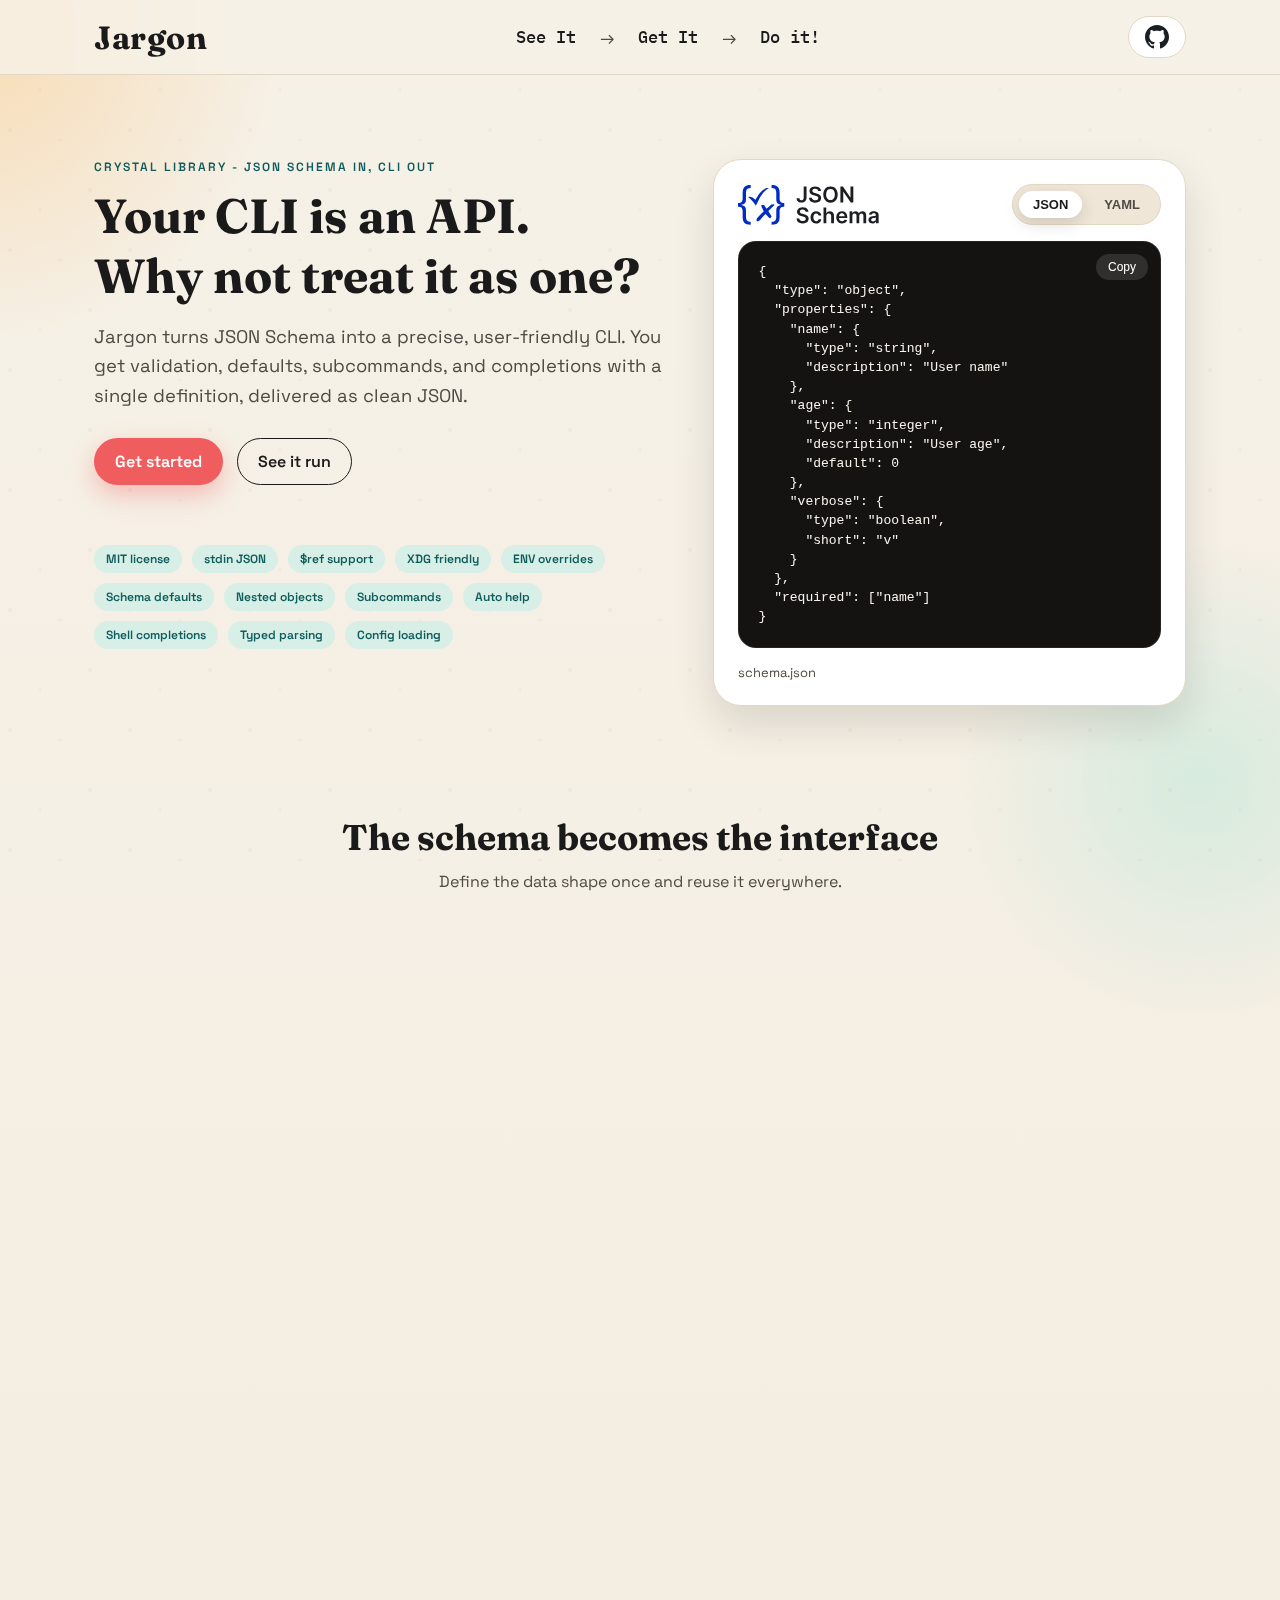
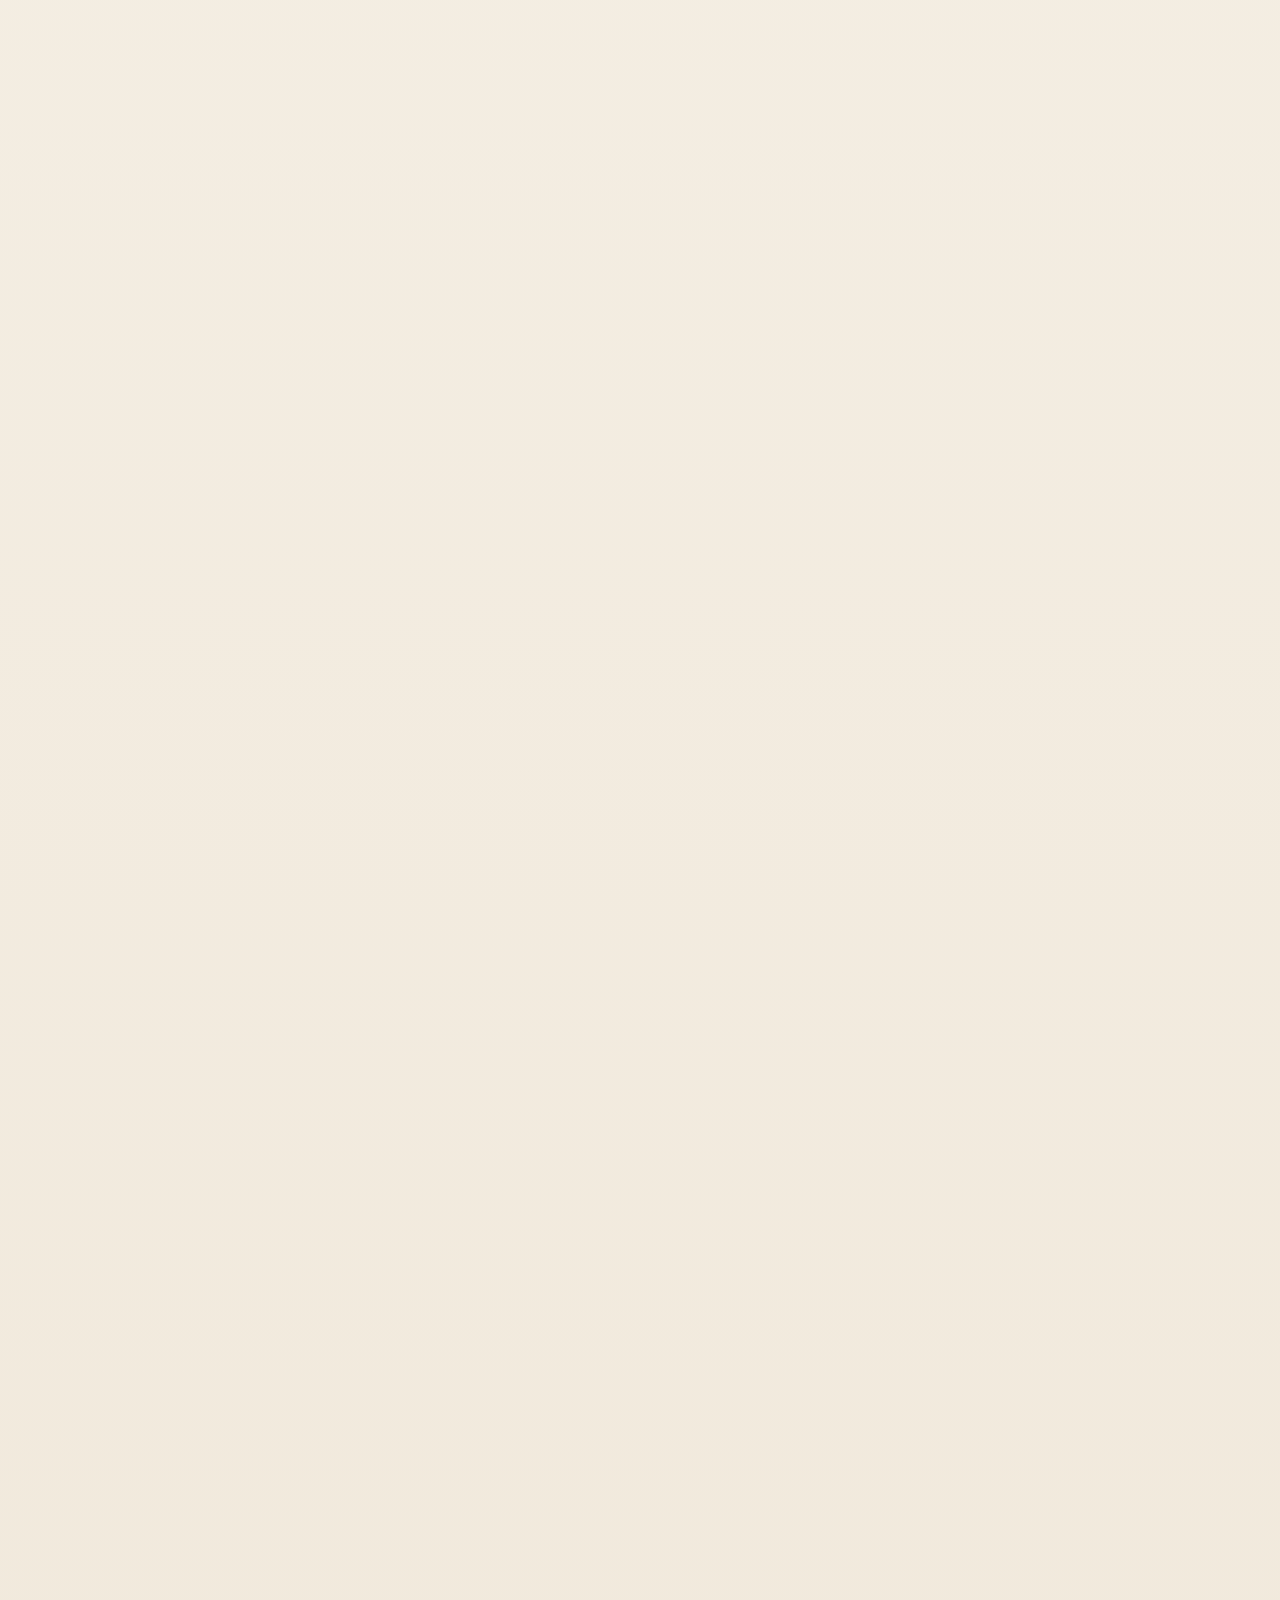
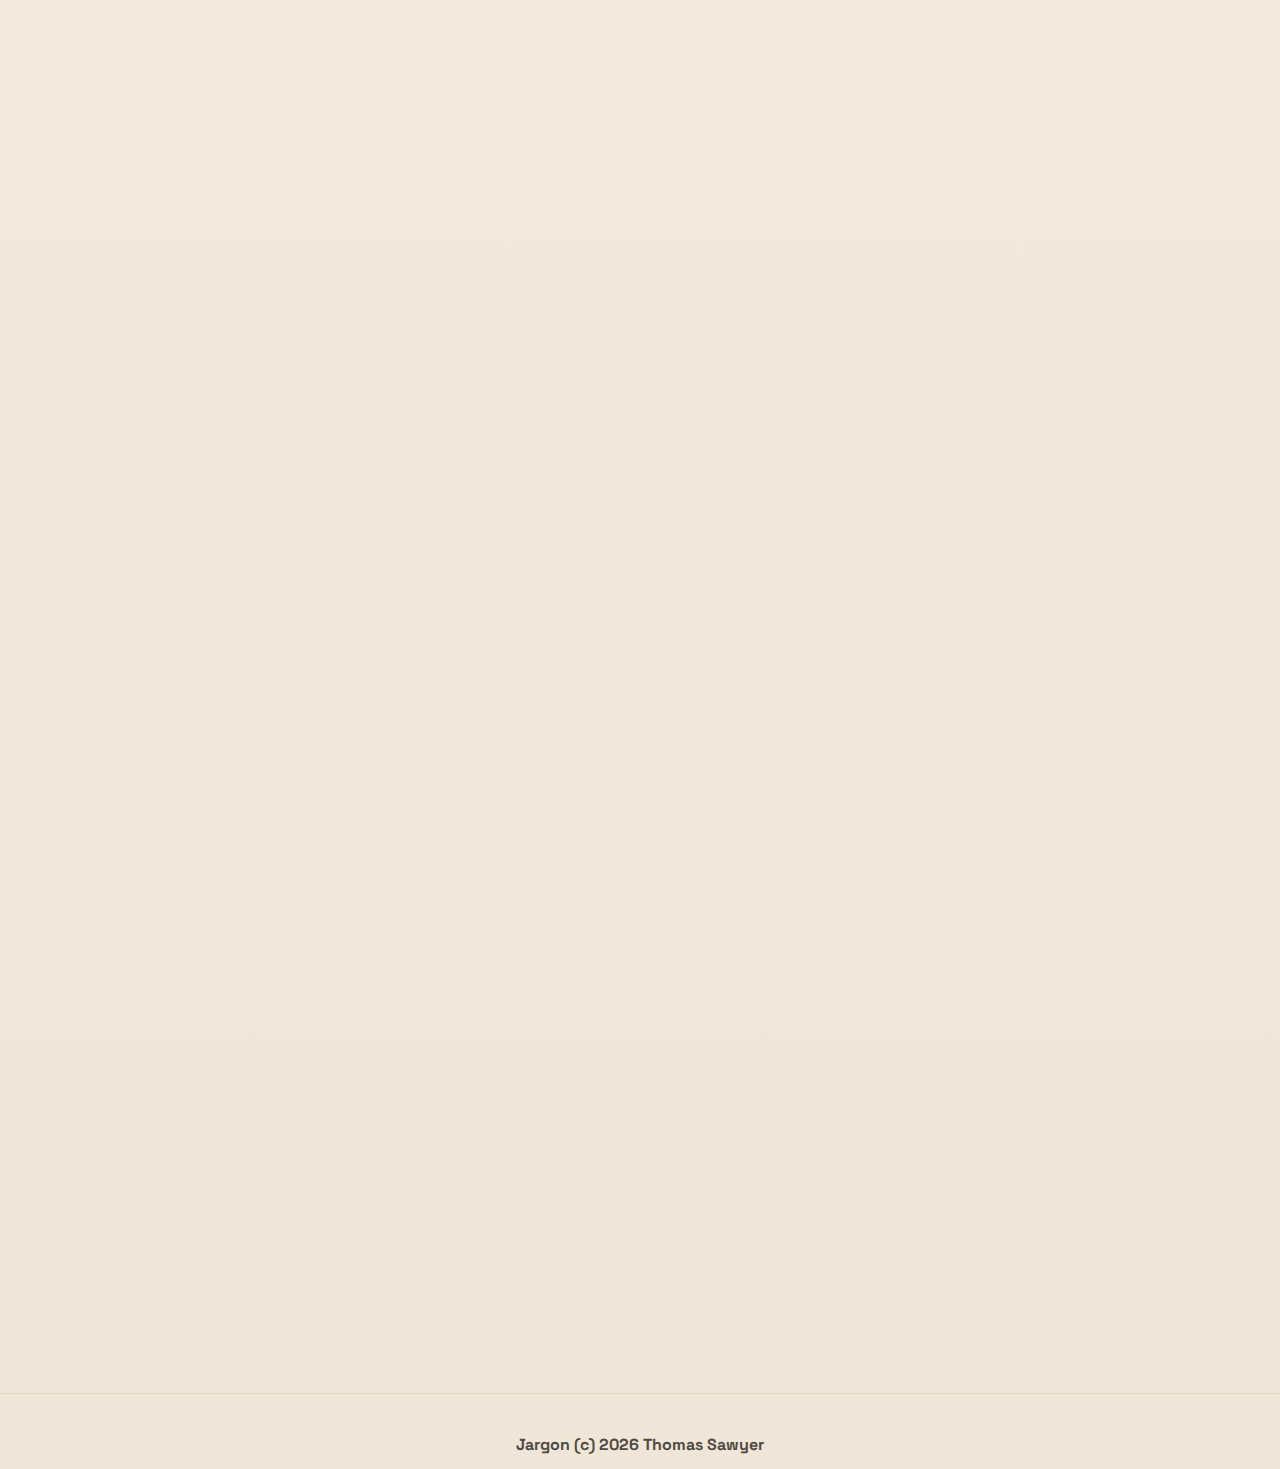
<file: docs/index.html>
<!doctype html>
<html lang="en">
  <head>
    <meta charset="utf-8" />
    <meta name="viewport" content="width=device-width, initial-scale=1" />
    <title>Jargon - Schema-first CLI parsing for Crystal</title>
    <meta
      name="description"
      content="Jargon is a Crystal library that turns JSON Schema into a precise, friendly CLI with validation, defaults, subcommands, and completions."
    />
    <link rel="stylesheet" href="styles.css" />
  </head>
  <body>
    <div class="bg-shape bg-shape-a"></div>
    <div class="bg-shape bg-shape-b"></div>
    <div class="grain"></div>

    <nav class="nav">
      <div class="nav-inner">
        <div class="logo">Jargon</div>
        <div class="nav-links">
          <a href="#demo">See It</a>
          <span class="nav-separator">→</span>
          <a href="#features">Get It</a>
          <span class="nav-separator">→</span>
          <a href="#get-started">Do it!</a>
        </div>
        <a class="btn small github-link" href="https://github.com/trans/jargon" aria-label="GitHub">
          <img src="assets/github.svg" alt="" class="github-icon" />
        </a>
      </div>
    </nav>

    <header class="hero">
      <div class="hero-content reveal" style="--delay: 0.05s">
        <div class="eyebrow">Crystal library - JSON Schema in, CLI out</div>
        <h1>Your CLI is an API.<br /><span class="hero-break">Why not treat it as one?</span></h1>
        <p class="lead">
          Jargon turns JSON Schema into a precise, user-friendly CLI. You get
          validation, defaults, subcommands, and completions with a single
          definition, delivered as clean JSON.
        </p>
        <div class="cta-row">
          <a class="btn primary" href="#get-started">Get started</a>
          <a class="btn ghost" href="#demo">See it run</a>
        </div>
        <div class="meta-row">
          <div class="meta-chip">MIT license</div>
          <div class="meta-chip">stdin JSON</div>
          <div class="meta-chip">$ref support</div>
          <div class="meta-chip">XDG friendly</div>
          <div class="meta-chip">ENV overrides</div>
          <div class="meta-chip">Schema defaults</div>
          <div class="meta-chip">Nested objects</div>
          <div class="meta-chip">Subcommands</div>
          <div class="meta-chip">Auto help</div>
          <div class="meta-chip">Shell completions</div>
          <div class="meta-chip">Typed parsing</div>
          <div class="meta-chip">Config loading</div>
        </div>
      </div>

      <div class="hero-card reveal" style="--delay: 0.15s" data-tabs>
        <div class="card-header">
          <img src="assets/json-schema.svg" alt="JSON Schema" class="schema-logo" />
          <div class="tab-bar">
            <button class="tab-button active" data-tab="json">JSON</button>
            <button class="tab-button" data-tab="yaml">YAML</button>
          </div>
        </div>
        <div class="tabbed">
          <div class="code-block wrap" data-tab-content="json">
            <button class="copy">Copy</button>
            <pre><code>{
  "type": "object",
  "properties": {
    "name": {
      "type": "string",
      "description": "User name"
    },
    "age": {
      "type": "integer",
      "description": "User age",
      "default": 0
    },
    "verbose": {
      "type": "boolean",
      "short": "v"
    }
  },
  "required": ["name"]
}</code></pre>
          </div>
          <div class="code-block wrap hidden" data-tab-content="yaml">
            <button class="copy">Copy</button>
            <pre><code>type: object
properties:
  name:
    type: string
    description: User name
  age:
    type: integer
    description: User age
    default: 0
  verbose:
    type: boolean
    short: v
required:
  - name</code></pre>
          </div>
        </div>
        <div class="mini-note"><span class="schema-label" data-schema-label>schema.json</span></div>
      </div>
    </header>

    <section class="section steps">
      <div class="section-head reveal" style="--delay: 0.05s">
        <h2>The schema becomes the interface</h2>
        <p>Define the data shape once and reuse it everywhere.</p>
      </div>
      <div class="steps-grid">
        <div class="step-card reveal" style="--delay: 0.1s">
          <div class="step-number">01</div>
          <h3>Define your schema</h3>
          <p>Describe data types, defaults, env overrides, and descriptions.</p>
        </div>
        <div class="step-card reveal" style="--delay: 0.15s">
          <div class="step-number">02</div>
          <h3>Parse with confidence</h3>
          <p>Jargon validates inputs and produces consistent JSON output.</p>
        </div>
        <div class="step-card reveal" style="--delay: 0.2s">
          <div class="step-number">03</div>
          <h3>Ship with polish</h3>
          <p>Automatic help, completions, and subcommands come built in.</p>
        </div>
      </div>
    </section>

    <section id="demo" class="section">
      <div class="section-head reveal" style="--delay: 0.05s">
        <h2>Seeing is believing</h2>
        <p>A tiny demo script that shows parsing, nesting, and validation.</p>
      </div>
      <div
        class="terminal-card reveal"
        style="--delay: 0.1s"
        data-terminal
        data-default-script="schema"
      >
        <div class="terminal-header">
          <div class="terminal-dots">
            <span></span>
            <span></span>
            <span></span>
          </div>
          <div class="terminal-title">jargon-demo</div>
          <div class="terminal-pill">live</div>
        </div>
        <div class="terminal-body">
          <div class="terminal-output"></div>
        </div>
      </div>
      <div class="terminal-controls reveal" style="--delay: 0.15s">
        <button class="pill-button active" data-terminal-script="schema">
          Define Schema
        </button>
        <button class="pill-button" data-terminal-script="crystal">
          Crystallize
        </button>
        <button class="pill-button" data-terminal-script="run">
          Execute
        </button>
        <button class="pill-button" data-terminal-script="help">
          Show Help
        </button>
        <button class="pill-button" data-terminal-script="validation">
          Validate
        </button>
        <button class="pill-button" data-terminal-script="arguments">
          Argument Styles
        </button>
      </div>
    </section>

    <section id="features" class="section">
      <div class="section-head reveal" style="--delay: 0.05s">
        <h2>Built for real-world CLIs</h2>
        <p>
          Jargon keeps the CLI surface area predictable, while still letting you
          express complex data shapes with nested objects and refs.
        </p>
      </div>
      <div class="feature-grid">
        <article class="card reveal" style="--delay: 0.1s">
          <h3>Schema-first validation</h3>
          <p>
            Required fields, enum constraints, and strict type checks are all
            derived from your JSON Schema.
          </p>
        </article>
        <article class="card reveal" style="--delay: 0.15s">
          <h3>XDG config aware</h3>
          <p>Loads config from standard XDG paths with project overrides.</p>
        </article>
        <article class="card reveal" style="--delay: 0.2s">
          <h3>Defaults &amp; precedence</h3>
          <p>Schema defaults, config files, and env vars layer predictably.</p>
        </article>
        <article class="card reveal" style="--delay: 0.25s">
          <h3>Environment bindings</h3>
          <p>Map options to env vars and coerce types automatically.</p>
        </article>
        <article class="card reveal" style="--delay: 0.3s">
          <h3>Subcommands without ceremony</h3>
          <p>Compose nested sub-parsers, with a default command fallback.</p>
        </article>
        <article class="card reveal" style="--delay: 0.4s">
          <h3>Positional + variadic</h3>
          <p>Mix ordered arguments with a variadic tail for lists.</p>
        </article>
        <article class="card reveal" style="--delay: 0.45s">
          <h3>Flexible input styles</h3>
          <p>Accept flags, key=value, or key:value without extra parsing.</p>
        </article>
        <article class="card reveal" style="--delay: 0.5s">
          <h3>Nested object paths</h3>
          <p>Use dotted keys like user.name for deep objects.</p>
        </article>
        <article class="card reveal" style="--delay: 0.55s">
          <h3>Stdin JSON mode</h3>
          <p>Parse full JSON payloads via stdin with a single dash.</p>
        </article>
        <article class="card reveal" style="--delay: 0.6s">
          <h3>Help &amp; hints</h3>
          <p>Auto-generated help plus typo suggestions for options.</p>
        </article>
        <article class="card reveal" style="--delay: 0.65s">
          <h3>Schema reuse</h3>
          <p>Share definitions via $ref and keep specs DRY.</p>
        </article>
        <article class="card reveal" style="--delay: 0.7s">
          <h3>Shell completions</h3>
          <p>Generate bash, zsh, and fish scripts from the same schema.</p>
        </article>
      </div>
    </section>


    <section id="completions" class="section">
      <div class="section-head reveal" style="--delay: 0.05s">
        <h2>Completions that stay in sync</h2>
        <p>Generate scripts for bash, zsh, and fish straight from your schema.</p>
      </div>
      <div class="split">
        <div class="callout compact reveal" style="--delay: 0.1s">
          <h3>One command per shell</h3>
          <p>
            Jargon can emit shell completion scripts without any extra tooling.
            Hook them into your install process or generate on demand.
          </p>
          <div class="tag-row">
            <span>bash</span>
            <span>zsh</span>
            <span>fish</span>
          </div>
        </div>
        <div class="code-block reveal" style="--delay: 0.15s">
          <button class="copy">Copy</button>
          <pre><code>cli = Jargon.cli("mycmd", json: schema)
puts cli.bash_completion
puts cli.zsh_completion
puts cli.fish_completion</code></pre>
        </div>
      </div>
    </section>

    <section class="section">
      <div class="section-head reveal" style="--delay: 0.05s">
        <h2>Designed for clarity</h2>
        <p>Help output reads like docs because descriptions come from the schema.</p>
      </div>
      <div class="split">
        <div class="callout reveal" style="--delay: 0.1s">
          <h3>Succinct help, by design</h3>
          <p>
            Perfectly concise help messages that stay readable and focused.
            Deep dives belong in <strong>man pages</strong>, not in the CLI overview.
          </p>
        </div>
        <div class="code-block reveal" style="--delay: 0.15s">
          <button class="copy">Copy</button>
          <pre><code>Usage: mycmd [options]

Options:
  -v, --verbose           [default: false]
      Enable verbose logging
  --count=&lt;integer&gt;       [default: 10]
      Number of retries
  --mode=&lt;string&gt;
      Operation mode</code></pre>
        </div>
      </div>
    </section>

    <section id="get-started" class="section">
      <div class="section-head reveal" style="--delay: 0.05s">
        <h2>Get started in minutes</h2>
        <p>Install the shard, load a schema, and parse.</p>
      </div>
      <div class="split">
        <div class="callout reveal" style="--delay: 0.15s">
          <h3>From shard to CLI</h3>
          <p>
            Add Jargon to your shard dependencies, run <code>shards update</code>,
            define your schema, wire it up in your code (easy peasy), and enjoy a friendly CLI.
          </p>
        </div>
        <div class="code-block reveal" style="--delay: 0.1s">
          <button class="copy">Copy</button>
          <pre><code># shard.yml

dependencies:
  jargon:
    github: trans/jargon</code></pre>
        </div>
      </div>
    </section>

    <section id="get-involved" class="section">
      <div class="section-head reveal" style="--delay: 0.05s">
        <h2>Get involved</h2>
        <p>Contribute, explore the docs, or ship Jargon in your next CLI.</p>
      </div>
      <div class="split">
        <div class="callout reveal" style="--delay: 0.1s">
          <h3>Build with the community</h3>
          <p>
            Jargon is MIT-licensed and built to be hacked on. Open issues, send
            PRs, or browse the API docs to dive deeper.
          </p>
          <div class="link-row">
            <a class="btn primary" href="https://github.com/trans/jargon">
              GitHub repo
            </a>
            <a
              class="btn"
              href="https://crystaldoc.info/github/trans/jargon/v0.9.1/index.html"
            >
              API docs
            </a>
            <a
              class="btn"
              href="https://shards.info/github/trans/jargon/"
            >
              Shard stats
            </a>
          </div>
        </div>
        <div class="callout reveal" style="--delay: 0.15s">
          <h3>Developer friendly</h3>
          <p>
            Schema-driven help, JSON output, and shell completions make it easy
            to ship polished command lines quickly.
          </p>
          <div class="tag-row">
            <a class="btn" href="https://opensource.org/license/mit">
              MIT
            </a>
            <a class="btn" href="https://crystal-lang.org/">
              Crystal
            </a>
            <a class="btn" href="https://json-schema.org/">
              JSON Schema
            </a>
          </div>
        </div>
      </div>
    </section>

    <footer class="footer">
      <div><strong>Jargon (c) 2026 Thomas Sawyer</strong></div>
    </footer>

    <script src="script.js"></script>
  </body>
</html>
</file>
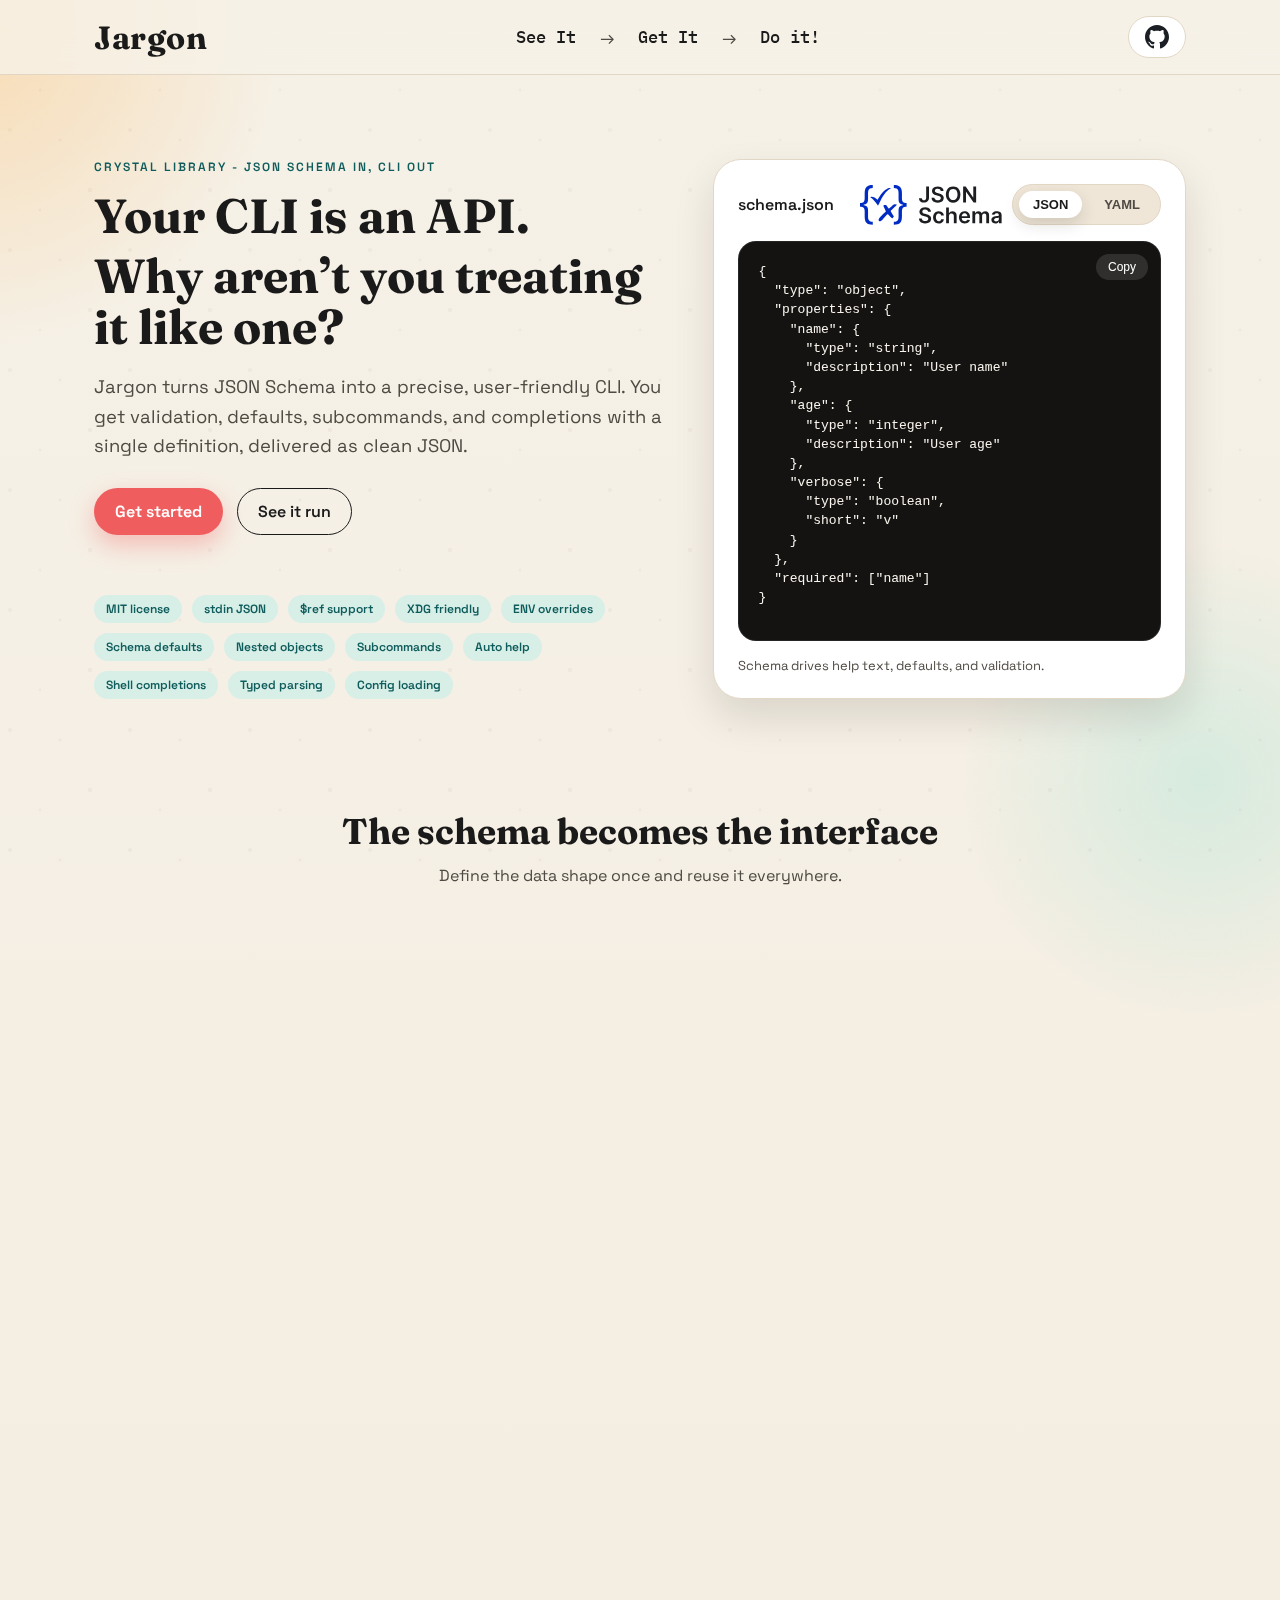
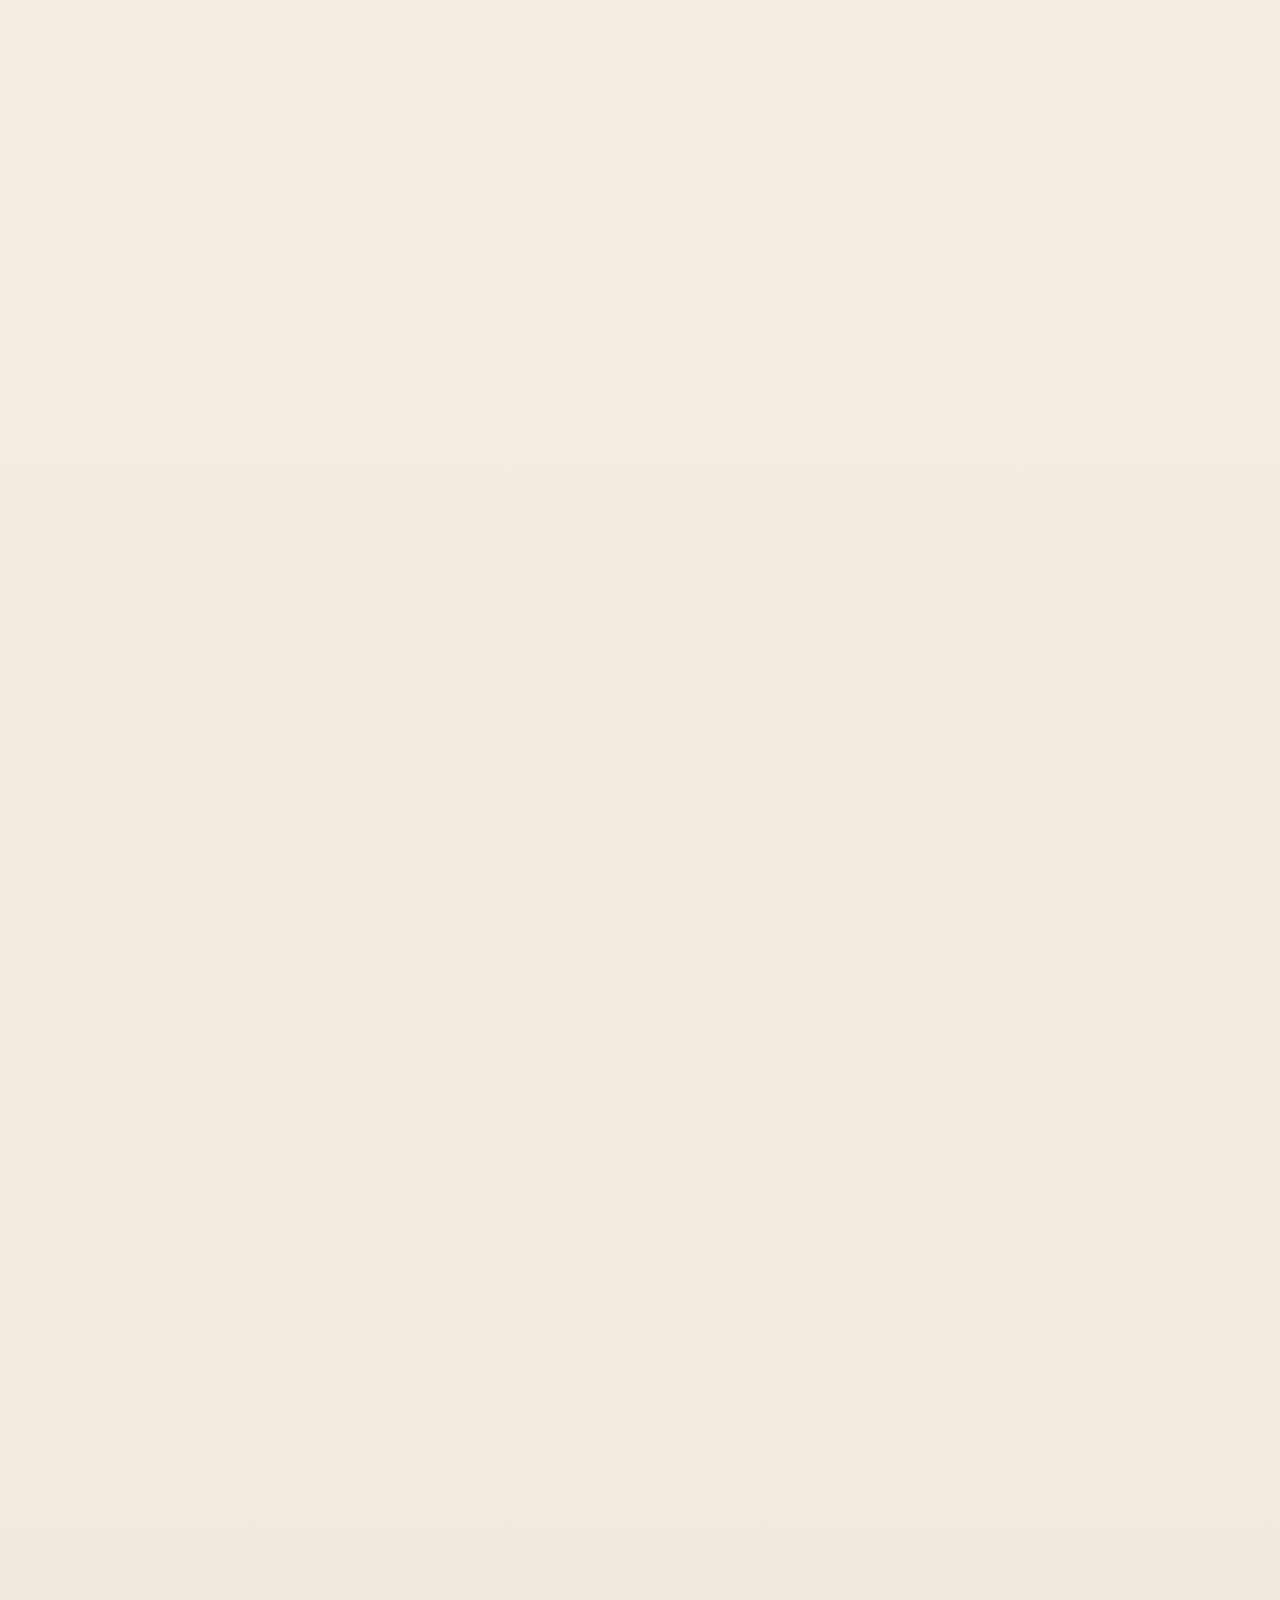
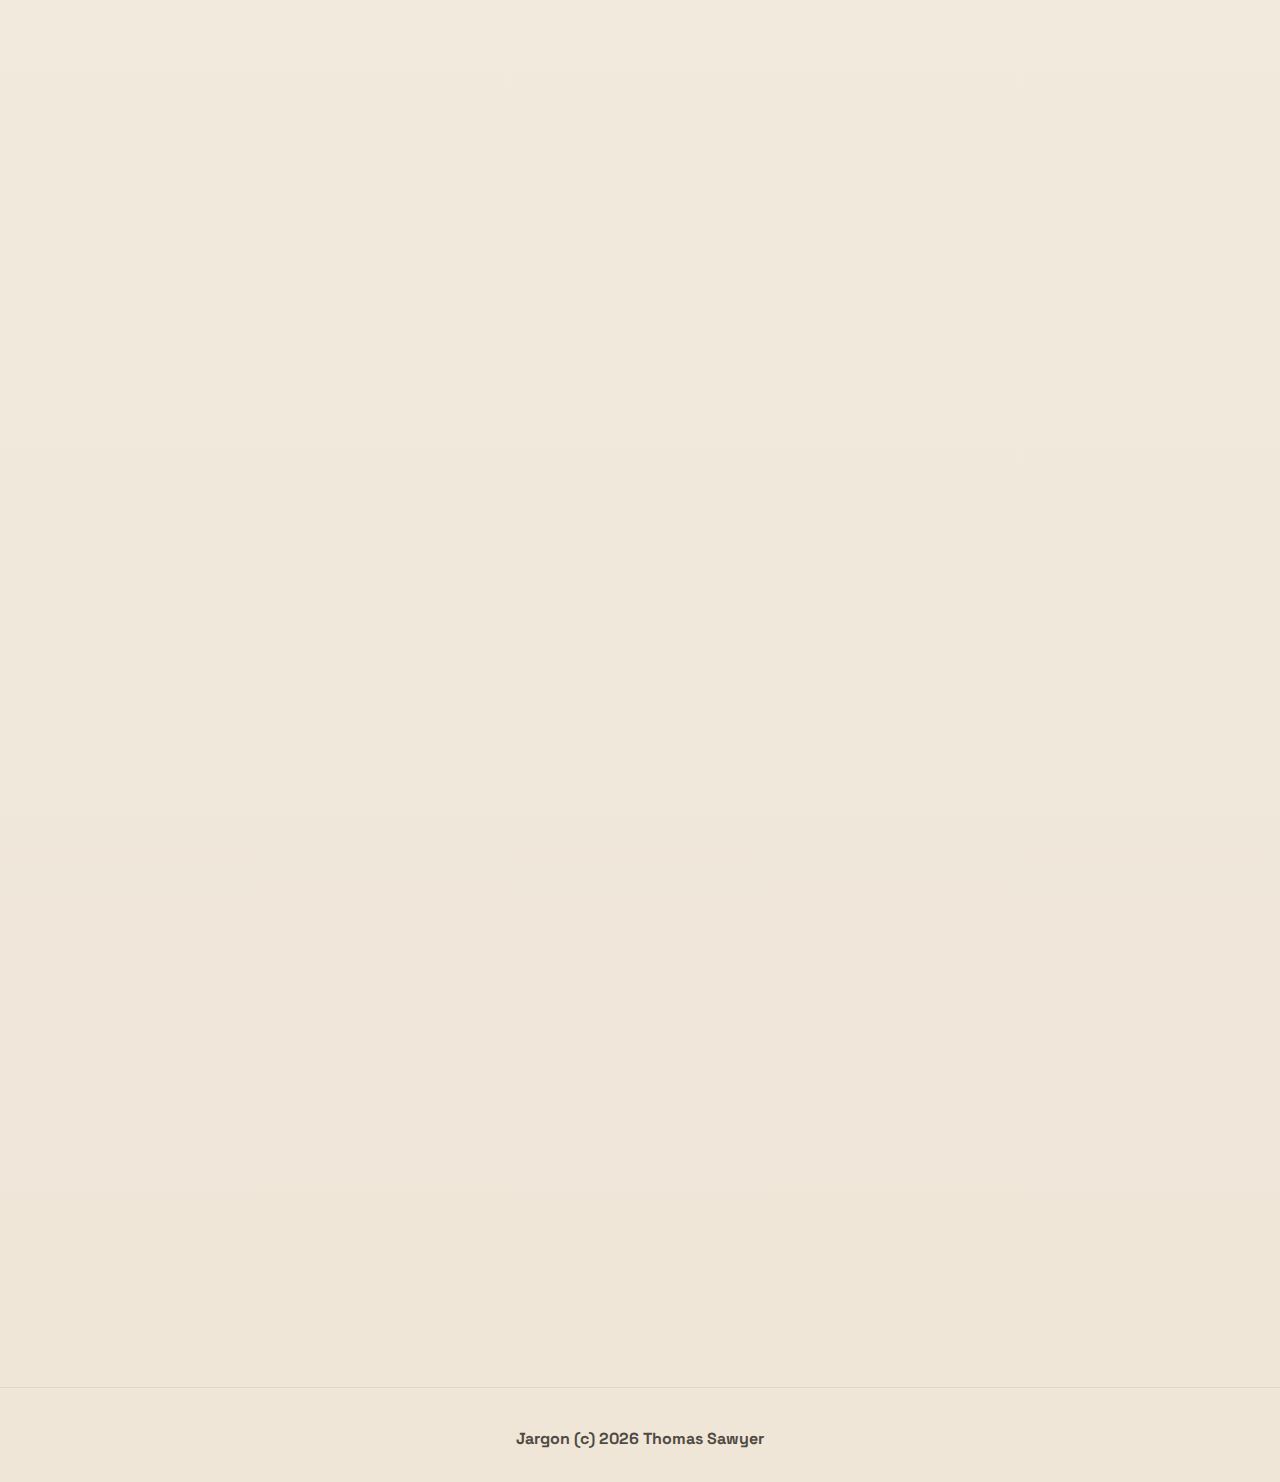
<file: web/index.html>
<!doctype html>
<html lang="en">
  <head>
    <meta charset="utf-8" />
    <meta name="viewport" content="width=device-width, initial-scale=1" />
    <title>Jargon - Schema-first CLI parsing for Crystal</title>
    <meta
      name="description"
      content="Jargon is a Crystal library that turns JSON Schema into a precise, friendly CLI with validation, defaults, subcommands, and completions."
    />
    <link rel="stylesheet" href="styles.css" />
  </head>
  <body>
    <div class="bg-shape bg-shape-a"></div>
    <div class="bg-shape bg-shape-b"></div>
    <div class="grain"></div>

    <nav class="nav">
      <div class="nav-inner">
        <div class="logo">Jargon</div>
        <div class="nav-links">
          <a href="#demo">See It</a>
          <span class="nav-separator">→</span>
          <a href="#features">Get It</a>
          <span class="nav-separator">→</span>
          <a href="#get-started">Do it!</a>
        </div>
        <a class="btn small github-link" href="https://github.com/trans/jargon" aria-label="GitHub">
          <img src="assets/github.svg" alt="" class="github-icon" />
        </a>
      </div>
    </nav>

    <header class="hero">
      <div class="hero-content reveal" style="--delay: 0.05s">
        <div class="eyebrow">Crystal library - JSON Schema in, CLI out</div>
        <h1>Your CLI is an API.<br /><span class="hero-break">Why aren&rsquo;t you treating it like one?</span></h1>
        <p class="lead">
          Jargon turns JSON Schema into a precise, user-friendly CLI. You get
          validation, defaults, subcommands, and completions with a single
          definition, delivered as clean JSON.
        </p>
        <div class="cta-row">
          <a class="btn primary" href="#get-started">Get started</a>
          <a class="btn ghost" href="#demo">See it run</a>
        </div>
        <div class="meta-row">
          <div class="meta-chip">MIT license</div>
          <div class="meta-chip">stdin JSON</div>
          <div class="meta-chip">$ref support</div>
          <div class="meta-chip">XDG friendly</div>
          <div class="meta-chip">ENV overrides</div>
          <div class="meta-chip">Schema defaults</div>
          <div class="meta-chip">Nested objects</div>
          <div class="meta-chip">Subcommands</div>
          <div class="meta-chip">Auto help</div>
          <div class="meta-chip">Shell completions</div>
          <div class="meta-chip">Typed parsing</div>
          <div class="meta-chip">Config loading</div>
        </div>
      </div>

      <div class="hero-card reveal" style="--delay: 0.15s" data-tabs>
        <div class="card-header">
          <span class="schema-label" data-schema-label>schema.json</span>
          <div class="card-actions">
            <img src="assets/json-schema.svg" alt="JSON Schema" class="schema-logo" />
            <div class="tab-bar">
              <button class="tab-button active" data-tab="json">JSON</button>
              <button class="tab-button" data-tab="yaml">YAML</button>
            </div>
          </div>
        </div>
        <div class="tabbed">
          <div class="code-block wrap" data-tab-content="json">
            <button class="copy">Copy</button>
            <pre><code>{
  "type": "object",
  "properties": {
    "name": {
      "type": "string",
      "description": "User name"
    },
    "age": {
      "type": "integer",
      "description": "User age"
    },
    "verbose": {
      "type": "boolean",
      "short": "v"
    }
  },
  "required": ["name"]
}</code></pre>
          </div>
          <div class="code-block wrap hidden" data-tab-content="yaml">
            <button class="copy">Copy</button>
            <pre><code>type: object
properties:
  name:
    type: string
    description: User name
  age:
    type: integer
    description: User age
  verbose:
    type: boolean
    short: v
required:
  - name</code></pre>
          </div>
        </div>
        <div class="mini-note">Schema drives help text, defaults, and validation.</div>
      </div>
    </header>

    <section class="section steps">
      <div class="section-head reveal" style="--delay: 0.05s">
        <h2>The schema becomes the interface</h2>
        <p>Define the data shape once and reuse it everywhere.</p>
      </div>
      <div class="steps-grid">
        <div class="step-card reveal" style="--delay: 0.1s">
          <div class="step-number">01</div>
          <h3>Define your schema</h3>
          <p>Describe data types, defaults, env overrides, and descriptions.</p>
        </div>
        <div class="step-card reveal" style="--delay: 0.15s">
          <div class="step-number">02</div>
          <h3>Parse with confidence</h3>
          <p>Jargon validates inputs and produces consistent JSON output.</p>
        </div>
        <div class="step-card reveal" style="--delay: 0.2s">
          <div class="step-number">03</div>
          <h3>Ship with polish</h3>
          <p>Automatic help, completions, and subcommands come built in.</p>
        </div>
      </div>
    </section>

    <section id="demo" class="section">
      <div class="section-head reveal" style="--delay: 0.05s">
        <h2>Seeing is believing</h2>
        <p>A tiny demo script that shows parsing, nesting, and validation.</p>
      </div>
      <div
        class="terminal-card reveal"
        style="--delay: 0.1s"
        data-terminal
        data-default-script="schema"
      >
        <div class="terminal-header">
          <div class="terminal-dots">
            <span></span>
            <span></span>
            <span></span>
          </div>
          <div class="terminal-title">jargon-demo</div>
          <div class="terminal-pill">live</div>
        </div>
        <div class="terminal-body">
          <div class="terminal-output"></div>
        </div>
      </div>
      <div class="terminal-controls reveal" style="--delay: 0.15s">
        <button class="pill-button active" data-terminal-script="schema">
          Define schema
        </button>
        <button class="pill-button" data-terminal-script="crystal">
          Crystal usage
        </button>
        <button class="pill-button" data-terminal-script="help">
          Help output
        </button>
        <button class="pill-button" data-terminal-script="run">
          Run command
        </button>
        <button class="pill-button" data-terminal-script="validation">
          Validation
        </button>
        <button class="pill-button" data-terminal-script="arguments">
          Argument styles
        </button>
      </div>
    </section>

    <section id="features" class="section">
      <div class="section-head reveal" style="--delay: 0.05s">
        <h2>Built for real-world CLIs</h2>
        <p>
          Jargon keeps the CLI surface area predictable, while still letting you
          express complex data shapes with nested objects and refs.
        </p>
      </div>
      <div class="feature-grid">
        <article class="card reveal" style="--delay: 0.1s">
          <h3>Schema-first validation</h3>
          <p>
            Required fields, enum constraints, and strict type checks are all
            derived from your JSON Schema.
          </p>
        </article>
        <article class="card reveal" style="--delay: 0.15s">
          <h3>XDG config aware</h3>
          <p>Loads config from standard XDG paths with project overrides.</p>
        </article>
        <article class="card reveal" style="--delay: 0.2s">
          <h3>Defaults &amp; precedence</h3>
          <p>Schema defaults, config files, and env vars layer predictably.</p>
        </article>
        <article class="card reveal" style="--delay: 0.25s">
          <h3>Environment bindings</h3>
          <p>Map options to env vars and coerce types automatically.</p>
        </article>
        <article class="card reveal" style="--delay: 0.3s">
          <h3>Subcommands without ceremony</h3>
          <p>Compose nested sub-parsers, with a default command fallback.</p>
        </article>
        <article class="card reveal" style="--delay: 0.4s">
          <h3>Positional + variadic</h3>
          <p>Mix ordered arguments with a variadic tail for lists.</p>
        </article>
        <article class="card reveal" style="--delay: 0.45s">
          <h3>Flexible input styles</h3>
          <p>Accept flags, key=value, or key:value without extra parsing.</p>
        </article>
        <article class="card reveal" style="--delay: 0.5s">
          <h3>Nested object paths</h3>
          <p>Use dotted keys like user.name for deep objects.</p>
        </article>
        <article class="card reveal" style="--delay: 0.55s">
          <h3>Stdin JSON mode</h3>
          <p>Parse full JSON payloads via stdin with a single dash.</p>
        </article>
        <article class="card reveal" style="--delay: 0.6s">
          <h3>Help &amp; hints</h3>
          <p>Auto-generated help plus typo suggestions for options.</p>
        </article>
        <article class="card reveal" style="--delay: 0.65s">
          <h3>Schema reuse</h3>
          <p>Share definitions via $ref and keep specs DRY.</p>
        </article>
        <article class="card reveal" style="--delay: 0.7s">
          <h3>Shell completions</h3>
          <p>Generate bash, zsh, and fish scripts from the same schema.</p>
        </article>
      </div>
    </section>


    <section id="completions" class="section">
      <div class="section-head reveal" style="--delay: 0.05s">
        <h2>Completions that stay in sync</h2>
        <p>Generate scripts for bash, zsh, and fish straight from your schema.</p>
      </div>
      <div class="split">
        <div class="callout compact reveal" style="--delay: 0.1s">
          <h3>One command per shell</h3>
          <p>
            Jargon can emit shell completion scripts without any extra tooling.
            Hook them into your install process or generate on demand.
          </p>
          <div class="tag-row">
            <span>bash</span>
            <span>zsh</span>
            <span>fish</span>
          </div>
        </div>
        <div class="code-block reveal" style="--delay: 0.15s">
          <button class="copy">Copy</button>
          <pre><code>cli = Jargon.cli("mycmd", json: schema)
puts cli.bash_completion
puts cli.zsh_completion
puts cli.fish_completion</code></pre>
        </div>
      </div>
    </section>

    <section class="section">
      <div class="section-head reveal" style="--delay: 0.05s">
        <h2>Designed for clarity</h2>
        <p>Help output reads like docs because descriptions come from the schema.</p>
      </div>
      <div class="split">
        <div class="callout reveal" style="--delay: 0.1s">
          <h3>Succinct help, by design</h3>
          <p>
            Perfectly concise help messages that stay readable and focused.
            Deep dives belong in <strong>man pages</strong>, not in the CLI overview.
          </p>
        </div>
        <div class="code-block reveal" style="--delay: 0.15s">
          <button class="copy">Copy</button>
          <pre><code>Usage: mycmd [options]

Options:
  -v, --verbose           [default: false]
      Enable verbose logging
  --count=&lt;integer&gt;       [default: 10]
      Number of retries
  --mode=&lt;string&gt;
      Operation mode</code></pre>
        </div>
      </div>
    </section>

    <section id="get-started" class="section">
      <div class="section-head reveal" style="--delay: 0.05s">
        <h2>Get started in minutes</h2>
        <p>Install the shard, load a schema, and parse.</p>
      </div>
      <div class="split">
        <div class="callout reveal" style="--delay: 0.15s">
          <h3>From shard to CLI</h3>
          <p>
            Add Jargon to your shard dependencies, run <code>shards update</code>,
            define your schema, wire it up in your code (easy peasy), and enjoy a friendly CLI.
          </p>
        </div>
        <div class="code-block reveal" style="--delay: 0.1s">
          <button class="copy">Copy</button>
          <pre><code># shard.yml

dependencies:
  jargon:
    github: trans/jargon</code></pre>
        </div>
      </div>
    </section>

    <section id="get-involved" class="section">
      <div class="section-head reveal" style="--delay: 0.05s">
        <h2>Get involved</h2>
        <p>Contribute, explore the docs, or ship Jargon in your next CLI.</p>
      </div>
      <div class="split">
        <div class="callout reveal" style="--delay: 0.1s">
          <h3>Build with the community</h3>
          <p>
            Jargon is MIT-licensed and built to be hacked on. Open issues, send
            PRs, or browse the API docs to dive deeper.
          </p>
          <div class="link-row">
            <a class="btn primary" href="https://github.com/trans/jargon">
              GitHub repo
            </a>
            <a
              class="btn"
              href="https://crystaldoc.info/github/trans/jargon/v0.9.1/index.html"
            >
              API docs
            </a>
            <a
              class="btn"
              href="https://shards.info/github/trans/jargon/"
            >
              Shard stats
            </a>
          </div>
        </div>
        <div class="callout reveal" style="--delay: 0.15s">
          <h3>Developer friendly</h3>
          <p>
            Schema-driven help, JSON output, and shell completions make it easy
            to ship polished command lines quickly.
          </p>
          <div class="tag-row">
            <a class="btn" href="https://opensource.org/license/mit">
              MIT
            </a>
            <a class="btn" href="https://crystal-lang.org/">
              Crystal
            </a>
            <a class="btn" href="https://json-schema.org/">
              JSON Schema
            </a>
          </div>
        </div>
      </div>
    </section>

    <footer class="footer">
      <div><strong>Jargon (c) 2026 Thomas Sawyer</strong></div>
    </footer>

    <script src="script.js"></script>
  </body>
</html>
</file>
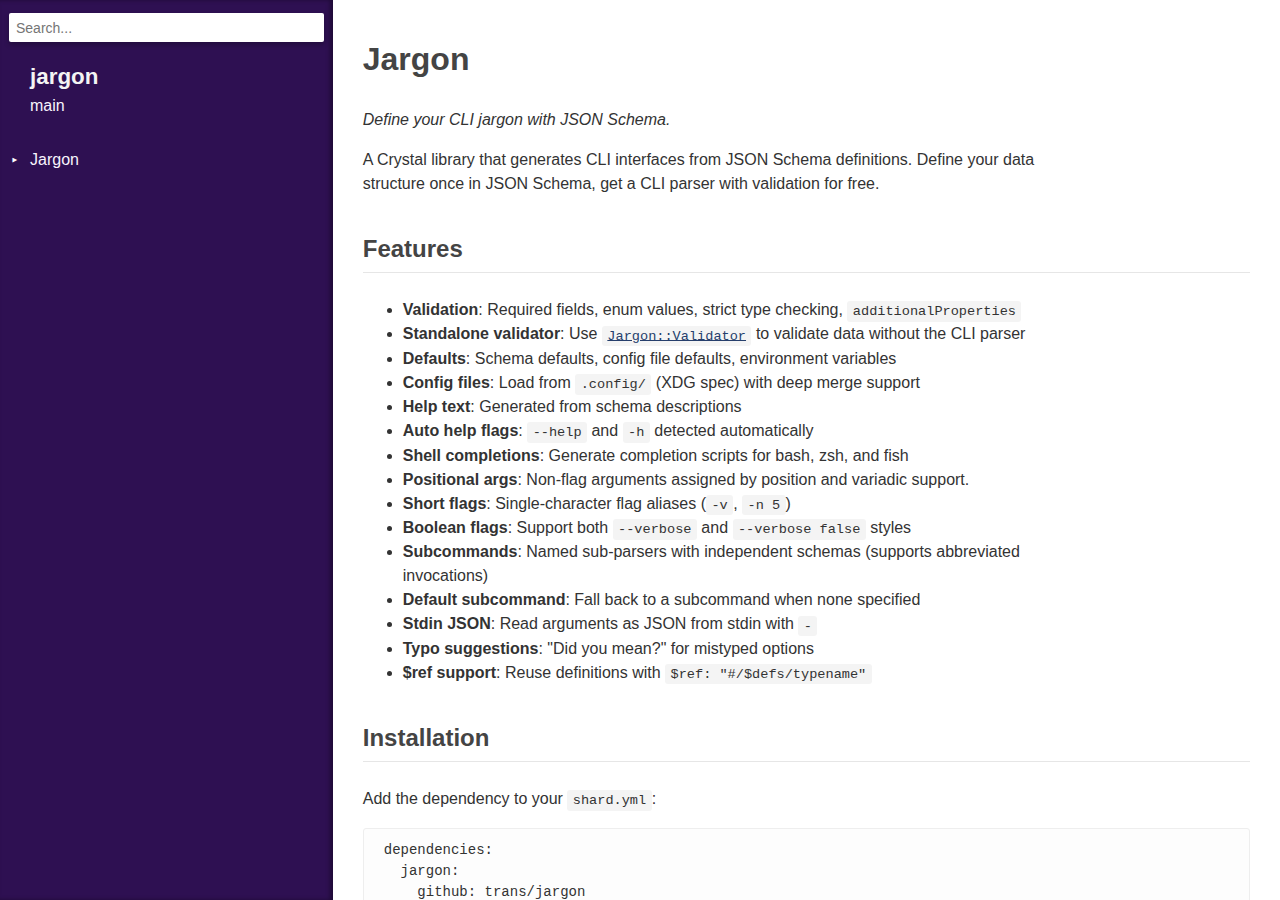
<file: docs/api/index.html>
<!DOCTYPE html>
<html lang="en">
<head>
  <meta charset="utf-8" />
<meta http-equiv="X-UA-Compatible" content="IE=edge">
<meta name="viewport" content="width=device-width, initial-scale=1.0">
<meta name="generator" content="Crystal Docs 1.19.1">
<meta name="crystal_docs.project_version" content="main">
<meta name="crystal_docs.project_name" content="jargon">



<link href="css/style.css" rel="stylesheet" type="text/css" />
<script type="text/javascript" src="js/doc.js"></script>

  <meta name="repository-name" content="jargon">
  <title>jargon main</title>
  <script type="text/javascript">
  CrystalDocs.base_path = "";
  </script>
</head>
<body>

<svg class="hidden">
  <symbol id="octicon-link" viewBox="0 0 16 16">
    <path fill="currentColor" fill-rule="evenodd" d="M4 9h1v1H4c-1.5 0-3-1.69-3-3.5S2.55 3 4 3h4c1.45 0 3 1.69 3 3.5 0 1.41-.91 2.72-2 3.25V8.59c.58-.45 1-1.27 1-2.09C10 5.22 8.98 4 8 4H4c-.98 0-2 1.22-2 2.5S3 9 4 9zm9-3h-1v1h1c1 0 2 1.22 2 2.5S13.98 12 13 12H9c-.98 0-2-1.22-2-2.5 0-.83.42-1.64 1-2.09V6.25c-1.09.53-2 1.84-2 3.25C6 11.31 7.55 13 9 13h4c1.45 0 3-1.69 3-3.5S14.5 6 13 6z"></path>
  </symbol>
</svg>
<input type="checkbox" id="sidebar-btn">
<label for="sidebar-btn" id="sidebar-btn-label">
  <svg class="open" xmlns="http://www.w3.org/2000/svg" height="2em" width="2em" viewBox="0 0 512 512"><title>Open Sidebar</title><path fill="currentColor" d="M80 96v64h352V96H80zm0 112v64h352v-64H80zm0 112v64h352v-64H80z"></path></svg>
  <svg class="close" xmlns="http://www.w3.org/2000/svg" width="2em" height="2em" viewBox="0 0 512 512"><title>Close Sidebar</title><path fill="currentColor" d="m118.6 73.4-45.2 45.2L210.7 256 73.4 393.4l45.2 45.2L256 301.3l137.4 137.3 45.2-45.2L301.3 256l137.3-137.4-45.2-45.2L256 210.7Z"></path></svg>
</label>
<div class="sidebar">
  <div class="sidebar-header">
    <div class="search-box">
      <input type="search" class="search-input" placeholder="Search..." spellcheck="false" aria-label="Search">
    </div>

    <div class="project-summary">
      <h1 class="project-name">
        <a href="index.html">
          jargon
        </a>
      </h1>

      <span class="project-version">
        main
      </span>
    </div>
  </div>

  <div class="search-results hidden">
    <ul class="search-list"></ul>
  </div>

  <div class="types-list">
    <ul>
  
  <li class="parent " data-id="jargon/Jargon" data-name="jargon">
      <a href="Jargon.html">Jargon</a>
      
        <ul>
  
  <li class=" " data-id="jargon/Jargon/CLI" data-name="jargon::cli">
      <a href="Jargon/CLI.html">CLI</a>
      
    </li>
  
  <li class=" " data-id="jargon/Jargon/Completion" data-name="jargon::completion">
      <a href="Jargon/Completion.html">Completion</a>
      
    </li>
  
  <li class=" " data-id="jargon/Jargon/FlagInfo" data-name="jargon::flaginfo">
      <a href="Jargon/FlagInfo.html">FlagInfo</a>
      
    </li>
  
  <li class=" " data-id="jargon/Jargon/ParseError" data-name="jargon::parseerror">
      <a href="Jargon/ParseError.html">ParseError</a>
      
    </li>
  
  <li class="parent " data-id="jargon/Jargon/Property" data-name="jargon::property">
      <a href="Jargon/Property.html">Property</a>
      
        <ul>
  
  <li class=" " data-id="jargon/Jargon/Property/Type" data-name="jargon::property::type">
      <a href="Jargon/Property/Type.html">Type</a>
      
    </li>
  
</ul>

      
    </li>
  
  <li class=" " data-id="jargon/Jargon/Result" data-name="jargon::result">
      <a href="Jargon/Result.html">Result</a>
      
    </li>
  
  <li class=" " data-id="jargon/Jargon/Schema" data-name="jargon::schema">
      <a href="Jargon/Schema.html">Schema</a>
      
    </li>
  
  <li class=" " data-id="jargon/Jargon/SubcommandInfo" data-name="jargon::subcommandinfo">
      <a href="Jargon/SubcommandInfo.html">SubcommandInfo</a>
      
    </li>
  
  <li class=" " data-id="jargon/Jargon/Validator" data-name="jargon::validator">
      <a href="Jargon/Validator.html">Validator</a>
      
    </li>
  
</ul>

      
    </li>
  
</ul>

  </div>
</div>


<div class="main-content">
<h1><a id="jargon" class="anchor" href="#jargon">  <svg class="octicon-link" aria-hidden="true">
    <use href="#octicon-link"/>
  </svg>
</a>Jargon</h1>
<p><em>Define your CLI jargon with JSON Schema.</em></p>
<p>A Crystal library that generates CLI interfaces from JSON Schema definitions. Define your data structure once in JSON Schema, get a CLI parser with validation for free.</p>
<h2><a id="features" class="anchor" href="#features">
  <svg class="octicon-link" aria-hidden="true">
    <use href="#octicon-link"/>
  </svg>
</a>Features</h2>
<ul>
<li><strong>Validation</strong>: Required fields, enum values, strict type checking, <code>additionalProperties</code></li>
<li><strong>Standalone validator</strong>: Use <code><a href="Jargon/Validator.html">Jargon::Validator</a></code> to validate data without the CLI parser</li>
<li><strong>Defaults</strong>: Schema defaults, config file defaults, environment variables</li>
<li><strong>Config files</strong>: Load from <code>.config/</code> (XDG spec) with deep merge support</li>
<li><strong>Help text</strong>: Generated from schema descriptions</li>
<li><strong>Auto help flags</strong>: <code>--help</code> and <code>-h</code> detected automatically</li>
<li><strong>Shell completions</strong>: Generate completion scripts for bash, zsh, and fish</li>
<li><strong>Positional args</strong>: Non-flag arguments assigned by position and variadic support.</li>
<li><strong>Short flags</strong>: Single-character flag aliases (<code>-v</code>, <code>-n 5</code>)</li>
<li><strong>Boolean flags</strong>: Support both <code>--verbose</code> and <code>--verbose false</code> styles</li>
<li><strong>Subcommands</strong>: Named sub-parsers with independent schemas (supports abbreviated invocations)</li>
<li><strong>Default subcommand</strong>: Fall back to a subcommand when none specified</li>
<li><strong>Stdin JSON</strong>: Read arguments as JSON from stdin with <code>-</code></li>
<li><strong>Typo suggestions</strong>: &quot;Did you mean?&quot; for mistyped options</li>
<li><strong>$ref support</strong>: Reuse definitions with <code>$ref: &quot;#/$defs/typename&quot;</code></li>
</ul>
<h2><a id="installation" class="anchor" href="#installation">
  <svg class="octicon-link" aria-hidden="true">
    <use href="#octicon-link"/>
  </svg>
</a>Installation</h2>
<p>Add the dependency to your <code>shard.yml</code>:</p>
<pre><code class="language-yaml">dependencies:
  jargon:
    github: trans/jargon</code></pre>
<p>Then run <code>shards install</code>.</p>
<h2><a id="usage" class="anchor" href="#usage">
  <svg class="octicon-link" aria-hidden="true">
    <use href="#octicon-link"/>
  </svg>
</a>Usage</h2>
<pre><code class="language-crystal"><span class="k">require</span> <span class="s">&quot;jargon&quot;</span>

<span class="c"># Define your schema</span>
schema <span class="o">=</span> <span class="s">%({
  &quot;type&quot;: &quot;object&quot;,
  &quot;properties&quot;: {
    &quot;name&quot;: {&quot;type&quot;: &quot;string&quot;, &quot;description&quot;: &quot;User name&quot;},
    &quot;age&quot;: {&quot;type&quot;: &quot;integer&quot;},
    &quot;verbose&quot;: {&quot;type&quot;: &quot;boolean&quot;}
  },
  &quot;required&quot;: [&quot;name&quot;]
})</span>

<span class="c"># Create CLI and run</span>
cli <span class="o">=</span> <span class="t">Jargon</span>.cli(<span class="s">&quot;myapp&quot;</span>, json: schema)
cli.run <span class="k">do</span> <span class="o">|</span>result<span class="o">|</span>
  puts result.to_pretty_json
<span class="k">end</span></code></pre>
<p>The <code>run</code> method automatically handles:</p>
<ul>
<li><code>--help</code> / <code>-h</code>: prints help and exits</li>
<li><code>--completions &lt;shell&gt;</code>: prints shell completion script and exits</li>
<li>Validation errors: prints errors to STDERR and exits with code 1</li>
</ul>
<h2><a id="yaml-schemas" class="anchor" href="#yaml-schemas">
  <svg class="octicon-link" aria-hidden="true">
    <use href="#octicon-link"/>
  </svg>
</a>YAML Schemas</h2>
<p>YAML schemas are supported directly:</p>
<pre><code class="language-yaml"># schema.yaml
type: object
properties:
  name:
    type: string
    description: User name
  verbose:
    type: boolean
    short: v
required:
  - name</code></pre>
<pre><code class="language-crystal">schema <span class="o">=</span> <span class="t">File</span>.read(<span class="s">&quot;schema.yaml&quot;</span>)
cli <span class="o">=</span> <span class="t">Jargon</span>.cli(<span class="s">&quot;myapp&quot;</span>, yaml: schema)</code></pre>
<h2><a id="argument-styles" class="anchor" href="#argument-styles">
  <svg class="octicon-link" aria-hidden="true">
    <use href="#octicon-link"/>
  </svg>
</a>Argument Styles</h2>
<p>Three styles are supported interchangeably:</p>
<pre><code class="language-sh"># Equals style (minimal)
myapp name=John age=30 verbose=true

# Colon style
myapp name:John age:30 verbose:true

# Traditional style
myapp --name John --age 30 --verbose</code></pre>
<p>Mix and match as you like:</p>
<pre><code class="language-sh">myapp name=John --age 30 verbose:true</code></pre>
<h2><a id="nested-objects" class="anchor" href="#nested-objects">
  <svg class="octicon-link" aria-hidden="true">
    <use href="#octicon-link"/>
  </svg>
</a>Nested Objects</h2>
<p>Use dot notation for nested properties:</p>
<pre><code class="language-crystal">schema <span class="o">=</span> <span class="s">%({
  &quot;type&quot;: &quot;object&quot;,
  &quot;properties&quot;: {
    &quot;user&quot;: {
      &quot;type&quot;: &quot;object&quot;,
      &quot;properties&quot;: {
        &quot;name&quot;: {&quot;type&quot;: &quot;string&quot;},
        &quot;email&quot;: {&quot;type&quot;: &quot;string&quot;}
      }
    }
  }
})</span>

cli <span class="o">=</span> <span class="t">Jargon</span>.cli(<span class="s">&quot;myapp&quot;</span>, json: schema)
result <span class="o">=</span> cli.parse([<span class="s">&quot;user.name=John&quot;</span>, <span class="s">&quot;user.email=john@example.com&quot;</span>])
<span class="c"># =&gt; {&quot;user&quot;: {&quot;name&quot;: &quot;John&quot;, &quot;email&quot;: &quot;john@example.com&quot;}}</span></code></pre>
<h2><a id="supported-types" class="anchor" href="#supported-types">
  <svg class="octicon-link" aria-hidden="true">
    <use href="#octicon-link"/>
  </svg>
</a>Supported Types</h2>
<p>| JSON Schema Type | CLI Example | Notes |
|------------------|-------------|-------|
| <code>string</code> | <code>name=John</code> | Default type |
| <code>integer</code> | <code>count=42</code> | Parsed as Int64, strict validation |
| <code>number</code> | <code>rate=3.14</code> | Parsed as Float64, strict validation |
| <code>boolean</code> | <code>verbose=true</code> or <code>--verbose</code> | Flag style supported |
| <code>array</code> | <code>tags=a,b,c</code> | Comma-separated |
| <code>object</code> | <code>user.name=John</code> | Dot notation |</p>
<h3><a id="validation-constraints" class="anchor" href="#validation-constraints">
  <svg class="octicon-link" aria-hidden="true">
    <use href="#octicon-link"/>
  </svg>
</a>Validation Constraints</h3>
<p>Standard JSON Schema validation keywords are supported:</p>
<pre><code class="language-json">{
  &quot;properties&quot;: {
    &quot;port&quot;: {&quot;type&quot;: &quot;integer&quot;, &quot;minimum&quot;: 1, &quot;maximum&quot;: 65535},
    &quot;ratio&quot;: {&quot;type&quot;: &quot;number&quot;, &quot;exclusiveMinimum&quot;: 0, &quot;exclusiveMaximum&quot;: 1},
    &quot;password&quot;: {&quot;type&quot;: &quot;string&quot;, &quot;minLength&quot;: 8, &quot;maxLength&quot;: 64},
    &quot;email&quot;: {&quot;type&quot;: &quot;string&quot;, &quot;format&quot;: &quot;email&quot;},
    &quot;website&quot;: {&quot;type&quot;: &quot;string&quot;, &quot;format&quot;: &quot;uri&quot;},
    &quot;level&quot;: {&quot;type&quot;: &quot;string&quot;, &quot;enum&quot;: [&quot;debug&quot;, &quot;info&quot;, &quot;warn&quot;, &quot;error&quot;]},
    &quot;files&quot;: {&quot;type&quot;: &quot;array&quot;, &quot;minItems&quot;: 1, &quot;maxItems&quot;: 10, &quot;uniqueItems&quot;: true},
    &quot;apiVersion&quot;: {&quot;type&quot;: &quot;string&quot;, &quot;const&quot;: &quot;v1&quot;},
    &quot;tags&quot;: {
      &quot;type&quot;: &quot;array&quot;,
      &quot;items&quot;: {&quot;type&quot;: &quot;string&quot;, &quot;enum&quot;: [&quot;alpha&quot;, &quot;beta&quot;, &quot;stable&quot;]}
    }
  }
}</code></pre>
<ul>
<li><code>minimum</code>/<code>maximum</code>: numeric range (inclusive)</li>
<li><code>exclusiveMinimum</code>/<code>exclusiveMaximum</code>: numeric range (exclusive)</li>
<li><code>multipleOf</code>: value must be divisible by this number</li>
<li><code>minLength</code>/<code>maxLength</code>: string length</li>
<li><code>minItems</code>/<code>maxItems</code>: array length</li>
<li><code>uniqueItems</code>: no duplicate values in array</li>
<li><code>pattern</code>: regex validation for strings</li>
<li><code>format</code>: semantic formats (<code>email</code>, <code>uri</code>, <code>uuid</code>, <code>date</code>, <code>time</code>, <code>date-time</code>, <code>ipv4</code>, <code>ipv6</code>, <code>hostname</code>)</li>
<li><code>enum</code>: allowed values (works for array items too)</li>
<li><code>const</code>: exact value match</li>
<li><code>additionalProperties</code>: when <code>false</code>, rejects unknown keys in objects</li>
</ul>
<h3><a id="boolean-flags" class="anchor" href="#boolean-flags">
  <svg class="octicon-link" aria-hidden="true">
    <use href="#octicon-link"/>
  </svg>
</a>Boolean Flags</h3>
<p>Boolean flags support multiple styles:</p>
<pre><code class="language-sh"># Flag style (sets to true)
myapp --verbose

# Explicit value
myapp --verbose true
myapp --verbose false
myapp --enabled no

# Equals style
myapp verbose=true
myapp --verbose=false</code></pre>
<p>Recognized boolean values: <code>true</code>/<code>false</code>, <code>yes</code>/<code>no</code>, <code>on</code>/<code>off</code>, <code>1</code>/<code>0</code> (case-insensitive).</p>
<p>When a boolean flag is followed by a non-boolean value, the value is not consumed:</p>
<pre><code class="language-sh"># --verbose is true, output.txt is a positional arg
myapp --verbose output.txt</code></pre>
<h3><a id="strict-numeric-validation" class="anchor" href="#strict-numeric-validation">
  <svg class="octicon-link" aria-hidden="true">
    <use href="#octicon-link"/>
  </svg>
</a>Strict Numeric Validation</h3>
<p>Invalid numeric values produce clear error messages:</p>
<pre><code class="language-sh">$ myapp --count abc
Error: Invalid integer value 'abc' for count

$ myapp --count 10x
Error: Invalid integer value '10x' for count</code></pre>
<h3><a id="typo-suggestions" class="anchor" href="#typo-suggestions">
  <svg class="octicon-link" aria-hidden="true">
    <use href="#octicon-link"/>
  </svg>
</a>Typo Suggestions</h3>
<p>Mistyped options get helpful &quot;did you mean?&quot; suggestions:</p>
<pre><code class="language-sh">$ myapp --verbos
Error: Unknown option '--verbos'. Did you mean '--verbose'?

$ myapp --formt json
Error: Unknown option '--formt'. Did you mean '--format'?</code></pre>
<h2><a id="positional-arguments" class="anchor" href="#positional-arguments">
  <svg class="octicon-link" aria-hidden="true">
    <use href="#octicon-link"/>
  </svg>
</a>Positional Arguments</h2>
<p>Define positional arguments with the <code>positional</code> array:</p>
<pre><code class="language-crystal">schema <span class="o">=</span> <span class="s">%({
  &quot;type&quot;: &quot;object&quot;,
  &quot;positional&quot;: [&quot;file&quot;, &quot;output&quot;],
  &quot;properties&quot;: {
    &quot;file&quot;: {&quot;type&quot;: &quot;string&quot;, &quot;description&quot;: &quot;Input file&quot;},
    &quot;output&quot;: {&quot;type&quot;: &quot;string&quot;, &quot;description&quot;: &quot;Output file&quot;},
    &quot;verbose&quot;: {&quot;type&quot;: &quot;boolean&quot;}
  },
  &quot;required&quot;: [&quot;file&quot;]
})</span>

cli <span class="o">=</span> <span class="t">Jargon</span>.cli(<span class="s">&quot;myapp&quot;</span>, json: schema)
result <span class="o">=</span> cli.parse([<span class="s">&quot;input.txt&quot;</span>, <span class="s">&quot;output.txt&quot;</span>, <span class="s">&quot;--verbose&quot;</span>])
<span class="c"># =&gt; {&quot;file&quot;: &quot;input.txt&quot;, &quot;output&quot;: &quot;output.txt&quot;, &quot;verbose&quot;: true}</span></code></pre>
<pre><code class="language-sh">myapp input.txt output.txt --verbose</code></pre>
<h3><a id="variadic-positionals" class="anchor" href="#variadic-positionals">
  <svg class="octicon-link" aria-hidden="true">
    <use href="#octicon-link"/>
  </svg>
</a>Variadic Positionals</h3>
<p>When the last positional has <code>type: array</code>, it collects all remaining arguments:</p>
<pre><code class="language-crystal">schema <span class="o">=</span> <span class="s">%({
  &quot;type&quot;: &quot;object&quot;,
  &quot;positional&quot;: [&quot;files&quot;],
  &quot;properties&quot;: {
    &quot;files&quot;: {&quot;type&quot;: &quot;array&quot;, &quot;description&quot;: &quot;Input files&quot;},
    &quot;number&quot;: {&quot;type&quot;: &quot;boolean&quot;, &quot;short&quot;: &quot;n&quot;}
  }
})</span>

cli <span class="o">=</span> <span class="t">Jargon</span>.cli(<span class="s">&quot;cat&quot;</span>, json: schema)
result <span class="o">=</span> cli.parse([<span class="s">&quot;-n&quot;</span>, <span class="s">&quot;a.txt&quot;</span>, <span class="s">&quot;b.txt&quot;</span>, <span class="s">&quot;c.txt&quot;</span>])
<span class="c"># =&gt; {&quot;number&quot;: true, &quot;files&quot;: [&quot;a.txt&quot;, &quot;b.txt&quot;, &quot;c.txt&quot;]}</span></code></pre>
<pre><code class="language-sh">cat -n a.txt b.txt c.txt</code></pre>
<p>Note: Flags should come before variadic positionals. Collection stops at the first flag encountered.</p>
<h2><a id="short-flags" class="anchor" href="#short-flags">
  <svg class="octicon-link" aria-hidden="true">
    <use href="#octicon-link"/>
  </svg>
</a>Short Flags</h2>
<p>Define short flag aliases with the <code>short</code> property:</p>
<pre><code class="language-crystal">schema <span class="o">=</span> <span class="s">%({
  &quot;type&quot;: &quot;object&quot;,
  &quot;properties&quot;: {
    &quot;verbose&quot;: {&quot;type&quot;: &quot;boolean&quot;, &quot;short&quot;: &quot;v&quot;},
    &quot;count&quot;: {&quot;type&quot;: &quot;integer&quot;, &quot;short&quot;: &quot;n&quot;},
    &quot;output&quot;: {&quot;type&quot;: &quot;string&quot;, &quot;short&quot;: &quot;o&quot;}
  }
})</span>

cli <span class="o">=</span> <span class="t">Jargon</span>.cli(<span class="s">&quot;myapp&quot;</span>, json: schema)
result <span class="o">=</span> cli.parse([<span class="s">&quot;-v&quot;</span>, <span class="s">&quot;-n&quot;</span>, <span class="s">&quot;5&quot;</span>, <span class="s">&quot;-o&quot;</span>, <span class="s">&quot;out.txt&quot;</span>])
<span class="c"># =&gt; {&quot;verbose&quot;: true, &quot;count&quot;: 5, &quot;output&quot;: &quot;out.txt&quot;}</span></code></pre>
<pre><code class="language-sh">myapp -v -n 5 -o out.txt
myapp --verbose --count 5 --output out.txt  # equivalent</code></pre>
<h2><a id="help-flags" class="anchor" href="#help-flags">
  <svg class="octicon-link" aria-hidden="true">
    <use href="#octicon-link"/>
  </svg>
</a>Help Flags</h2>
<p>Jargon automatically detects <code>--help</code> and <code>-h</code> flags. When using <code>run</code>, help is printed and the program exits automatically:</p>
<pre><code class="language-crystal">cli <span class="o">=</span> <span class="t">Jargon</span>.cli(<span class="s">&quot;myapp&quot;</span>, json: schema)
cli.run <span class="k">do</span> <span class="o">|</span>result<span class="o">|</span>
  <span class="c"># This block only runs if --help was NOT passed</span>
  puts result.to_pretty_json
<span class="k">end</span></code></pre>
<pre><code class="language-sh">myapp --help           # top-level help
myapp -h               # same
myapp fetch --help     # subcommand help
myapp config set -h    # nested subcommand help</code></pre>
<p>If you need manual control, use <code>parse</code> instead:</p>
<pre><code class="language-crystal">result <span class="o">=</span> cli.parse(<span class="t">ARGV</span>)

<span class="k">if</span> result.help_requested?
  <span class="k">if</span> subcmd <span class="o">=</span> result.help_subcommand
    puts cli.help(subcmd)
  <span class="k">else</span>
    puts cli.help
  <span class="k">end</span>
  exit <span class="n">0</span>
<span class="k">end</span></code></pre>
<p>If you define a <code>help</code> property or use <code>-h</code> as a short flag for something else, Jargon won't intercept those flags:</p>
<pre><code class="language-crystal"><span class="c"># User-defined help property takes precedence</span>
schema <span class="o">=</span> <span class="s">%({
  &quot;type&quot;: &quot;object&quot;,
  &quot;properties&quot;: {
    &quot;help&quot;: {&quot;type&quot;: &quot;string&quot;, &quot;description&quot;: &quot;Help topic&quot;},
    &quot;host&quot;: {&quot;type&quot;: &quot;string&quot;, &quot;short&quot;: &quot;h&quot;}
  }
})</span>

cli <span class="o">=</span> <span class="t">Jargon</span>.cli(<span class="s">&quot;myapp&quot;</span>, json: schema)
result <span class="o">=</span> cli.parse([<span class="s">&quot;--help&quot;</span>, <span class="s">&quot;topic&quot;</span>])
result.help_requested?  <span class="c"># =&gt; false</span>
result[<span class="s">&quot;help&quot;</span>].as_s     <span class="c"># =&gt; &quot;topic&quot;</span>

result <span class="o">=</span> cli.parse([<span class="s">&quot;-h&quot;</span>, <span class="s">&quot;localhost&quot;</span>])
result[<span class="s">&quot;host&quot;</span>].as_s     <span class="c"># =&gt; &quot;localhost&quot;</span></code></pre>
<h2><a id="shell-completions" class="anchor" href="#shell-completions">
  <svg class="octicon-link" aria-hidden="true">
    <use href="#octicon-link"/>
  </svg>
</a>Shell Completions</h2>
<p>Jargon can generate shell completion scripts for bash, zsh, and fish. When using <code>run</code>, the <code>--completions &lt;shell&gt;</code> flag is handled automatically:</p>
<h3><a id="installing-completions" class="anchor" href="#installing-completions">
  <svg class="octicon-link" aria-hidden="true">
    <use href="#octicon-link"/>
  </svg>
</a>Installing Completions</h3>
<p>Generate the completion script once and save it to your shell's completions directory:</p>
<pre><code class="language-sh"># Bash
myapp --completions bash &gt; ~/.local/share/bash-completion/completions/myapp

# Zsh (ensure ~/.zfunc is in your fpath)
myapp --completions zsh &gt; ~/.zfunc/_myapp

# Fish
myapp --completions fish &gt; ~/.config/fish/completions/myapp.fish</code></pre>
<p>The generated scripts provide completions for:</p>
<ul>
<li>Subcommand names</li>
<li>Long flags (<code>--verbose</code>, <code>--output</code>)</li>
<li>Short flags (<code>-v</code>, <code>-o</code>)</li>
<li>Enum values (e.g., <code>--format json|yaml|xml</code>)</li>
<li>Nested subcommands</li>
</ul>
<h3><a id="manual-completion-handling" class="anchor" href="#manual-completion-handling">
  <svg class="octicon-link" aria-hidden="true">
    <use href="#octicon-link"/>
  </svg>
</a>Manual Completion Handling</h3>
<p>If you need manual control, use <code>parse</code>:</p>
<pre><code class="language-crystal">cli <span class="o">=</span> <span class="t">Jargon</span>.cli(<span class="s">&quot;myapp&quot;</span>, json: schema)
result <span class="o">=</span> cli.parse(<span class="t">ARGV</span>)

<span class="k">if</span> result.completion_requested?
  <span class="k">case</span> result.completion_shell
  <span class="k">when</span> <span class="s">&quot;bash&quot;</span> <span class="k">then</span> puts cli.bash_completion
  <span class="k">when</span> <span class="s">&quot;zsh&quot;</span>  <span class="k">then</span> puts cli.zsh_completion
  <span class="k">when</span> <span class="s">&quot;fish&quot;</span> <span class="k">then</span> puts cli.fish_completion
  <span class="k">end</span>
  exit <span class="n">0</span>
<span class="k">end</span></code></pre>
<h2><a id="subcommands" class="anchor" href="#subcommands">
  <svg class="octicon-link" aria-hidden="true">
    <use href="#octicon-link"/>
  </svg>
</a>Subcommands</h2>
<p>Create CLIs with subcommands, each with their own schema:</p>
<pre><code class="language-crystal">cli <span class="o">=</span> <span class="t">Jargon</span>.new(<span class="s">&quot;myapp&quot;</span>)

cli.subcommand(<span class="s">&quot;fetch&quot;</span>, json: <span class="s">%({
  &quot;type&quot;: &quot;object&quot;,
  &quot;positional&quot;: [&quot;url&quot;],
  &quot;properties&quot;: {
    &quot;url&quot;: {&quot;type&quot;: &quot;string&quot;, &quot;description&quot;: &quot;Resource URL&quot;},
    &quot;depth&quot;: {&quot;type&quot;: &quot;integer&quot;, &quot;short&quot;: &quot;d&quot;}
  },
  &quot;required&quot;: [&quot;url&quot;]
})</span>)

cli.subcommand(<span class="s">&quot;save&quot;</span>, json: <span class="s">%({
  &quot;type&quot;: &quot;object&quot;,
  &quot;properties&quot;: {
    &quot;message&quot;: {&quot;type&quot;: &quot;string&quot;, &quot;short&quot;: &quot;m&quot;},
    &quot;all&quot;: {&quot;type&quot;: &quot;boolean&quot;, &quot;short&quot;: &quot;a&quot;}
  },
  &quot;required&quot;: [&quot;message&quot;]
})</span>)

cli.run <span class="k">do</span> <span class="o">|</span>result<span class="o">|</span>
  <span class="k">case</span> result.subcommand
  <span class="k">when</span> <span class="s">&quot;fetch&quot;</span>
    url <span class="o">=</span> result[<span class="s">&quot;url&quot;</span>].as_s
    depth <span class="o">=</span> result[<span class="s">&quot;depth&quot;</span>]?.try(<span class="o">&amp;</span>.as_i64)
  <span class="k">when</span> <span class="s">&quot;save&quot;</span>
    message <span class="o">=</span> result[<span class="s">&quot;message&quot;</span>].as_s
    all <span class="o">=</span> result[<span class="s">&quot;all&quot;</span>]?.try(<span class="o">&amp;</span>.as_bool) <span class="o">||</span> <span class="n">false</span>
  <span class="k">end</span>
<span class="k">end</span></code></pre>
<pre><code class="language-sh">myapp fetch https://example.com/resource -d 1
myapp save -m &quot;Updated config&quot; -a</code></pre>
<h3><a id="nested-subcommands" class="anchor" href="#nested-subcommands">
  <svg class="octicon-link" aria-hidden="true">
    <use href="#octicon-link"/>
  </svg>
</a>Nested Subcommands</h3>
<p>Create nested subcommands by passing a <code>CLI</code> instance as the subcommand:</p>
<pre><code class="language-crystal">config <span class="o">=</span> <span class="t">Jargon</span>.new(<span class="s">&quot;config&quot;</span>)
config.subcommand(<span class="s">&quot;set&quot;</span>, json: <span class="s">%({
  &quot;type&quot;: &quot;object&quot;,
  &quot;positional&quot;: [&quot;key&quot;, &quot;value&quot;],
  &quot;properties&quot;: {
    &quot;key&quot;: {&quot;type&quot;: &quot;string&quot;},
    &quot;value&quot;: {&quot;type&quot;: &quot;string&quot;}
  },
  &quot;required&quot;: [&quot;key&quot;, &quot;value&quot;]
})</span>)
config.subcommand(<span class="s">&quot;get&quot;</span>, json: <span class="s">%({
  &quot;type&quot;: &quot;object&quot;,
  &quot;positional&quot;: [&quot;key&quot;],
  &quot;properties&quot;: {
    &quot;key&quot;: {&quot;type&quot;: &quot;string&quot;}
  }
})</span>)

cli <span class="o">=</span> <span class="t">Jargon</span>.new(<span class="s">&quot;myapp&quot;</span>)
cli.subcommand(<span class="s">&quot;config&quot;</span>, config)
cli.subcommand(<span class="s">&quot;status&quot;</span>, json: <span class="s">%({&quot;type&quot;: &quot;object&quot;, &quot;properties&quot;: {}})</span>)

cli.run <span class="k">do</span> <span class="o">|</span>result<span class="o">|</span>
  <span class="k">case</span> result.subcommand
  <span class="k">when</span> <span class="s">&quot;config set&quot;</span>
    key <span class="o">=</span> result[<span class="s">&quot;key&quot;</span>].as_s
    value <span class="o">=</span> result[<span class="s">&quot;value&quot;</span>].as_s
  <span class="k">when</span> <span class="s">&quot;config get&quot;</span>
    key <span class="o">=</span> result[<span class="s">&quot;key&quot;</span>].as_s
  <span class="k">when</span> <span class="s">&quot;status&quot;</span>
    <span class="c"># ...</span>
  <span class="k">end</span>
<span class="k">end</span></code></pre>
<pre><code class="language-sh">myapp config set api_url https://api.example.com
myapp config get api_url
myapp status</code></pre>
<p>The <code>result.subcommand</code> returns the full path as a space-separated string (e.g., <code>&quot;config set&quot;</code>).</p>
<h3><a id="default-subcommand" class="anchor" href="#default-subcommand">
  <svg class="octicon-link" aria-hidden="true">
    <use href="#octicon-link"/>
  </svg>
</a>Default Subcommand</h3>
<p>Set a default subcommand to use when no subcommand name is given:</p>
<pre><code class="language-crystal">cli <span class="o">=</span> <span class="t">Jargon</span>.new(<span class="s">&quot;xerp&quot;</span>)

cli.subcommand(<span class="s">&quot;index&quot;</span>, json: <span class="s">%({...})</span>)
cli.subcommand(<span class="s">&quot;query&quot;</span>, json: <span class="s">%({
  &quot;type&quot;: &quot;object&quot;,
  &quot;positional&quot;: [&quot;query_text&quot;],
  &quot;properties&quot;: {
    &quot;query_text&quot;: {&quot;type&quot;: &quot;string&quot;},
    &quot;top&quot;: {&quot;type&quot;: &quot;integer&quot;, &quot;default&quot;: 10, &quot;short&quot;: &quot;n&quot;}
  }
})</span>)

cli.default_subcommand(<span class="s">&quot;query&quot;</span>)</code></pre>
<pre><code class="language-sh"># These are equivalent:
xerp query &quot;search term&quot; -n 5
xerp &quot;search term&quot; -n 5</code></pre>
<p>Note: If the first argument matches a subcommand name, it's treated as a subcommand, not as input to the default. Use the explicit form if you need to search for a term that matches a subcommand name.</p>
<h3><a id="subcommand-abbreviations" class="anchor" href="#subcommand-abbreviations">
  <svg class="octicon-link" aria-hidden="true">
    <use href="#octicon-link"/>
  </svg>
</a>Subcommand Abbreviations</h3>
<p>Subcommands can be abbreviated to any unique prefix (minimum 3 characters):</p>
<pre><code class="language-sh">$ myapp checkout main   # full name
$ myapp check main      # abbreviated (if unambiguous)
$ myapp che main        # still works

$ myapp ch main         # too short (&lt; 3 chars) - error
$ myapp co main         # ambiguous (commit? config?) - error</code></pre>
<h3><a id="global-options" class="anchor" href="#global-options">
  <svg class="octicon-link" aria-hidden="true">
    <use href="#octicon-link"/>
  </svg>
</a>Global Options</h3>
<p>Use <code>Jargon.merge</code> to add common options to all subcommands:</p>
<pre><code class="language-crystal">global <span class="o">=</span> <span class="s">%({
  &quot;type&quot;: &quot;object&quot;,
  &quot;properties&quot;: {
    &quot;verbose&quot;: {&quot;type&quot;: &quot;boolean&quot;, &quot;short&quot;: &quot;v&quot;, &quot;description&quot;: &quot;Verbose output&quot;},
    &quot;config&quot;: {&quot;type&quot;: &quot;string&quot;, &quot;short&quot;: &quot;c&quot;, &quot;description&quot;: &quot;Config file path&quot;}
  }
})</span>

cli <span class="o">=</span> <span class="t">Jargon</span>.new(<span class="s">&quot;myapp&quot;</span>)

cli.subcommand(<span class="s">&quot;fetch&quot;</span>, json: <span class="t">Jargon</span>.merge(<span class="s">%({
  &quot;type&quot;: &quot;object&quot;,
  &quot;positional&quot;: [&quot;url&quot;],
  &quot;properties&quot;: {
    &quot;url&quot;: {&quot;type&quot;: &quot;string&quot;},
    &quot;depth&quot;: {&quot;type&quot;: &quot;integer&quot;, &quot;short&quot;: &quot;d&quot;}
  }
})</span>, global))

cli.subcommand(<span class="s">&quot;sync&quot;</span>, json: <span class="t">Jargon</span>.merge(<span class="s">%({
  &quot;type&quot;: &quot;object&quot;,
  &quot;properties&quot;: {
    &quot;force&quot;: {&quot;type&quot;: &quot;boolean&quot;, &quot;short&quot;: &quot;f&quot;}
  }
})</span>, global))</code></pre>
<pre><code class="language-sh">myapp fetch https://example.com/data -v
myapp sync --force --config myconfig.json</code></pre>
<p>Subcommand properties take precedence if there's a conflict with global properties.</p>
<h3><a id="file-based-subcommands" class="anchor" href="#file-based-subcommands">
  <svg class="octicon-link" aria-hidden="true">
    <use href="#octicon-link"/>
  </svg>
</a>File-Based Subcommands</h3>
<p>Load subcommands from external files for cleaner organization:</p>
<pre><code class="language-crystal">cli <span class="o">=</span> <span class="t">Jargon</span>.new(<span class="s">&quot;myapp&quot;</span>)
cli.subcommand(<span class="s">&quot;fetch&quot;</span>, file: <span class="s">&quot;schemas/fetch.yaml&quot;</span>)
cli.subcommand(<span class="s">&quot;save&quot;</span>, file: <span class="s">&quot;schemas/save.json&quot;</span>)</code></pre>
<p>Or define all subcommands in a single multi-document file:</p>
<pre><code class="language-yaml"># commands.yaml
---
name: fetch
type: object
properties:
  url: {type: string}
---
name: save
type: object
properties:
  file: {type: string}</code></pre>
<pre><code class="language-crystal"><span class="c"># Load as top-level subcommands</span>
cli <span class="o">=</span> <span class="t">Jargon</span>.cli(<span class="s">&quot;myapp&quot;</span>, file: <span class="s">&quot;commands.yaml&quot;</span>)
<span class="c"># or</span>
cli <span class="o">=</span> <span class="t">Jargon</span>.new(<span class="s">&quot;myapp&quot;</span>)
cli.subcommand(file: <span class="s">&quot;commands.yaml&quot;</span>)</code></pre>
<p>Load multi-doc as nested subcommands by providing a parent name:</p>
<pre><code class="language-crystal">cli <span class="o">=</span> <span class="t">Jargon</span>.new(<span class="s">&quot;myapp&quot;</span>)
cli.subcommand(<span class="s">&quot;config&quot;</span>, file: <span class="s">&quot;config_commands.yaml&quot;</span>)  <span class="c"># config get, config set, etc.</span></code></pre>
<p>Multi-document format is auto-detected for <code>json:</code>, <code>yaml:</code>, and <code>file:</code> parameters. Each document must have a <code>name</code> field.</p>
<p>JSON uses relaxed JSONL (consecutive objects with whitespace):</p>
<pre><code class="language-json">{
  &quot;name&quot;: &quot;fetch&quot;,
  &quot;type&quot;: &quot;object&quot;,
  &quot;properties&quot;: {&quot;url&quot;: {&quot;type&quot;: &quot;string&quot;}}
}
{
  &quot;name&quot;: &quot;save&quot;,
  &quot;type&quot;: &quot;object&quot;,
  &quot;properties&quot;: {&quot;file&quot;: {&quot;type&quot;: &quot;string&quot;}}
}</code></pre>
<h3><a id="schema-mixins" class="anchor" href="#schema-mixins">
  <svg class="octicon-link" aria-hidden="true">
    <use href="#octicon-link"/>
  </svg>
</a>Schema Mixins</h3>
<p>Share properties across subcommands using standard JSON Schema <code>$id</code>, <code>$ref</code>, and <code>allOf</code>:</p>
<pre><code class="language-yaml">---
$id: global
properties:
  verbose: {type: boolean, short: v}
  config: {type: string, short: c}
---
$id: output
properties:
  format: {type: string, enum: [json, yaml, csv]}
---
name: fetch
allOf:
  - {$ref: global}
  - properties:
      url: {type: string}
---
name: export
allOf:
  - {$ref: global}
  - {$ref: output}
  - properties:
      file: {type: string}</code></pre>
<ul>
<li>Schemas with <code>$id</code> (no <code>name</code>) are mixins - not registered as subcommands</li>
<li><code>$ref</code> in <code>allOf</code> resolves to mixins defined in the same file</li>
<li>Properties are merged; <code>type: object</code> is inferred if missing</li>
<li>Subcommands explicitly opt-in via <code>allOf</code></li>
</ul>
<p>This approach uses standard JSON Schema keywords while keeping mixin definitions alongside subcommands in a single file.</p>
<h3><a id="json-from-stdin" class="anchor" href="#json-from-stdin">
  <svg class="octicon-link" aria-hidden="true">
    <use href="#octicon-link"/>
  </svg>
</a>JSON from Stdin</h3>
<p>Use <code>-</code> to read JSON input from stdin:</p>
<pre><code class="language-sh"># JSON with subcommand field
echo '{&quot;subcommand&quot;: &quot;query&quot;, &quot;query_text&quot;: &quot;search term&quot;, &quot;top&quot;: 5}' | xerp -

# JSON args for explicit subcommand
echo '{&quot;result_id&quot;: &quot;abc123&quot;, &quot;useful&quot;: true}' | xerp mark -</code></pre>
<p>If no <code>subcommand</code> field is present in <code>xerp -</code>, the default subcommand is used (if set).</p>
<p>The field name is configurable:</p>
<pre><code class="language-crystal">cli.subcommand_key(<span class="s">&quot;op&quot;</span>)  <span class="c"># default is &quot;subcommand&quot;</span></code></pre>
<pre><code class="language-sh">echo '{&quot;op&quot;: &quot;query&quot;, &quot;query_text&quot;: &quot;search&quot;}' | xerp -</code></pre>
<h2><a id="environment-variables" class="anchor" href="#environment-variables">
  <svg class="octicon-link" aria-hidden="true">
    <use href="#octicon-link"/>
  </svg>
</a>Environment Variables</h2>
<p>Map schema properties to environment variables with the <code>env</code> property:</p>
<pre><code class="language-crystal">schema <span class="o">=</span> <span class="s">%({
  &quot;type&quot;: &quot;object&quot;,
  &quot;properties&quot;: {
    &quot;api-key&quot;: {&quot;type&quot;: &quot;string&quot;, &quot;env&quot;: &quot;MY_APP_API_KEY&quot;},
    &quot;host&quot;: {&quot;type&quot;: &quot;string&quot;, &quot;env&quot;: &quot;MY_APP_HOST&quot;, &quot;default&quot;: &quot;localhost&quot;},
    &quot;debug&quot;: {&quot;type&quot;: &quot;boolean&quot;, &quot;env&quot;: &quot;MY_APP_DEBUG&quot;}
  }
})</span>

cli <span class="o">=</span> <span class="t">Jargon</span>.cli(<span class="s">&quot;myapp&quot;</span>, json: schema)
cli.run <span class="k">do</span> <span class="o">|</span>result<span class="o">|</span>
  <span class="c"># result contains api-key, host from env, debug from CLI</span>
<span class="k">end</span></code></pre>
<pre><code class="language-sh">export MY_APP_API_KEY=secret123
export MY_APP_HOST=prod.example.com
myapp --debug  # api-key and host from env, debug from CLI</code></pre>
<p>Merge order (highest priority first):</p>
<ol>
<li>CLI arguments</li>
<li>Environment variables</li>
<li>Config file defaults</li>
<li>Schema defaults</li>
</ol>
<h2><a id="config-files" class="anchor" href="#config-files">
  <svg class="octicon-link" aria-hidden="true">
    <use href="#octicon-link"/>
  </svg>
</a>Config Files</h2>
<p>Load configuration from standard XDG locations with <code>load_config</code>. Supports YAML and JSON:</p>
<pre><code class="language-crystal">cli <span class="o">=</span> <span class="t">Jargon</span>.cli(<span class="s">&quot;myapp&quot;</span>, json: schema)
config <span class="o">=</span> cli.load_config  <span class="c"># Returns JSON::Any or nil</span>
cli.run(defaults: config) <span class="k">do</span> <span class="o">|</span>result<span class="o">|</span>
  <span class="c"># ...</span>
<span class="k">end</span></code></pre>
<p>Paths searched (first found wins, or merged if <code>merge: true</code>):</p>
<ol>
<li><code>./.config/myapp.yaml</code> / <code>.yml</code> / <code>.json</code> (project local)</li>
<li><code>./.config/myapp/config.yaml</code> / <code>.yml</code> / <code>.json</code> (project local, directory style)</li>
<li><code>$XDG_CONFIG_HOME/myapp.yaml</code> / <code>.yml</code> / <code>.json</code> (user global, typically <code>~/.config</code>)</li>
<li><code>$XDG_CONFIG_HOME/myapp/config.yaml</code> / <code>.yml</code> / <code>.json</code> (user global, directory style)</li>
</ol>
<p>YAML is preferred over JSON when both exist at the same location.</p>
<p>By default, configs are deep-merged with project overriding user:</p>
<pre><code class="language-crystal"><span class="c"># Merge all found configs (default) - project wins over user</span>
config <span class="o">=</span> cli.load_config

<span class="c"># Or first-found wins</span>
config <span class="o">=</span> cli.load_config(merge: <span class="n">false</span>)</code></pre>
<h3><a id="deep-merge" class="anchor" href="#deep-merge">
  <svg class="octicon-link" aria-hidden="true">
    <use href="#octicon-link"/>
  </svg>
</a>Deep Merge</h3>
<p>Nested objects are recursively merged, not overwritten:</p>
<pre><code class="language-yaml"># User config (~/.config/myapp.yaml)
database:
  host: localhost
  port: 5432
  user: default_user

# Project config (.config/myapp.yaml)
database:
  host: production.example.com

# Result after merge:
database:
  host: production.example.com  # from project
  port: 5432                    # preserved from user
  user: default_user            # preserved from user</code></pre>
<h3><a id="config-warnings" class="anchor" href="#config-warnings">
  <svg class="octicon-link" aria-hidden="true">
    <use href="#octicon-link"/>
  </svg>
</a>Config Warnings</h3>
<p>Invalid config files emit warnings to STDERR by default. To suppress:</p>
<pre><code class="language-crystal"><span class="t">Jargon</span>.config_warnings <span class="o">=</span> <span class="n">false</span>
config <span class="o">=</span> cli.load_config
<span class="t">Jargon</span>.config_warnings <span class="o">=</span> <span class="n">true</span></code></pre>
<p>Example project config (<code>.config/myapp.yaml</code>):</p>
<pre><code class="language-yaml">host: localhost
port: 8080
debug: true</code></pre>
<p>Or JSON (<code>.config/myapp.json</code>):</p>
<pre><code class="language-json">{
  &quot;host&quot;: &quot;localhost&quot;,
  &quot;port&quot;: 8080,
  &quot;debug&quot;: true
}</code></pre>
<p>The <code>defaults:</code> parameter accepts any JSON-like data, so you can load config however you prefer:</p>
<pre><code class="language-crystal"><span class="c"># From YAML</span>
config <span class="o">=</span> <span class="t">YAML</span>.parse(<span class="t">File</span>.read(<span class="s">&quot;config.yaml&quot;</span>))
cli.run(defaults: config) { <span class="o">|</span>result<span class="o">|</span> ... }

<span class="c"># From JSON</span>
config <span class="o">=</span> <span class="t">JSON</span>.parse(<span class="t">File</span>.read(<span class="s">&quot;settings.json&quot;</span>))
cli.run(defaults: config) { <span class="o">|</span>result<span class="o">|</span> ... }</code></pre>
<h2><a id="standalone-validator" class="anchor" href="#standalone-validator">
  <svg class="octicon-link" aria-hidden="true">
    <use href="#octicon-link"/>
  </svg>
</a>Standalone Validator</h2>
<p>Use <code><a href="Jargon/Validator.html">Jargon::Validator</a></code> to validate data against a schema without the CLI parser. This is useful for validating JSON from APIs, config files, or other sources:</p>
<pre><code class="language-crystal"><span class="k">require</span> <span class="s">&quot;jargon&quot;</span>

schema <span class="o">=</span> <span class="t">Jargon</span><span class="t">::</span><span class="t">Schema</span>.from_json(<span class="s">%({
  &quot;type&quot;: &quot;object&quot;,
  &quot;properties&quot;: {
    &quot;name&quot;: {&quot;type&quot;: &quot;string&quot;, &quot;minLength&quot;: 1},
    &quot;age&quot;: {&quot;type&quot;: &quot;integer&quot;, &quot;minimum&quot;: 0},
    &quot;role&quot;: {&quot;type&quot;: &quot;string&quot;, &quot;enum&quot;: [&quot;admin&quot;, &quot;user&quot;]}
  },
  &quot;required&quot;: [&quot;name&quot;],
  &quot;additionalProperties&quot;: false
})</span>)

data <span class="o">=</span> {<span class="s">&quot;name&quot;</span> <span class="o">=&gt;</span> <span class="t">JSON</span><span class="t">::</span><span class="t">Any</span>.new(<span class="s">&quot;Alice&quot;</span>), <span class="s">&quot;age&quot;</span> <span class="o">=&gt;</span> <span class="t">JSON</span><span class="t">::</span><span class="t">Any</span>.new(<span class="n">30_i64</span>)}
errors <span class="o">=</span> <span class="t">Jargon</span><span class="t">::</span><span class="t">Validator</span>.validate(data, schema)
<span class="c"># =&gt; [] (empty = valid)</span>

bad_data <span class="o">=</span> {<span class="s">&quot;name&quot;</span> <span class="o">=&gt;</span> <span class="t">JSON</span><span class="t">::</span><span class="t">Any</span>.new(<span class="s">&quot;&quot;</span>), <span class="s">&quot;extra&quot;</span> <span class="o">=&gt;</span> <span class="t">JSON</span><span class="t">::</span><span class="t">Any</span>.new(<span class="s">&quot;?&quot;</span>)}
errors <span class="o">=</span> <span class="t">Jargon</span><span class="t">::</span><span class="t">Validator</span>.validate(bad_data, schema)
<span class="c"># =&gt; [&quot;Value for name must be at least 1 characters&quot;,</span>
<span class="c">#     &quot;Unknown property &#39;extra&#39;: additionalProperties is false&quot;]</span></code></pre>
<p>The validator supports all the same constraints as CLI parsing: types, required fields, enums, numeric ranges, string patterns, formats, array constraints, <code>const</code>, <code>$ref</code>, nested objects, and <code>additionalProperties</code>.</p>
<h2><a id="api" class="anchor" href="#api">
  <svg class="octicon-link" aria-hidden="true">
    <use href="#octicon-link"/>
  </svg>
</a>API</h2>
<pre><code class="language-crystal"><span class="c"># Create CLI (program name first, named schema parameter)</span>
cli <span class="o">=</span> <span class="t">Jargon</span>.cli(program_name, json: json_string)
cli <span class="o">=</span> <span class="t">Jargon</span>.cli(program_name, yaml: yaml_string)
cli <span class="o">=</span> <span class="t">Jargon</span>.cli(program_name, file: <span class="s">&quot;schema.json&quot;</span>)

<span class="c"># For subcommands (no root schema)</span>
cli <span class="o">=</span> <span class="t">Jargon</span>.new(program_name)
cli.subcommand(<span class="s">&quot;name&quot;</span>, json: schema_string)
cli.subcommand(<span class="s">&quot;name&quot;</span>, yaml: schema_string)
cli.subcommand(<span class="s">&quot;name&quot;</span>, file: <span class="s">&quot;schema.yaml&quot;</span>)      <span class="c"># single-doc file</span>
cli.subcommand(file: <span class="s">&quot;commands.yaml&quot;</span>)            <span class="c"># multi-doc as top-level</span>
cli.subcommand(<span class="s">&quot;parent&quot;</span>, file: <span class="s">&quot;commands.yaml&quot;</span>)  <span class="c"># multi-doc as nested</span>

<span class="c"># Merge global options into subcommand schema</span>
merged <span class="o">=</span> <span class="t">Jargon</span>.merge(subcommand_schema, global_schema)

<span class="c"># Run with automatic help/completions/error handling (recommended)</span>
cli.run { <span class="o">|</span>result<span class="o">|</span> puts result.to_pretty_json }
cli.run(<span class="t">ARGV</span>) { <span class="o">|</span>result<span class="o">|</span> ... }
result <span class="o">=</span> cli.run                      <span class="c"># without block, returns Result</span>

<span class="c"># Parse arguments - returns Result with errors array</span>
result <span class="o">=</span> cli.parse(<span class="t">ARGV</span>)
result <span class="o">=</span> cli.parse(<span class="t">ARGV</span>, defaults: config)

<span class="c"># Get data as JSON - returns JSON::Any, raises ParseError on errors</span>
data <span class="o">=</span> cli.json(<span class="t">ARGV</span>)
data <span class="o">=</span> cli.json(<span class="t">ARGV</span>, defaults: config)

<span class="c"># Config file loading</span>
config <span class="o">=</span> cli.load_config              <span class="c"># merge all found configs (project wins)</span>
config <span class="o">=</span> cli.load_config(merge: <span class="n">false</span>) <span class="c"># first found wins</span>
paths <span class="o">=</span> cli.config_paths              <span class="c"># list of paths searched</span>

<span class="c"># Result methods (from parse or run)</span>
result.valid?      <span class="c"># =&gt; true/false</span>
result.errors      <span class="c"># =&gt; Array(String)</span>
result.data        <span class="c"># =&gt; JSON::Any</span>
result.to_json         <span class="c"># =&gt; compact JSON string</span>
result.to_pretty_json  <span class="c"># =&gt; formatted JSON string</span>
result[<span class="s">&quot;key&quot;</span>]          <span class="c"># =&gt; access values</span>
result.subcommand      <span class="c"># =&gt; String? (nil if no subcommands)</span>

<span class="c"># Help/completion detection (when using parse)</span>
result.help_requested?  <span class="c"># =&gt; true if --help/-h was passed</span>
result.help_subcommand  <span class="c"># =&gt; String? (which subcommand&#39;s help, nil for top-level)</span>
result.completion_requested?  <span class="c"># =&gt; true if --completions was passed</span>
result.completion_shell       <span class="c"># =&gt; String? (&quot;bash&quot;, &quot;zsh&quot;, or &quot;fish&quot;)</span>

<span class="c"># Help text</span>
cli.help              <span class="c"># =&gt; usage string with all options</span>
cli.help(<span class="s">&quot;fetch&quot;</span>)     <span class="c"># =&gt; help for specific subcommand</span>
cli.help(<span class="s">&quot;config set&quot;</span>) <span class="c"># =&gt; help for nested subcommand</span>

<span class="c"># Completion scripts</span>
cli.bash_completion  <span class="c"># =&gt; bash completion script</span>
cli.zsh_completion   <span class="c"># =&gt; zsh completion script</span>
cli.fish_completion  <span class="c"># =&gt; fish completion script</span>

<span class="c"># Standalone validation (no CLI needed)</span>
errors <span class="o">=</span> <span class="t">Jargon</span><span class="t">::</span><span class="t">Validator</span>.validate(data_hash, schema)  <span class="c"># =&gt; Array(String)</span></code></pre>
<h2><a id="development" class="anchor" href="#development">
  <svg class="octicon-link" aria-hidden="true">
    <use href="#octicon-link"/>
  </svg>
</a>Development</h2>
<h3><a id="prerequisites" class="anchor" href="#prerequisites">
  <svg class="octicon-link" aria-hidden="true">
    <use href="#octicon-link"/>
  </svg>
</a>Prerequisites</h3>
<ul>
<li>Crystal &gt;= 1.18.2</li>
</ul>
<h3><a id="running-tests" class="anchor" href="#running-tests">
  <svg class="octicon-link" aria-hidden="true">
    <use href="#octicon-link"/>
  </svg>
</a>Running Tests</h3>
<pre><code class="language-sh">shards install
crystal spec</code></pre>
<h3><a id="project-structure" class="anchor" href="#project-structure">
  <svg class="octicon-link" aria-hidden="true">
    <use href="#octicon-link"/>
  </svg>
</a>Project Structure</h3>
<pre><code class="language-crystal">src<span class="o">/</span>
├── jargon.cr              <span class="c"># Main module, convenience methods</span>
└── jargon<span class="o">/</span>
    ├── cli.cr             <span class="c"># Core CLI parser</span>
    ├── schema.cr          <span class="c"># JSON Schema parsing</span>
    ├── schema<span class="o">/</span>property.cr <span class="c"># Property definitions</span>
    ├── result.cr          <span class="c"># Parse result container</span>
    ├── validator.cr       <span class="c"># Standalone schema validator</span>
    ├── config.cr          <span class="c"># Config file loading (XDG)</span>
    ├── help.cr            <span class="c"># Help text generation</span>
    └── completion.cr      <span class="c"># Shell completion scripts</span>
spec<span class="o">/</span>
└── jargon_spec.cr         <span class="c"># Test suite</span></code></pre>
<h3><a id="building-docs" class="anchor" href="#building-docs">
  <svg class="octicon-link" aria-hidden="true">
    <use href="#octicon-link"/>
  </svg>
</a>Building Docs</h3>
<pre><code class="language-sh">crystal docs
open docs/index.html</code></pre>
<h2><a id="license" class="anchor" href="#license">
  <svg class="octicon-link" aria-hidden="true">
    <use href="#octicon-link"/>
  </svg>
</a>License</h2>
<p>MIT</p>
</div>
</body>
</html>
</file>
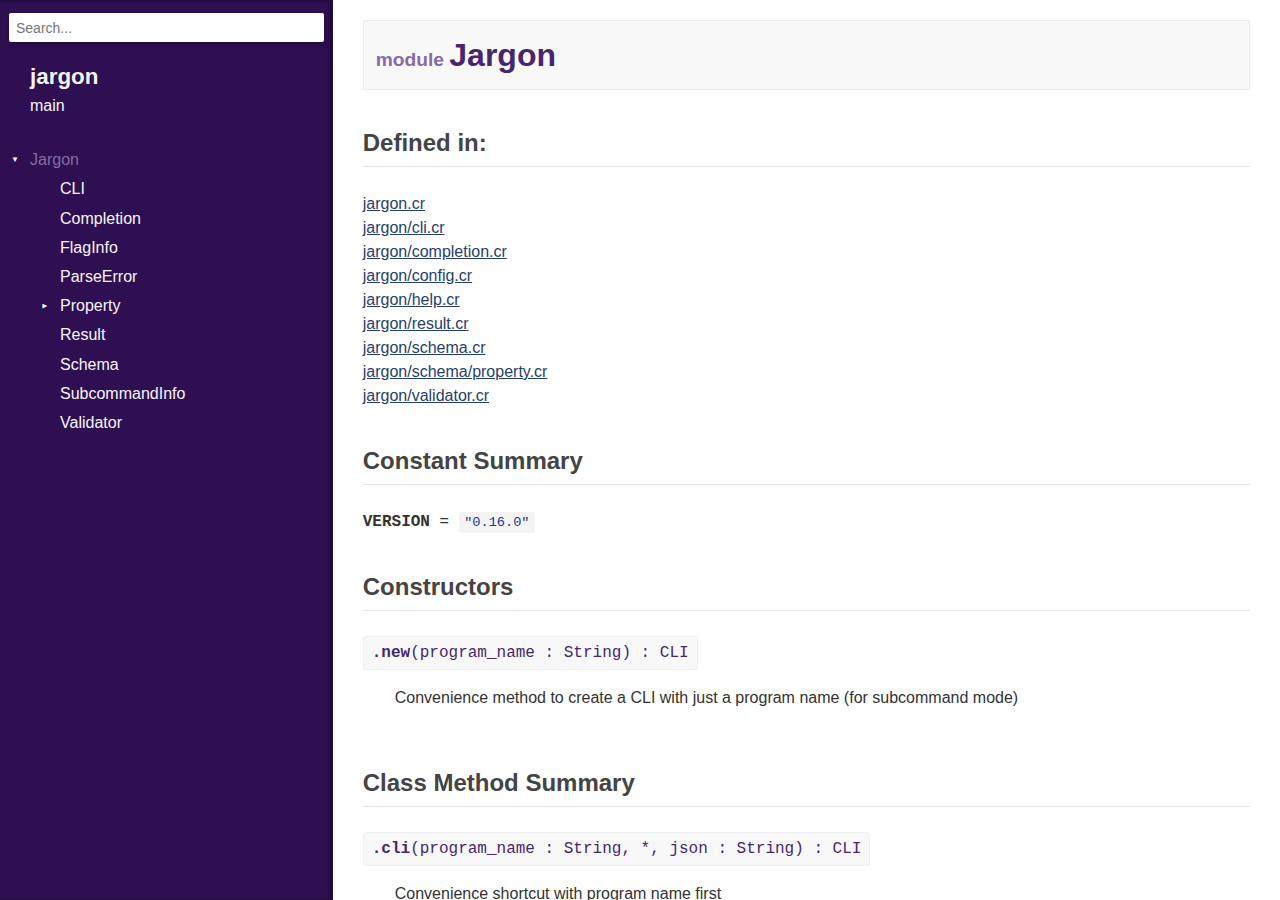
<file: docs/api/Jargon.html>
<!DOCTYPE html>
<html lang="en">
<head>
  <meta charset="utf-8" />
<meta http-equiv="X-UA-Compatible" content="IE=edge">
<meta name="viewport" content="width=device-width, initial-scale=1.0">
<meta name="generator" content="Crystal Docs 1.19.1">
<meta name="crystal_docs.project_version" content="main">
<meta name="crystal_docs.project_name" content="jargon">



<link href="css/style.css" rel="stylesheet" type="text/css" />
<script type="text/javascript" src="js/doc.js"></script>

  <meta name="repository-name" content="jargon">
  <title>Jargon - jargon main</title>
  <script type="text/javascript">
    CrystalDocs.base_path = "";
  </script>
</head>
<body>

<svg class="hidden">
  <symbol id="octicon-link" viewBox="0 0 16 16">
    <path fill="currentColor" fill-rule="evenodd" d="M4 9h1v1H4c-1.5 0-3-1.69-3-3.5S2.55 3 4 3h4c1.45 0 3 1.69 3 3.5 0 1.41-.91 2.72-2 3.25V8.59c.58-.45 1-1.27 1-2.09C10 5.22 8.98 4 8 4H4c-.98 0-2 1.22-2 2.5S3 9 4 9zm9-3h-1v1h1c1 0 2 1.22 2 2.5S13.98 12 13 12H9c-.98 0-2-1.22-2-2.5 0-.83.42-1.64 1-2.09V6.25c-1.09.53-2 1.84-2 3.25C6 11.31 7.55 13 9 13h4c1.45 0 3-1.69 3-3.5S14.5 6 13 6z"></path>
  </symbol>
</svg>
<input type="checkbox" id="sidebar-btn">
<label for="sidebar-btn" id="sidebar-btn-label">
  <svg class="open" xmlns="http://www.w3.org/2000/svg" height="2em" width="2em" viewBox="0 0 512 512"><title>Open Sidebar</title><path fill="currentColor" d="M80 96v64h352V96H80zm0 112v64h352v-64H80zm0 112v64h352v-64H80z"></path></svg>
  <svg class="close" xmlns="http://www.w3.org/2000/svg" width="2em" height="2em" viewBox="0 0 512 512"><title>Close Sidebar</title><path fill="currentColor" d="m118.6 73.4-45.2 45.2L210.7 256 73.4 393.4l45.2 45.2L256 301.3l137.4 137.3 45.2-45.2L301.3 256l137.3-137.4-45.2-45.2L256 210.7Z"></path></svg>
</label>
<div class="sidebar">
  <div class="sidebar-header">
    <div class="search-box">
      <input type="search" class="search-input" placeholder="Search..." spellcheck="false" aria-label="Search">
    </div>

    <div class="project-summary">
      <h1 class="project-name">
        <a href="index.html">
          jargon
        </a>
      </h1>

      <span class="project-version">
        main
      </span>
    </div>
  </div>

  <div class="search-results hidden">
    <ul class="search-list"></ul>
  </div>

  <div class="types-list">
    <ul>
  
  <li class="parent open current" data-id="jargon/Jargon" data-name="jargon">
      <a href="Jargon.html">Jargon</a>
      
        <ul>
  
  <li class=" " data-id="jargon/Jargon/CLI" data-name="jargon::cli">
      <a href="Jargon/CLI.html">CLI</a>
      
    </li>
  
  <li class=" " data-id="jargon/Jargon/Completion" data-name="jargon::completion">
      <a href="Jargon/Completion.html">Completion</a>
      
    </li>
  
  <li class=" " data-id="jargon/Jargon/FlagInfo" data-name="jargon::flaginfo">
      <a href="Jargon/FlagInfo.html">FlagInfo</a>
      
    </li>
  
  <li class=" " data-id="jargon/Jargon/ParseError" data-name="jargon::parseerror">
      <a href="Jargon/ParseError.html">ParseError</a>
      
    </li>
  
  <li class="parent " data-id="jargon/Jargon/Property" data-name="jargon::property">
      <a href="Jargon/Property.html">Property</a>
      
        <ul>
  
  <li class=" " data-id="jargon/Jargon/Property/Type" data-name="jargon::property::type">
      <a href="Jargon/Property/Type.html">Type</a>
      
    </li>
  
</ul>

      
    </li>
  
  <li class=" " data-id="jargon/Jargon/Result" data-name="jargon::result">
      <a href="Jargon/Result.html">Result</a>
      
    </li>
  
  <li class=" " data-id="jargon/Jargon/Schema" data-name="jargon::schema">
      <a href="Jargon/Schema.html">Schema</a>
      
    </li>
  
  <li class=" " data-id="jargon/Jargon/SubcommandInfo" data-name="jargon::subcommandinfo">
      <a href="Jargon/SubcommandInfo.html">SubcommandInfo</a>
      
    </li>
  
  <li class=" " data-id="jargon/Jargon/Validator" data-name="jargon::validator">
      <a href="Jargon/Validator.html">Validator</a>
      
    </li>
  
</ul>

      
    </li>
  
</ul>

  </div>
</div>


<div class="main-content">
<h1 class="type-name">

  <span class="kind">
    module
  </span> Jargon

</h1>




















  <h2>
    <a id="defined-in" class="anchor" href="#defined-in">
  <svg class="octicon-link" aria-hidden="true">
    <use href="#octicon-link"/>
  </svg>
</a>
    Defined in:
  </h2>
  
    
      <a href="https://github.com/trans/jargon/blob/028c8fc34ef93000bab07f13cf540bce238573d2/src/jargon.cr#L7" target="_blank">
        jargon.cr
      </a>
    
    <br/>
  
    
      <a href="https://github.com/trans/jargon/blob/028c8fc34ef93000bab07f13cf540bce238573d2/src/jargon/cli.cr#L8" target="_blank">
        jargon/cli.cr
      </a>
    
    <br/>
  
    
      <a href="https://github.com/trans/jargon/blob/028c8fc34ef93000bab07f13cf540bce238573d2/src/jargon/completion.cr#L1" target="_blank">
        jargon/completion.cr
      </a>
    
    <br/>
  
    
      <a href="https://github.com/trans/jargon/blob/028c8fc34ef93000bab07f13cf540bce238573d2/src/jargon/config.cr#L3" target="_blank">
        jargon/config.cr
      </a>
    
    <br/>
  
    
      <a href="https://github.com/trans/jargon/blob/028c8fc34ef93000bab07f13cf540bce238573d2/src/jargon/help.cr#L1" target="_blank">
        jargon/help.cr
      </a>
    
    <br/>
  
    
      <a href="https://github.com/trans/jargon/blob/028c8fc34ef93000bab07f13cf540bce238573d2/src/jargon/result.cr#L3" target="_blank">
        jargon/result.cr
      </a>
    
    <br/>
  
    
      <a href="https://github.com/trans/jargon/blob/028c8fc34ef93000bab07f13cf540bce238573d2/src/jargon/schema.cr#L4" target="_blank">
        jargon/schema.cr
      </a>
    
    <br/>
  
    
      <a href="https://github.com/trans/jargon/blob/028c8fc34ef93000bab07f13cf540bce238573d2/src/jargon/schema/property.cr#L1" target="_blank">
        jargon/schema/property.cr
      </a>
    
    <br/>
  
    
      <a href="https://github.com/trans/jargon/blob/028c8fc34ef93000bab07f13cf540bce238573d2/src/jargon/validator.cr#L4" target="_blank">
        jargon/validator.cr
      </a>
    
    <br/>
  



  
    <h2>
      <a id="constant-summary" class="anchor" href="#constant-summary">
  <svg class="octicon-link" aria-hidden="true">
    <use href="#octicon-link"/>
  </svg>
</a>
      Constant Summary
    </h2>
  
  <dl>
    
      <dt class="entry-const" id="VERSION">
        <strong>VERSION</strong> = <code><span class="s">&quot;0.16.0&quot;</span></code>
      </dt>
      
    
  </dl>



  
  <h2>
    <a id="constructors" class="anchor" href="#constructors">
  <svg class="octicon-link" aria-hidden="true">
    <use href="#octicon-link"/>
  </svg>
</a>
    Constructors
  </h2>
  <ul class="list-summary">
    
      <li class="entry-summary">
        <a href="#new%28program_name%3AString%29%3ACLI-class-method" class="signature"><strong>.new</strong>(program_name : String) : CLI</a>
        
          <div class="summary"><p>Convenience method to create a CLI with just a program name (for subcommand mode)</p></div>
        
      </li>
    
  </ul>


  
  <h2>
    <a id="class-method-summary" class="anchor" href="#class-method-summary">
  <svg class="octicon-link" aria-hidden="true">
    <use href="#octicon-link"/>
  </svg>
</a>
    Class Method Summary
  </h2>
  <ul class="list-summary">
    
      <li class="entry-summary">
        <a href="#cli%28program_name%3AString%2C%2A%2Cjson%3AString%29%3ACLI-class-method" class="signature"><strong>.cli</strong>(program_name : String, *, json : String) : CLI</a>
        
          <div class="summary"><p>Convenience shortcut with program name first</p></div>
        
      </li>
    
      <li class="entry-summary">
        <a href="#cli%28program_name%3AString%2C%2A%2Cfile%3AString%29%3ACLI-class-method" class="signature"><strong>.cli</strong>(program_name : String, *, file : String) : CLI</a>
        
      </li>
    
      <li class="entry-summary">
        <a href="#cli%28program_name%3AString%2C%2A%2Cyaml%3AString%29%3ACLI-class-method" class="signature"><strong>.cli</strong>(program_name : String, *, yaml : String) : CLI</a>
        
      </li>
    
      <li class="entry-summary">
        <a href="#config_warnings%3D%28config_warnings%3ABool%29-class-method" class="signature"><strong>.config_warnings=</strong>(config_warnings : Bool)</a>
        
          <div class="summary"><p>Control whether config parse warnings are emitted to STDERR</p></div>
        
      </li>
    
      <li class="entry-summary">
        <a href="#config_warnings%3F%3ABool-class-method" class="signature"><strong>.config_warnings?</strong> : Bool</a>
        
          <div class="summary"><p>Control whether config parse warnings are emitted to STDERR</p></div>
        
      </li>
    
      <li class="entry-summary">
        <a href="#flatten%28schema%3AString%29%3AString-class-method" class="signature"><strong>.flatten</strong>(schema : String) : String</a>
        
          <div class="summary"><p>Flatten a schema by resolving all $ref pointers and removing $defs.</p></div>
        
      </li>
    
      <li class="entry-summary">
        <a href="#from_file%28path%3AString%2Cprogram_name%3AString%3D%22cli%22%29%3ACLI-class-method" class="signature"><strong>.from_file</strong>(path : String, program_name : String = <span class="s">&quot;cli&quot;</span>) : CLI</a>
        
          <div class="summary"><p><span class="flag red">DEPRECATED</span>  Use Jargon.cli(program_name, file: path) instead</p></div>
        
      </li>
    
      <li class="entry-summary">
        <a href="#from_json%28json%3AString%2Cprogram_name%3AString%3D%22cli%22%29%3ACLI-class-method" class="signature"><strong>.from_json</strong>(json : String, program_name : String = <span class="s">&quot;cli&quot;</span>) : CLI</a>
        
          <div class="summary"><p><span class="flag red">DEPRECATED</span>  Use Jargon.cli(program_name, json: schema) instead</p></div>
        
      </li>
    
      <li class="entry-summary">
        <a href="#merge%28sub%3AString%2Cglobal%3AString%29%3AString-class-method" class="signature"><strong>.merge</strong>(sub : String, global : String) : String</a>
        
          <div class="summary"><p>Merge global schema properties into a subcommand schema.</p></div>
        
      </li>
    
  </ul>


  

  


  <div class="methods-inherited">
    
  </div>

  
  <h2>
    <a id="constructor-detail" class="anchor" href="#constructor-detail">
  <svg class="octicon-link" aria-hidden="true">
    <use href="#octicon-link"/>
  </svg>
</a>
    Constructor Detail
  </h2>
  
    <div class="entry-detail" id="new(program_name:String):CLI-class-method">
      <div class="signature">
        
        def self.<strong>new</strong>(program_name : String) : <a href="Jargon/CLI.html">CLI</a>

        <a class="method-permalink" href="#new%28program_name%3AString%29%3ACLI-class-method">#</a>
      </div>
      
        <div class="doc">
          
          <p>Convenience method to create a CLI with just a program name (for subcommand mode)</p>
        </div>
      
      <br/>
      <div>
        
          [<a href="https://github.com/trans/jargon/blob/028c8fc34ef93000bab07f13cf540bce238573d2/src/jargon.cr#L19" target="_blank">View source</a>]
        
      </div>
    </div>
  


  
  <h2>
    <a id="class-method-detail" class="anchor" href="#class-method-detail">
  <svg class="octicon-link" aria-hidden="true">
    <use href="#octicon-link"/>
  </svg>
</a>
    Class Method Detail
  </h2>
  
    <div class="entry-detail" id="cli(program_name:String,*,json:String):CLI-class-method">
      <div class="signature">
        
        def self.<strong>cli</strong>(program_name : String, *, json : String) : <a href="Jargon/CLI.html">CLI</a>

        <a class="method-permalink" href="#cli%28program_name%3AString%2C%2A%2Cjson%3AString%29%3ACLI-class-method">#</a>
      </div>
      
        <div class="doc">
          
          <p>Convenience shortcut with program name first</p>
        </div>
      
      <br/>
      <div>
        
          [<a href="https://github.com/trans/jargon/blob/028c8fc34ef93000bab07f13cf540bce238573d2/src/jargon.cr#L34" target="_blank">View source</a>]
        
      </div>
    </div>
  
    <div class="entry-detail" id="cli(program_name:String,*,file:String):CLI-class-method">
      <div class="signature">
        
        def self.<strong>cli</strong>(program_name : String, *, file : String) : <a href="Jargon/CLI.html">CLI</a>

        <a class="method-permalink" href="#cli%28program_name%3AString%2C%2A%2Cfile%3AString%29%3ACLI-class-method">#</a>
      </div>
      
      <br/>
      <div>
        
          [<a href="https://github.com/trans/jargon/blob/028c8fc34ef93000bab07f13cf540bce238573d2/src/jargon.cr#L38" target="_blank">View source</a>]
        
      </div>
    </div>
  
    <div class="entry-detail" id="cli(program_name:String,*,yaml:String):CLI-class-method">
      <div class="signature">
        
        def self.<strong>cli</strong>(program_name : String, *, yaml : String) : <a href="Jargon/CLI.html">CLI</a>

        <a class="method-permalink" href="#cli%28program_name%3AString%2C%2A%2Cyaml%3AString%29%3ACLI-class-method">#</a>
      </div>
      
      <br/>
      <div>
        
          [<a href="https://github.com/trans/jargon/blob/028c8fc34ef93000bab07f13cf540bce238573d2/src/jargon.cr#L42" target="_blank">View source</a>]
        
      </div>
    </div>
  
    <div class="entry-detail" id="config_warnings=(config_warnings:Bool)-class-method">
      <div class="signature">
        
        def self.<strong>config_warnings=</strong>(config_warnings : Bool)

        <a class="method-permalink" href="#config_warnings%3D%28config_warnings%3ABool%29-class-method">#</a>
      </div>
      
        <div class="doc">
          
          <p>Control whether config parse warnings are emitted to STDERR</p>
        </div>
      
      <br/>
      <div>
        
          [<a href="https://github.com/trans/jargon/blob/028c8fc34ef93000bab07f13cf540bce238573d2/src/jargon/config.cr#L5" target="_blank">View source</a>]
        
      </div>
    </div>
  
    <div class="entry-detail" id="config_warnings?:Bool-class-method">
      <div class="signature">
        
        def self.<strong>config_warnings?</strong> : Bool

        <a class="method-permalink" href="#config_warnings%3F%3ABool-class-method">#</a>
      </div>
      
        <div class="doc">
          
          <p>Control whether config parse warnings are emitted to STDERR</p>
        </div>
      
      <br/>
      <div>
        
          [<a href="https://github.com/trans/jargon/blob/028c8fc34ef93000bab07f13cf540bce238573d2/src/jargon/config.cr#L5" target="_blank">View source</a>]
        
      </div>
    </div>
  
    <div class="entry-detail" id="flatten(schema:String):String-class-method">
      <div class="signature">
        
        def self.<strong>flatten</strong>(schema : String) : String

        <a class="method-permalink" href="#flatten%28schema%3AString%29%3AString-class-method">#</a>
      </div>
      
        <div class="doc">
          
          <p>Flatten a schema by resolving all $ref pointers and removing $defs.
Useful for AI tool definitions that don't support $ref.</p>
        </div>
      
      <br/>
      <div>
        
          [<a href="https://github.com/trans/jargon/blob/028c8fc34ef93000bab07f13cf540bce238573d2/src/jargon.cr#L64" target="_blank">View source</a>]
        
      </div>
    </div>
  
    <div class="entry-detail" id="from_file(path:String,program_name:String=&quot;cli&quot;):CLI-class-method">
      <div class="signature">
        
        def self.<strong>from_file</strong>(path : String, program_name : String = <span class="s">&quot;cli&quot;</span>) : <a href="Jargon/CLI.html">CLI</a>

        <a class="method-permalink" href="#from_file%28path%3AString%2Cprogram_name%3AString%3D%22cli%22%29%3ACLI-class-method">#</a>
      </div>
      
        <div class="doc">
          
          <p><span class="flag red">DEPRECATED</span>  Use Jargon.cli(program_name, file: path) instead</p>
        </div>
      
      <br/>
      <div>
        
          [<a href="https://github.com/trans/jargon/blob/028c8fc34ef93000bab07f13cf540bce238573d2/src/jargon.cr#L29" target="_blank">View source</a>]
        
      </div>
    </div>
  
    <div class="entry-detail" id="from_json(json:String,program_name:String=&quot;cli&quot;):CLI-class-method">
      <div class="signature">
        
        def self.<strong>from_json</strong>(json : String, program_name : String = <span class="s">&quot;cli&quot;</span>) : <a href="Jargon/CLI.html">CLI</a>

        <a class="method-permalink" href="#from_json%28json%3AString%2Cprogram_name%3AString%3D%22cli%22%29%3ACLI-class-method">#</a>
      </div>
      
        <div class="doc">
          
          <p><span class="flag red">DEPRECATED</span>  Use Jargon.cli(program_name, json: schema) instead</p>
        </div>
      
      <br/>
      <div>
        
          [<a href="https://github.com/trans/jargon/blob/028c8fc34ef93000bab07f13cf540bce238573d2/src/jargon.cr#L24" target="_blank">View source</a>]
        
      </div>
    </div>
  
    <div class="entry-detail" id="merge(sub:String,global:String):String-class-method">
      <div class="signature">
        
        def self.<strong>merge</strong>(sub : String, global : String) : String

        <a class="method-permalink" href="#merge%28sub%3AString%2Cglobal%3AString%29%3AString-class-method">#</a>
      </div>
      
        <div class="doc">
          
          <p>Merge global schema properties into a subcommand schema.
Properties from global are added to sub (sub takes precedence if both define same key).</p>
        </div>
      
      <br/>
      <div>
        
          [<a href="https://github.com/trans/jargon/blob/028c8fc34ef93000bab07f13cf540bce238573d2/src/jargon.cr#L48" target="_blank">View source</a>]
        
      </div>
    </div>
  


  

  


</div>

</body>
</html>
</file>
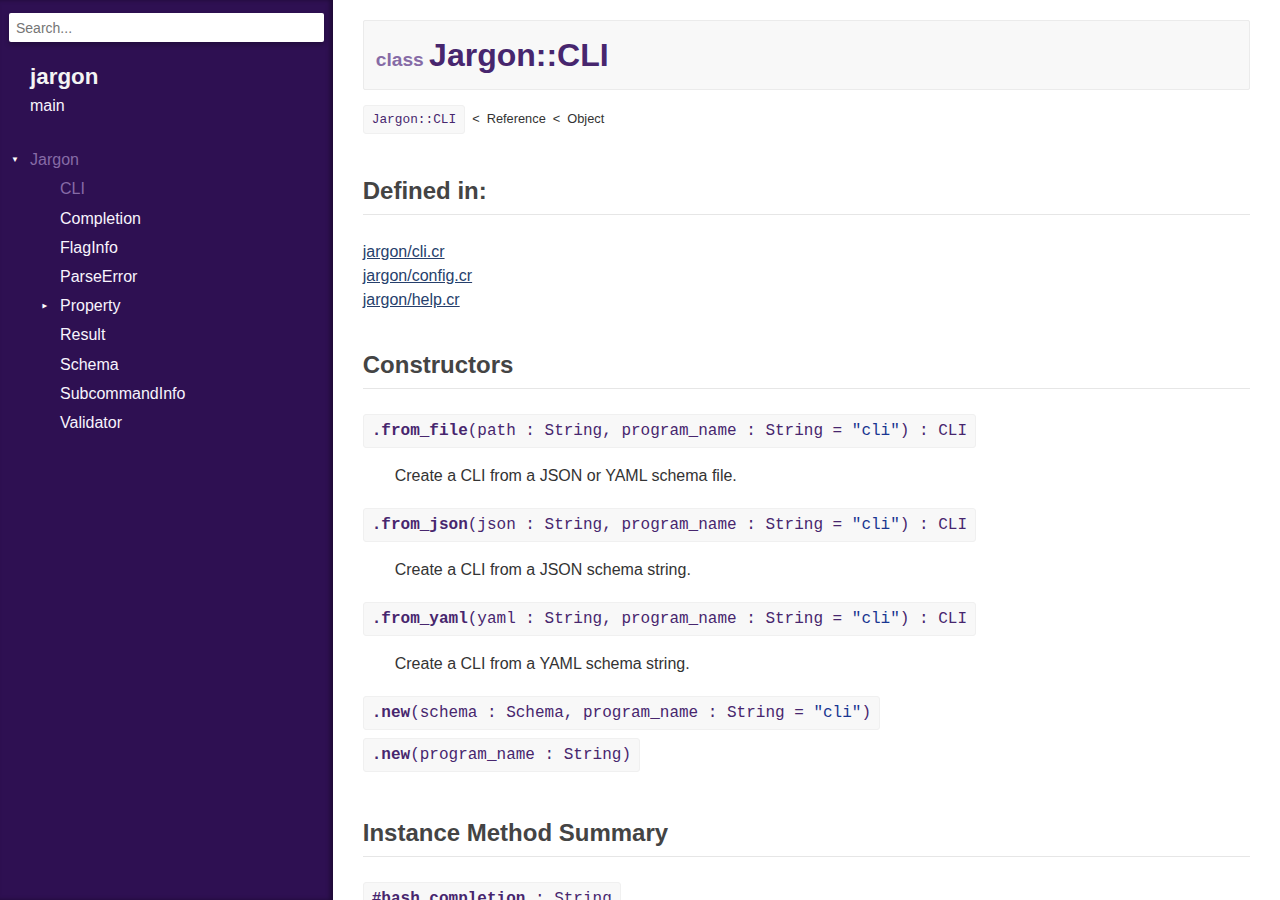
<file: docs/api/Jargon/CLI.html>
<!DOCTYPE html>
<html lang="en">
<head>
  <meta charset="utf-8" />
<meta http-equiv="X-UA-Compatible" content="IE=edge">
<meta name="viewport" content="width=device-width, initial-scale=1.0">
<meta name="generator" content="Crystal Docs 1.19.1">
<meta name="crystal_docs.project_version" content="main">
<meta name="crystal_docs.project_name" content="jargon">



<link href="../css/style.css" rel="stylesheet" type="text/css" />
<script type="text/javascript" src="../js/doc.js"></script>

  <meta name="repository-name" content="jargon">
  <title>Jargon::CLI - jargon main</title>
  <script type="text/javascript">
    CrystalDocs.base_path = "../";
  </script>
</head>
<body>

<svg class="hidden">
  <symbol id="octicon-link" viewBox="0 0 16 16">
    <path fill="currentColor" fill-rule="evenodd" d="M4 9h1v1H4c-1.5 0-3-1.69-3-3.5S2.55 3 4 3h4c1.45 0 3 1.69 3 3.5 0 1.41-.91 2.72-2 3.25V8.59c.58-.45 1-1.27 1-2.09C10 5.22 8.98 4 8 4H4c-.98 0-2 1.22-2 2.5S3 9 4 9zm9-3h-1v1h1c1 0 2 1.22 2 2.5S13.98 12 13 12H9c-.98 0-2-1.22-2-2.5 0-.83.42-1.64 1-2.09V6.25c-1.09.53-2 1.84-2 3.25C6 11.31 7.55 13 9 13h4c1.45 0 3-1.69 3-3.5S14.5 6 13 6z"></path>
  </symbol>
</svg>
<input type="checkbox" id="sidebar-btn">
<label for="sidebar-btn" id="sidebar-btn-label">
  <svg class="open" xmlns="http://www.w3.org/2000/svg" height="2em" width="2em" viewBox="0 0 512 512"><title>Open Sidebar</title><path fill="currentColor" d="M80 96v64h352V96H80zm0 112v64h352v-64H80zm0 112v64h352v-64H80z"></path></svg>
  <svg class="close" xmlns="http://www.w3.org/2000/svg" width="2em" height="2em" viewBox="0 0 512 512"><title>Close Sidebar</title><path fill="currentColor" d="m118.6 73.4-45.2 45.2L210.7 256 73.4 393.4l45.2 45.2L256 301.3l137.4 137.3 45.2-45.2L301.3 256l137.3-137.4-45.2-45.2L256 210.7Z"></path></svg>
</label>
<div class="sidebar">
  <div class="sidebar-header">
    <div class="search-box">
      <input type="search" class="search-input" placeholder="Search..." spellcheck="false" aria-label="Search">
    </div>

    <div class="project-summary">
      <h1 class="project-name">
        <a href="../index.html">
          jargon
        </a>
      </h1>

      <span class="project-version">
        main
      </span>
    </div>
  </div>

  <div class="search-results hidden">
    <ul class="search-list"></ul>
  </div>

  <div class="types-list">
    <ul>
  
  <li class="parent open current" data-id="jargon/Jargon" data-name="jargon">
      <a href="../Jargon.html">Jargon</a>
      
        <ul>
  
  <li class=" current" data-id="jargon/Jargon/CLI" data-name="jargon::cli">
      <a href="../Jargon/CLI.html">CLI</a>
      
    </li>
  
  <li class=" " data-id="jargon/Jargon/Completion" data-name="jargon::completion">
      <a href="../Jargon/Completion.html">Completion</a>
      
    </li>
  
  <li class=" " data-id="jargon/Jargon/FlagInfo" data-name="jargon::flaginfo">
      <a href="../Jargon/FlagInfo.html">FlagInfo</a>
      
    </li>
  
  <li class=" " data-id="jargon/Jargon/ParseError" data-name="jargon::parseerror">
      <a href="../Jargon/ParseError.html">ParseError</a>
      
    </li>
  
  <li class="parent " data-id="jargon/Jargon/Property" data-name="jargon::property">
      <a href="../Jargon/Property.html">Property</a>
      
        <ul>
  
  <li class=" " data-id="jargon/Jargon/Property/Type" data-name="jargon::property::type">
      <a href="../Jargon/Property/Type.html">Type</a>
      
    </li>
  
</ul>

      
    </li>
  
  <li class=" " data-id="jargon/Jargon/Result" data-name="jargon::result">
      <a href="../Jargon/Result.html">Result</a>
      
    </li>
  
  <li class=" " data-id="jargon/Jargon/Schema" data-name="jargon::schema">
      <a href="../Jargon/Schema.html">Schema</a>
      
    </li>
  
  <li class=" " data-id="jargon/Jargon/SubcommandInfo" data-name="jargon::subcommandinfo">
      <a href="../Jargon/SubcommandInfo.html">SubcommandInfo</a>
      
    </li>
  
  <li class=" " data-id="jargon/Jargon/Validator" data-name="jargon::validator">
      <a href="../Jargon/Validator.html">Validator</a>
      
    </li>
  
</ul>

      
    </li>
  
</ul>

  </div>
</div>


<div class="main-content">
<h1 class="type-name">

  <span class="kind">
    class
  </span> Jargon::<wbr>CLI

</h1>


  <ul class="superclass-hierarchy"><li class="superclass"><a href="../Jargon/CLI.html">Jargon::CLI</a></li><li class="superclass">Reference</li><li class="superclass">Object</li></ul>



















  <h2>
    <a id="defined-in" class="anchor" href="#defined-in">
  <svg class="octicon-link" aria-hidden="true">
    <use href="#octicon-link"/>
  </svg>
</a>
    Defined in:
  </h2>
  
    
      <a href="https://github.com/trans/jargon/blob/028c8fc34ef93000bab07f13cf540bce238573d2/src/jargon/cli.cr#L9" target="_blank">
        jargon/cli.cr
      </a>
    
    <br/>
  
    
      <a href="https://github.com/trans/jargon/blob/028c8fc34ef93000bab07f13cf540bce238573d2/src/jargon/config.cr#L7" target="_blank">
        jargon/config.cr
      </a>
    
    <br/>
  
    
      <a href="https://github.com/trans/jargon/blob/028c8fc34ef93000bab07f13cf540bce238573d2/src/jargon/help.cr#L2" target="_blank">
        jargon/help.cr
      </a>
    
    <br/>
  





  
  <h2>
    <a id="constructors" class="anchor" href="#constructors">
  <svg class="octicon-link" aria-hidden="true">
    <use href="#octicon-link"/>
  </svg>
</a>
    Constructors
  </h2>
  <ul class="list-summary">
    
      <li class="entry-summary">
        <a href="#from_file%28path%3AString%2Cprogram_name%3AString%3D%22cli%22%29%3ACLI-class-method" class="signature"><strong>.from_file</strong>(path : String, program_name : String = <span class="s">&quot;cli&quot;</span>) : CLI</a>
        
          <div class="summary"><p>Create a CLI from a JSON or YAML schema file.</p></div>
        
      </li>
    
      <li class="entry-summary">
        <a href="#from_json%28json%3AString%2Cprogram_name%3AString%3D%22cli%22%29%3ACLI-class-method" class="signature"><strong>.from_json</strong>(json : String, program_name : String = <span class="s">&quot;cli&quot;</span>) : CLI</a>
        
          <div class="summary"><p>Create a CLI from a JSON schema string.</p></div>
        
      </li>
    
      <li class="entry-summary">
        <a href="#from_yaml%28yaml%3AString%2Cprogram_name%3AString%3D%22cli%22%29%3ACLI-class-method" class="signature"><strong>.from_yaml</strong>(yaml : String, program_name : String = <span class="s">&quot;cli&quot;</span>) : CLI</a>
        
          <div class="summary"><p>Create a CLI from a YAML schema string.</p></div>
        
      </li>
    
      <li class="entry-summary">
        <a href="#new%28schema%3ASchema%2Cprogram_name%3AString%3D%22cli%22%29-class-method" class="signature"><strong>.new</strong>(schema : Schema, program_name : String = <span class="s">&quot;cli&quot;</span>)</a>
        
      </li>
    
      <li class="entry-summary">
        <a href="#new%28program_name%3AString%29-class-method" class="signature"><strong>.new</strong>(program_name : String)</a>
        
      </li>
    
  </ul>


  

  

  
  <h2>
    <a id="instance-method-summary" class="anchor" href="#instance-method-summary">
  <svg class="octicon-link" aria-hidden="true">
    <use href="#octicon-link"/>
  </svg>
</a>
    Instance Method Summary
  </h2>
  <ul class="list-summary">
    
      <li class="entry-summary">
        <a href="#bash_completion%3AString-instance-method" class="signature"><strong>#bash_completion</strong> : String</a>
        
      </li>
    
      <li class="entry-summary">
        <a href="#config_paths%3AArray%28String%29-instance-method" class="signature"><strong>#config_paths</strong> : Array(String)</a>
        
          <div class="summary"><p>Returns the list of config paths that would be searched</p></div>
        
      </li>
    
      <li class="entry-summary">
        <a href="#default_subcommand%28name%3AString%29-instance-method" class="signature"><strong>#default_subcommand</strong>(name : String)</a>
        
      </li>
    
      <li class="entry-summary">
        <a href="#default_subcommand%3AString%7CNil-instance-method" class="signature"><strong>#default_subcommand</strong> : String | Nil</a>
        
      </li>
    
      <li class="entry-summary">
        <a href="#fish_completion%3AString-instance-method" class="signature"><strong>#fish_completion</strong> : String</a>
        
      </li>
    
      <li class="entry-summary">
        <a href="#help%28subcommand%3AString%29%3AString-instance-method" class="signature"><strong>#help</strong>(subcommand : String) : String</a>
        
      </li>
    
      <li class="entry-summary">
        <a href="#help%3AString-instance-method" class="signature"><strong>#help</strong> : String</a>
        
      </li>
    
      <li class="entry-summary">
        <a href="#json%28args%3AArray%28String%29%2Cinput%3AIO%2C%2A%2Cdefaults%3AJSON%3A%3AAny%7CHash%28String%2CJSON%3A%3AAny%29%7CNil%3Dnil%29%3AJSON%3A%3AAny-instance-method" class="signature"><strong>#json</strong>(args : Array(String), input : IO, *, defaults : JSON::Any | Hash(String, JSON::Any) | Nil = <span class="n">nil</span>) : JSON::Any</a>
        
      </li>
    
      <li class="entry-summary">
        <a href="#json%28args%3AArray%28String%29%3DARGV%2C%2A%2Cdefaults%3AJSON%3A%3AAny%7CHash%28String%2CJSON%3A%3AAny%29%7CNil%3Dnil%29%3AJSON%3A%3AAny-instance-method" class="signature"><strong>#json</strong>(args : Array(String) = <span class="t">ARGV</span>, *, defaults : JSON::Any | Hash(String, JSON::Any) | Nil = <span class="n">nil</span>) : JSON::Any</a>
        
          <div class="summary"><p>Return just the parsed data as JSON.</p></div>
        
      </li>
    
      <li class="entry-summary">
        <a href="#load_config%28%2A%2Cmerge%3ABool%3Dtrue%29%3AJSON%3A%3AAny%7CNil-instance-method" class="signature"><strong>#load_config</strong>(*, merge : Bool = <span class="n">true</span>) : JSON::Any | Nil</a>
        
          <div class="summary"><p>Load config from standard locations.</p></div>
        
      </li>
    
      <li class="entry-summary">
        <a href="#output%3AIO-instance-method" class="signature"><strong>#output</strong> : IO</a>
        
      </li>
    
      <li class="entry-summary">
        <a href="#output%3D%28output%3AIO%29-instance-method" class="signature"><strong>#output=</strong>(output : IO)</a>
        
      </li>
    
      <li class="entry-summary">
        <a href="#parse%28args%3AArray%28String%29%2Cinput%3AIO%2C%2A%2Cdefaults%3AJSON%3A%3AAny%7CHash%28String%2CJSON%3A%3AAny%29%7CNil%3Dnil%29%3AResult-instance-method" class="signature"><strong>#parse</strong>(args : Array(String), input : IO, *, defaults : JSON::Any | Hash(String, JSON::Any) | Nil = <span class="n">nil</span>) : Result</a>
        
      </li>
    
      <li class="entry-summary">
        <a href="#parse%28args%3AArray%28String%29%3DARGV%2C%2A%2Cdefaults%3AJSON%3A%3AAny%7CHash%28String%2CJSON%3A%3AAny%29%7CNil%3Dnil%29%3AResult-instance-method" class="signature"><strong>#parse</strong>(args : Array(String) = <span class="t">ARGV</span>, *, defaults : JSON::Any | Hash(String, JSON::Any) | Nil = <span class="n">nil</span>) : Result</a>
        
          <div class="summary"><p>Parse arguments and return full Result with errors array.</p></div>
        
      </li>
    
      <li class="entry-summary">
        <a href="#program_name%3AString-instance-method" class="signature"><strong>#program_name</strong> : String</a>
        
      </li>
    
      <li class="entry-summary">
        <a href="#run%28args%3AArray%28String%29%2Cinput%3AIO%2C%2A%2Cdefaults%3AJSON%3A%3AAny%7CHash%28String%2CJSON%3A%3AAny%29%7CNil%3Dnil%29%3AResult-instance-method" class="signature"><strong>#run</strong>(args : Array(String), input : IO, *, defaults : JSON::Any | Hash(String, JSON::Any) | Nil = <span class="n">nil</span>) : Result</a>
        
      </li>
    
      <li class="entry-summary">
        <a href="#run%28args%3AArray%28String%29%3DARGV%2C%2A%2Cdefaults%3AJSON%3A%3AAny%7CHash%28String%2CJSON%3A%3AAny%29%7CNil%3Dnil%29%3AResult-instance-method" class="signature"><strong>#run</strong>(args : Array(String) = <span class="t">ARGV</span>, *, defaults : JSON::Any | Hash(String, JSON::Any) | Nil = <span class="n">nil</span>) : Result</a>
        
          <div class="summary"><p>Run the CLI with automatic --help, --completions, and error handling.</p></div>
        
      </li>
    
      <li class="entry-summary">
        <a href="#run%28args%3AArray%28String%29%2Cinput%3AIO%2C%2A%2Cdefaults%3AJSON%3A%3AAny%7CHash%28String%2CJSON%3A%3AAny%29%7CNil%3Dnil%2C%26%29%3ANil-instance-method" class="signature"><strong>#run</strong>(args : Array(String), input : IO, *, defaults : JSON::Any | Hash(String, JSON::Any) | Nil = <span class="n">nil</span>, &) : Nil</a>
        
      </li>
    
      <li class="entry-summary">
        <a href="#run%28args%3AArray%28String%29%3DARGV%2C%2A%2Cdefaults%3AJSON%3A%3AAny%7CHash%28String%2CJSON%3A%3AAny%29%7CNil%3Dnil%2C%26%29%3ANil-instance-method" class="signature"><strong>#run</strong>(args : Array(String) = <span class="t">ARGV</span>, *, defaults : JSON::Any | Hash(String, JSON::Any) | Nil = <span class="n">nil</span>, &) : Nil</a>
        
      </li>
    
      <li class="entry-summary">
        <a href="#schema%3ASchema%7CNil-instance-method" class="signature"><strong>#schema</strong> : Schema | Nil</a>
        
      </li>
    
      <li class="entry-summary">
        <a href="#subcommand%28name%3AString%2Cschema%3ASchema%29-instance-method" class="signature"><strong>#subcommand</strong>(name : String, schema : Schema)</a>
        
      </li>
    
      <li class="entry-summary">
        <a href="#subcommand%28name%3AString%2Ccli%3ACLI%29-instance-method" class="signature"><strong>#subcommand</strong>(name : String, cli : CLI)</a>
        
      </li>
    
      <li class="entry-summary">
        <a href="#subcommand%28name%3AString%2C%2A%2Cjson%3AString%29-instance-method" class="signature"><strong>#subcommand</strong>(name : String, *, json : String)</a>
        
      </li>
    
      <li class="entry-summary">
        <a href="#subcommand%28name%3AString%2C%2A%2Cyaml%3AString%29-instance-method" class="signature"><strong>#subcommand</strong>(name : String, *, yaml : String)</a>
        
      </li>
    
      <li class="entry-summary">
        <a href="#subcommand%28name%3AString%2C%2A%2Cfile%3AString%29-instance-method" class="signature"><strong>#subcommand</strong>(name : String, *, file : String)</a>
        
          <div class="summary"><p>Load subcommand(s) from a file.</p></div>
        
      </li>
    
      <li class="entry-summary">
        <a href="#subcommand%28%2A%2Cfile%3AString%29-instance-method" class="signature"><strong>#subcommand</strong>(*, file : String)</a>
        
          <div class="summary"><p>Load subcommands from a multi-document file (no parent name).</p></div>
        
      </li>
    
      <li class="entry-summary">
        <a href="#subcommand_key%28key%3AString%29-instance-method" class="signature"><strong>#subcommand_key</strong>(key : String)</a>
        
      </li>
    
      <li class="entry-summary">
        <a href="#subcommand_key%3AString-instance-method" class="signature"><strong>#subcommand_key</strong> : String</a>
        
      </li>
    
      <li class="entry-summary">
        <a href="#subcommands%3AHash%28String%2CSchema%7CCLI%29-instance-method" class="signature"><strong>#subcommands</strong> : Hash(String, Schema | CLI)</a>
        
      </li>
    
      <li class="entry-summary">
        <a href="#validate%28data%3AHash%28String%2CJSON%3A%3AAny%29%2Csubcommand%3AString%7CNil%3Dnil%29%3AArray%28String%29-instance-method" class="signature"><strong>#validate</strong>(data : Hash(String, JSON::Any), subcommand : String | Nil = <span class="n">nil</span>) : Array(String)</a>
        
          <div class="summary"><p>Validate data against a schema, returning any errors.</p></div>
        
      </li>
    
      <li class="entry-summary">
        <a href="#validate%28result%3AResult%29%3AArray%28String%29-instance-method" class="signature"><strong>#validate</strong>(result : Result) : Array(String)</a>
        
      </li>
    
      <li class="entry-summary">
        <a href="#zsh_completion%3AString-instance-method" class="signature"><strong>#zsh_completion</strong> : String</a>
        
      </li>
    
  </ul>



  <div class="methods-inherited">
    
      


      


      


      


    
      


      


      


      


    
  </div>

  
  <h2>
    <a id="constructor-detail" class="anchor" href="#constructor-detail">
  <svg class="octicon-link" aria-hidden="true">
    <use href="#octicon-link"/>
  </svg>
</a>
    Constructor Detail
  </h2>
  
    <div class="entry-detail" id="from_file(path:String,program_name:String=&quot;cli&quot;):CLI-class-method">
      <div class="signature">
        
        def self.<strong>from_file</strong>(path : String, program_name : String = <span class="s">&quot;cli&quot;</span>) : <a href="../Jargon/CLI.html">CLI</a>

        <a class="method-permalink" href="#from_file%28path%3AString%2Cprogram_name%3AString%3D%22cli%22%29%3ACLI-class-method">#</a>
      </div>
      
        <div class="doc">
          
          <p>Create a CLI from a JSON or YAML schema file.
Auto-detects multi-doc format for subcommands.</p>
        </div>
      
      <br/>
      <div>
        
          [<a href="https://github.com/trans/jargon/blob/028c8fc34ef93000bab07f13cf540bce238573d2/src/jargon/cli.cr#L32" target="_blank">View source</a>]
        
      </div>
    </div>
  
    <div class="entry-detail" id="from_json(json:String,program_name:String=&quot;cli&quot;):CLI-class-method">
      <div class="signature">
        
        def self.<strong>from_json</strong>(json : String, program_name : String = <span class="s">&quot;cli&quot;</span>) : <a href="../Jargon/CLI.html">CLI</a>

        <a class="method-permalink" href="#from_json%28json%3AString%2Cprogram_name%3AString%3D%22cli%22%29%3ACLI-class-method">#</a>
      </div>
      
        <div class="doc">
          
          <p>Create a CLI from a JSON schema string.
Auto-detects multi-doc format (relaxed JSONL) for subcommands.</p>
        </div>
      
      <br/>
      <div>
        
          [<a href="https://github.com/trans/jargon/blob/028c8fc34ef93000bab07f13cf540bce238573d2/src/jargon/cli.cr#L19" target="_blank">View source</a>]
        
      </div>
    </div>
  
    <div class="entry-detail" id="from_yaml(yaml:String,program_name:String=&quot;cli&quot;):CLI-class-method">
      <div class="signature">
        
        def self.<strong>from_yaml</strong>(yaml : String, program_name : String = <span class="s">&quot;cli&quot;</span>) : <a href="../Jargon/CLI.html">CLI</a>

        <a class="method-permalink" href="#from_yaml%28yaml%3AString%2Cprogram_name%3AString%3D%22cli%22%29%3ACLI-class-method">#</a>
      </div>
      
        <div class="doc">
          
          <p>Create a CLI from a YAML schema string.
Auto-detects multi-doc format for subcommands.</p>
        </div>
      
      <br/>
      <div>
        
          [<a href="https://github.com/trans/jargon/blob/028c8fc34ef93000bab07f13cf540bce238573d2/src/jargon/cli.cr#L43" target="_blank">View source</a>]
        
      </div>
    </div>
  
    <div class="entry-detail" id="new(schema:Schema,program_name:String=&quot;cli&quot;)-class-method">
      <div class="signature">
        
        def self.<strong>new</strong>(schema : <a href="../Jargon/Schema.html">Schema</a>, program_name : String = <span class="s">&quot;cli&quot;</span>)

        <a class="method-permalink" href="#new%28schema%3ASchema%2Cprogram_name%3AString%3D%22cli%22%29-class-method">#</a>
      </div>
      
      <br/>
      <div>
        
          [<a href="https://github.com/trans/jargon/blob/028c8fc34ef93000bab07f13cf540bce238573d2/src/jargon/cli.cr#L94" target="_blank">View source</a>]
        
      </div>
    </div>
  
    <div class="entry-detail" id="new(program_name:String)-class-method">
      <div class="signature">
        
        def self.<strong>new</strong>(program_name : String)

        <a class="method-permalink" href="#new%28program_name%3AString%29-class-method">#</a>
      </div>
      
      <br/>
      <div>
        
          [<a href="https://github.com/trans/jargon/blob/028c8fc34ef93000bab07f13cf540bce238573d2/src/jargon/cli.cr#L100" target="_blank">View source</a>]
        
      </div>
    </div>
  


  

  

  
  <h2>
    <a id="instance-method-detail" class="anchor" href="#instance-method-detail">
  <svg class="octicon-link" aria-hidden="true">
    <use href="#octicon-link"/>
  </svg>
</a>
    Instance Method Detail
  </h2>
  
    <div class="entry-detail" id="bash_completion:String-instance-method">
      <div class="signature">
        
        def <strong>bash_completion</strong> : String

        <a class="method-permalink" href="#bash_completion%3AString-instance-method">#</a>
      </div>
      
      <br/>
      <div>
        
          [<a href="https://github.com/trans/jargon/blob/028c8fc34ef93000bab07f13cf540bce238573d2/src/jargon/cli.cr#L762" target="_blank">View source</a>]
        
      </div>
    </div>
  
    <div class="entry-detail" id="config_paths:Array(String)-instance-method">
      <div class="signature">
        
        def <strong>config_paths</strong> : Array(String)

        <a class="method-permalink" href="#config_paths%3AArray%28String%29-instance-method">#</a>
      </div>
      
        <div class="doc">
          
          <p>Returns the list of config paths that would be searched</p>
        </div>
      
      <br/>
      <div>
        
          [<a href="https://github.com/trans/jargon/blob/028c8fc34ef93000bab07f13cf540bce238573d2/src/jargon/config.cr#L29" target="_blank">View source</a>]
        
      </div>
    </div>
  
    <div class="entry-detail" id="default_subcommand(name:String)-instance-method">
      <div class="signature">
        
        def <strong>default_subcommand</strong>(name : String)

        <a class="method-permalink" href="#default_subcommand%28name%3AString%29-instance-method">#</a>
      </div>
      
      <br/>
      <div>
        
          [<a href="https://github.com/trans/jargon/blob/028c8fc34ef93000bab07f13cf540bce238573d2/src/jargon/cli.cr#L308" target="_blank">View source</a>]
        
      </div>
    </div>
  
    <div class="entry-detail" id="default_subcommand:String|Nil-instance-method">
      <div class="signature">
        
        def <strong>default_subcommand</strong> : String | Nil

        <a class="method-permalink" href="#default_subcommand%3AString%7CNil-instance-method">#</a>
      </div>
      
      <br/>
      <div>
        
          [<a href="https://github.com/trans/jargon/blob/028c8fc34ef93000bab07f13cf540bce238573d2/src/jargon/cli.cr#L13" target="_blank">View source</a>]
        
      </div>
    </div>
  
    <div class="entry-detail" id="fish_completion:String-instance-method">
      <div class="signature">
        
        def <strong>fish_completion</strong> : String

        <a class="method-permalink" href="#fish_completion%3AString-instance-method">#</a>
      </div>
      
      <br/>
      <div>
        
          [<a href="https://github.com/trans/jargon/blob/028c8fc34ef93000bab07f13cf540bce238573d2/src/jargon/cli.cr#L770" target="_blank">View source</a>]
        
      </div>
    </div>
  
    <div class="entry-detail" id="help(subcommand:String):String-instance-method">
      <div class="signature">
        
        def <strong>help</strong>(subcommand : String) : String

        <a class="method-permalink" href="#help%28subcommand%3AString%29%3AString-instance-method">#</a>
      </div>
      
      <br/>
      <div>
        
          [<a href="https://github.com/trans/jargon/blob/028c8fc34ef93000bab07f13cf540bce238573d2/src/jargon/help.cr#L13" target="_blank">View source</a>]
        
      </div>
    </div>
  
    <div class="entry-detail" id="help:String-instance-method">
      <div class="signature">
        
        def <strong>help</strong> : String

        <a class="method-permalink" href="#help%3AString-instance-method">#</a>
      </div>
      
      <br/>
      <div>
        
          [<a href="https://github.com/trans/jargon/blob/028c8fc34ef93000bab07f13cf540bce238573d2/src/jargon/help.cr#L3" target="_blank">View source</a>]
        
      </div>
    </div>
  
    <div class="entry-detail" id="json(args:Array(String),input:IO,*,defaults:JSON::Any|Hash(String,JSON::Any)|Nil=nil):JSON::Any-instance-method">
      <div class="signature">
        
        def <strong>json</strong>(args : Array(String), input : IO, *, defaults : JSON::Any | Hash(String, JSON::Any) | Nil = <span class="n">nil</span>) : JSON::Any

        <a class="method-permalink" href="#json%28args%3AArray%28String%29%2Cinput%3AIO%2C%2A%2Cdefaults%3AJSON%3A%3AAny%7CHash%28String%2CJSON%3A%3AAny%29%7CNil%3Dnil%29%3AJSON%3A%3AAny-instance-method">#</a>
      </div>
      
      <br/>
      <div>
        
          [<a href="https://github.com/trans/jargon/blob/028c8fc34ef93000bab07f13cf540bce238573d2/src/jargon/cli.cr#L336" target="_blank">View source</a>]
        
      </div>
    </div>
  
    <div class="entry-detail" id="json(args:Array(String)=ARGV,*,defaults:JSON::Any|Hash(String,JSON::Any)|Nil=nil):JSON::Any-instance-method">
      <div class="signature">
        
        def <strong>json</strong>(args : Array(String) = <span class="t">ARGV</span>, *, defaults : JSON::Any | Hash(String, JSON::Any) | Nil = <span class="n">nil</span>) : JSON::Any

        <a class="method-permalink" href="#json%28args%3AArray%28String%29%3DARGV%2C%2A%2Cdefaults%3AJSON%3A%3AAny%7CHash%28String%2CJSON%3A%3AAny%29%7CNil%3Dnil%29%3AJSON%3A%3AAny-instance-method">#</a>
      </div>
      
        <div class="doc">
          
          <p>Return just the parsed data as JSON. Raises ParseError on validation errors.</p>
        </div>
      
      <br/>
      <div>
        
          [<a href="https://github.com/trans/jargon/blob/028c8fc34ef93000bab07f13cf540bce238573d2/src/jargon/cli.cr#L332" target="_blank">View source</a>]
        
      </div>
    </div>
  
    <div class="entry-detail" id="load_config(*,merge:Bool=true):JSON::Any|Nil-instance-method">
      <div class="signature">
        
        def <strong>load_config</strong>(*, merge : Bool = <span class="n">true</span>) : JSON::Any | Nil

        <a class="method-permalink" href="#load_config%28%2A%2Cmerge%3ABool%3Dtrue%29%3AJSON%3A%3AAny%7CNil-instance-method">#</a>
      </div>
      
        <div class="doc">
          
          <p>Load config from standard locations.
Supports YAML (.yaml, .yml) and JSON (.json) files.</p>
<p>Paths searched (in order):</p>
<ol>
<li>./.config/{program_name}.yaml/.yml/.json (project local, flat)</li>
<li>./.config/{program_name}/config.yaml/.yml/.json (project local, directory)</li>
<li>$XDG_CONFIG_HOME/{program_name}.yaml/.yml/.json (user global, flat)</li>
<li>$XDG_CONFIG_HOME/{program_name}/config.yaml/.yml/.json (user global, directory)</li>
</ol>
<p>With merge: true (default), merges all configs found (project wins over user).
With merge: false, returns first config found.
Returns nil if no config file found.</p>
        </div>
      
      <br/>
      <div>
        
          [<a href="https://github.com/trans/jargon/blob/028c8fc34ef93000bab07f13cf540bce238573d2/src/jargon/config.cr#L20" target="_blank">View source</a>]
        
      </div>
    </div>
  
    <div class="entry-detail" id="output:IO-instance-method">
      <div class="signature">
        
        def <strong>output</strong> : IO

        <a class="method-permalink" href="#output%3AIO-instance-method">#</a>
      </div>
      
      <br/>
      <div>
        
          [<a href="https://github.com/trans/jargon/blob/028c8fc34ef93000bab07f13cf540bce238573d2/src/jargon/cli.cr#L15" target="_blank">View source</a>]
        
      </div>
    </div>
  
    <div class="entry-detail" id="output=(output:IO)-instance-method">
      <div class="signature">
        
        def <strong>output=</strong>(output : IO)

        <a class="method-permalink" href="#output%3D%28output%3AIO%29-instance-method">#</a>
      </div>
      
      <br/>
      <div>
        
          [<a href="https://github.com/trans/jargon/blob/028c8fc34ef93000bab07f13cf540bce238573d2/src/jargon/cli.cr#L15" target="_blank">View source</a>]
        
      </div>
    </div>
  
    <div class="entry-detail" id="parse(args:Array(String),input:IO,*,defaults:JSON::Any|Hash(String,JSON::Any)|Nil=nil):Result-instance-method">
      <div class="signature">
        
        def <strong>parse</strong>(args : Array(String), input : IO, *, defaults : JSON::Any | Hash(String, JSON::Any) | Nil = <span class="n">nil</span>) : <a href="../Jargon/Result.html">Result</a>

        <a class="method-permalink" href="#parse%28args%3AArray%28String%29%2Cinput%3AIO%2C%2A%2Cdefaults%3AJSON%3A%3AAny%7CHash%28String%2CJSON%3A%3AAny%29%7CNil%3Dnil%29%3AResult-instance-method">#</a>
      </div>
      
      <br/>
      <div>
        
          [<a href="https://github.com/trans/jargon/blob/028c8fc34ef93000bab07f13cf540bce238573d2/src/jargon/cli.cr#L321" target="_blank">View source</a>]
        
      </div>
    </div>
  
    <div class="entry-detail" id="parse(args:Array(String)=ARGV,*,defaults:JSON::Any|Hash(String,JSON::Any)|Nil=nil):Result-instance-method">
      <div class="signature">
        
        def <strong>parse</strong>(args : Array(String) = <span class="t">ARGV</span>, *, defaults : JSON::Any | Hash(String, JSON::Any) | Nil = <span class="n">nil</span>) : <a href="../Jargon/Result.html">Result</a>

        <a class="method-permalink" href="#parse%28args%3AArray%28String%29%3DARGV%2C%2A%2Cdefaults%3AJSON%3A%3AAny%7CHash%28String%2CJSON%3A%3AAny%29%7CNil%3Dnil%29%3AResult-instance-method">#</a>
      </div>
      
        <div class="doc">
          
          <p>Parse arguments and return full Result with errors array.</p>
        </div>
      
      <br/>
      <div>
        
          [<a href="https://github.com/trans/jargon/blob/028c8fc34ef93000bab07f13cf540bce238573d2/src/jargon/cli.cr#L317" target="_blank">View source</a>]
        
      </div>
    </div>
  
    <div class="entry-detail" id="program_name:String-instance-method">
      <div class="signature">
        
        def <strong>program_name</strong> : String

        <a class="method-permalink" href="#program_name%3AString-instance-method">#</a>
      </div>
      
      <br/>
      <div>
        
          [<a href="https://github.com/trans/jargon/blob/028c8fc34ef93000bab07f13cf540bce238573d2/src/jargon/cli.cr#L11" target="_blank">View source</a>]
        
      </div>
    </div>
  
    <div class="entry-detail" id="run(args:Array(String),input:IO,*,defaults:JSON::Any|Hash(String,JSON::Any)|Nil=nil):Result-instance-method">
      <div class="signature">
        
        def <strong>run</strong>(args : Array(String), input : IO, *, defaults : JSON::Any | Hash(String, JSON::Any) | Nil = <span class="n">nil</span>) : <a href="../Jargon/Result.html">Result</a>

        <a class="method-permalink" href="#run%28args%3AArray%28String%29%2Cinput%3AIO%2C%2A%2Cdefaults%3AJSON%3A%3AAny%7CHash%28String%2CJSON%3A%3AAny%29%7CNil%3Dnil%29%3AResult-instance-method">#</a>
      </div>
      
      <br/>
      <div>
        
          [<a href="https://github.com/trans/jargon/blob/028c8fc34ef93000bab07f13cf540bce238573d2/src/jargon/cli.cr#L352" target="_blank">View source</a>]
        
      </div>
    </div>
  
    <div class="entry-detail" id="run(args:Array(String)=ARGV,*,defaults:JSON::Any|Hash(String,JSON::Any)|Nil=nil):Result-instance-method">
      <div class="signature">
        
        def <strong>run</strong>(args : Array(String) = <span class="t">ARGV</span>, *, defaults : JSON::Any | Hash(String, JSON::Any) | Nil = <span class="n">nil</span>) : <a href="../Jargon/Result.html">Result</a>

        <a class="method-permalink" href="#run%28args%3AArray%28String%29%3DARGV%2C%2A%2Cdefaults%3AJSON%3A%3AAny%7CHash%28String%2CJSON%3A%3AAny%29%7CNil%3Dnil%29%3AResult-instance-method">#</a>
      </div>
      
        <div class="doc">
          
          <p>Run the CLI with automatic --help, --completions, and error handling.
Prints help/completions and exits 0, prints errors and exits 1, otherwise returns/yields result.</p>
        </div>
      
      <br/>
      <div>
        
          [<a href="https://github.com/trans/jargon/blob/028c8fc34ef93000bab07f13cf540bce238573d2/src/jargon/cli.cr#L344" target="_blank">View source</a>]
        
      </div>
    </div>
  
    <div class="entry-detail" id="run(args:Array(String),input:IO,*,defaults:JSON::Any|Hash(String,JSON::Any)|Nil=nil,&amp;):Nil-instance-method">
      <div class="signature">
        
        def <strong>run</strong>(args : Array(String), input : IO, *, defaults : JSON::Any | Hash(String, JSON::Any) | Nil = <span class="n">nil</span>, &) : Nil

        <a class="method-permalink" href="#run%28args%3AArray%28String%29%2Cinput%3AIO%2C%2A%2Cdefaults%3AJSON%3A%3AAny%7CHash%28String%2CJSON%3A%3AAny%29%7CNil%3Dnil%2C%26%29%3ANil-instance-method">#</a>
      </div>
      
      <br/>
      <div>
        
          [<a href="https://github.com/trans/jargon/blob/028c8fc34ef93000bab07f13cf540bce238573d2/src/jargon/cli.cr#L358" target="_blank">View source</a>]
        
      </div>
    </div>
  
    <div class="entry-detail" id="run(args:Array(String)=ARGV,*,defaults:JSON::Any|Hash(String,JSON::Any)|Nil=nil,&amp;):Nil-instance-method">
      <div class="signature">
        
        def <strong>run</strong>(args : Array(String) = <span class="t">ARGV</span>, *, defaults : JSON::Any | Hash(String, JSON::Any) | Nil = <span class="n">nil</span>, &) : Nil

        <a class="method-permalink" href="#run%28args%3AArray%28String%29%3DARGV%2C%2A%2Cdefaults%3AJSON%3A%3AAny%7CHash%28String%2CJSON%3A%3AAny%29%7CNil%3Dnil%2C%26%29%3ANil-instance-method">#</a>
      </div>
      
      <br/>
      <div>
        
          [<a href="https://github.com/trans/jargon/blob/028c8fc34ef93000bab07f13cf540bce238573d2/src/jargon/cli.cr#L348" target="_blank">View source</a>]
        
      </div>
    </div>
  
    <div class="entry-detail" id="schema:Schema|Nil-instance-method">
      <div class="signature">
        
        def <strong>schema</strong> : <a href="../Jargon/Schema.html">Schema</a> | Nil

        <a class="method-permalink" href="#schema%3ASchema%7CNil-instance-method">#</a>
      </div>
      
      <br/>
      <div>
        
          [<a href="https://github.com/trans/jargon/blob/028c8fc34ef93000bab07f13cf540bce238573d2/src/jargon/cli.cr#L10" target="_blank">View source</a>]
        
      </div>
    </div>
  
    <div class="entry-detail" id="subcommand(name:String,schema:Schema)-instance-method">
      <div class="signature">
        
        def <strong>subcommand</strong>(name : String, schema : <a href="../Jargon/Schema.html">Schema</a>)

        <a class="method-permalink" href="#subcommand%28name%3AString%2Cschema%3ASchema%29-instance-method">#</a>
      </div>
      
      <br/>
      <div>
        
          [<a href="https://github.com/trans/jargon/blob/028c8fc34ef93000bab07f13cf540bce238573d2/src/jargon/cli.cr#L107" target="_blank">View source</a>]
        
      </div>
    </div>
  
    <div class="entry-detail" id="subcommand(name:String,cli:CLI)-instance-method">
      <div class="signature">
        
        def <strong>subcommand</strong>(name : String, cli : <a href="../Jargon/CLI.html">CLI</a>)

        <a class="method-permalink" href="#subcommand%28name%3AString%2Ccli%3ACLI%29-instance-method">#</a>
      </div>
      
      <br/>
      <div>
        
          [<a href="https://github.com/trans/jargon/blob/028c8fc34ef93000bab07f13cf540bce238573d2/src/jargon/cli.cr#L111" target="_blank">View source</a>]
        
      </div>
    </div>
  
    <div class="entry-detail" id="subcommand(name:String,*,json:String)-instance-method">
      <div class="signature">
        
        def <strong>subcommand</strong>(name : String, *, json : String)

        <a class="method-permalink" href="#subcommand%28name%3AString%2C%2A%2Cjson%3AString%29-instance-method">#</a>
      </div>
      
      <br/>
      <div>
        
          [<a href="https://github.com/trans/jargon/blob/028c8fc34ef93000bab07f13cf540bce238573d2/src/jargon/cli.cr#L115" target="_blank">View source</a>]
        
      </div>
    </div>
  
    <div class="entry-detail" id="subcommand(name:String,*,yaml:String)-instance-method">
      <div class="signature">
        
        def <strong>subcommand</strong>(name : String, *, yaml : String)

        <a class="method-permalink" href="#subcommand%28name%3AString%2C%2A%2Cyaml%3AString%29-instance-method">#</a>
      </div>
      
      <br/>
      <div>
        
          [<a href="https://github.com/trans/jargon/blob/028c8fc34ef93000bab07f13cf540bce238573d2/src/jargon/cli.cr#L119" target="_blank">View source</a>]
        
      </div>
    </div>
  
    <div class="entry-detail" id="subcommand(name:String,*,file:String)-instance-method">
      <div class="signature">
        
        def <strong>subcommand</strong>(name : String, *, file : String)

        <a class="method-permalink" href="#subcommand%28name%3AString%2C%2A%2Cfile%3AString%29-instance-method">#</a>
      </div>
      
        <div class="doc">
          
          <p>Load subcommand(s) from a file.</p>
<ul>
<li>Single-doc file: requires name, loads as single subcommand</li>
<li>Multi-doc file without name: loads each doc as top-level subcommand</li>
<li>Multi-doc file with name: loads docs as nested subcommands under name</li>
</ul>
        </div>
      
      <br/>
      <div>
        
          [<a href="https://github.com/trans/jargon/blob/028c8fc34ef93000bab07f13cf540bce238573d2/src/jargon/cli.cr#L128" target="_blank">View source</a>]
        
      </div>
    </div>
  
    <div class="entry-detail" id="subcommand(*,file:String)-instance-method">
      <div class="signature">
        
        def <strong>subcommand</strong>(*, file : String)

        <a class="method-permalink" href="#subcommand%28%2A%2Cfile%3AString%29-instance-method">#</a>
      </div>
      
        <div class="doc">
          
          <p>Load subcommands from a multi-document file (no parent name).
Each document must have a &quot;name&quot; field.</p>
        </div>
      
      <br/>
      <div>
        
          [<a href="https://github.com/trans/jargon/blob/028c8fc34ef93000bab07f13cf540bce238573d2/src/jargon/cli.cr#L156" target="_blank">View source</a>]
        
      </div>
    </div>
  
    <div class="entry-detail" id="subcommand_key(key:String)-instance-method">
      <div class="signature">
        
        def <strong>subcommand_key</strong>(key : String)

        <a class="method-permalink" href="#subcommand_key%28key%3AString%29-instance-method">#</a>
      </div>
      
      <br/>
      <div>
        
          [<a href="https://github.com/trans/jargon/blob/028c8fc34ef93000bab07f13cf540bce238573d2/src/jargon/cli.cr#L312" target="_blank">View source</a>]
        
      </div>
    </div>
  
    <div class="entry-detail" id="subcommand_key:String-instance-method">
      <div class="signature">
        
        def <strong>subcommand_key</strong> : String

        <a class="method-permalink" href="#subcommand_key%3AString-instance-method">#</a>
      </div>
      
      <br/>
      <div>
        
          [<a href="https://github.com/trans/jargon/blob/028c8fc34ef93000bab07f13cf540bce238573d2/src/jargon/cli.cr#L14" target="_blank">View source</a>]
        
      </div>
    </div>
  
    <div class="entry-detail" id="subcommands:Hash(String,Schema|CLI)-instance-method">
      <div class="signature">
        
        def <strong>subcommands</strong> : Hash(String, <a href="../Jargon/Schema.html">Schema</a> | <a href="../Jargon/CLI.html">CLI</a>)

        <a class="method-permalink" href="#subcommands%3AHash%28String%2CSchema%7CCLI%29-instance-method">#</a>
      </div>
      
      <br/>
      <div>
        
          [<a href="https://github.com/trans/jargon/blob/028c8fc34ef93000bab07f13cf540bce238573d2/src/jargon/cli.cr#L12" target="_blank">View source</a>]
        
      </div>
    </div>
  
    <div class="entry-detail" id="validate(data:Hash(String,JSON::Any),subcommand:String|Nil=nil):Array(String)-instance-method">
      <div class="signature">
        
        def <strong>validate</strong>(data : Hash(String, JSON::Any), subcommand : String | Nil = <span class="n">nil</span>) : Array(String)

        <a class="method-permalink" href="#validate%28data%3AHash%28String%2CJSON%3A%3AAny%29%2Csubcommand%3AString%7CNil%3Dnil%29%3AArray%28String%29-instance-method">#</a>
      </div>
      
        <div class="doc">
          
          <p>Validate data against a schema, returning any errors.
If no schema is provided, uses the CLI's root schema.
For subcommand validation, pass the subcommand name (space-separated for nested).</p>
        </div>
      
      <br/>
      <div>
        
          [<a href="https://github.com/trans/jargon/blob/028c8fc34ef93000bab07f13cf540bce238573d2/src/jargon/cli.cr#L740" target="_blank">View source</a>]
        
      </div>
    </div>
  
    <div class="entry-detail" id="validate(result:Result):Array(String)-instance-method">
      <div class="signature">
        
        def <strong>validate</strong>(result : <a href="../Jargon/Result.html">Result</a>) : Array(String)

        <a class="method-permalink" href="#validate%28result%3AResult%29%3AArray%28String%29-instance-method">#</a>
      </div>
      
      <br/>
      <div>
        
          [<a href="https://github.com/trans/jargon/blob/028c8fc34ef93000bab07f13cf540bce238573d2/src/jargon/cli.cr#L758" target="_blank">View source</a>]
        
      </div>
    </div>
  
    <div class="entry-detail" id="zsh_completion:String-instance-method">
      <div class="signature">
        
        def <strong>zsh_completion</strong> : String

        <a class="method-permalink" href="#zsh_completion%3AString-instance-method">#</a>
      </div>
      
      <br/>
      <div>
        
          [<a href="https://github.com/trans/jargon/blob/028c8fc34ef93000bab07f13cf540bce238573d2/src/jargon/cli.cr#L766" target="_blank">View source</a>]
        
      </div>
    </div>
  



</div>

</body>
</html>
</file>
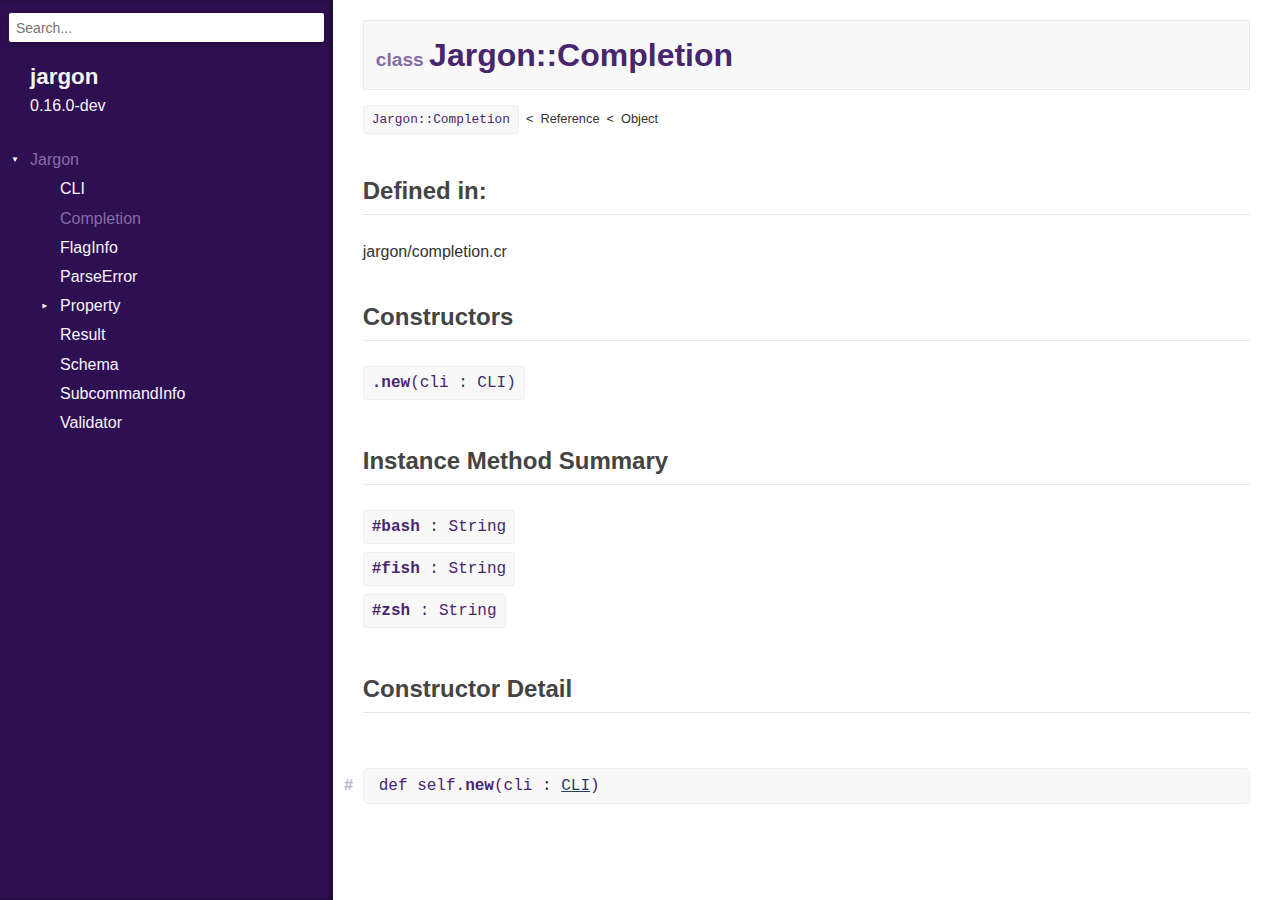
<file: docs/api/Jargon/Completion.html>
<!DOCTYPE html>
<html lang="en">
<head>
  <meta charset="utf-8" />
<meta http-equiv="X-UA-Compatible" content="IE=edge">
<meta name="viewport" content="width=device-width, initial-scale=1.0">
<meta name="generator" content="Crystal Docs 1.19.1">
<meta name="crystal_docs.project_version" content="0.16.0-dev">
<meta name="crystal_docs.project_name" content="jargon">



<link href="../css/style.css" rel="stylesheet" type="text/css" />
<script type="text/javascript" src="../js/doc.js"></script>

  <meta name="repository-name" content="jargon">
  <title>Jargon::Completion - jargon 0.16.0-dev</title>
  <script type="text/javascript">
    CrystalDocs.base_path = "../";
  </script>
</head>
<body>

<svg class="hidden">
  <symbol id="octicon-link" viewBox="0 0 16 16">
    <path fill="currentColor" fill-rule="evenodd" d="M4 9h1v1H4c-1.5 0-3-1.69-3-3.5S2.55 3 4 3h4c1.45 0 3 1.69 3 3.5 0 1.41-.91 2.72-2 3.25V8.59c.58-.45 1-1.27 1-2.09C10 5.22 8.98 4 8 4H4c-.98 0-2 1.22-2 2.5S3 9 4 9zm9-3h-1v1h1c1 0 2 1.22 2 2.5S13.98 12 13 12H9c-.98 0-2-1.22-2-2.5 0-.83.42-1.64 1-2.09V6.25c-1.09.53-2 1.84-2 3.25C6 11.31 7.55 13 9 13h4c1.45 0 3-1.69 3-3.5S14.5 6 13 6z"></path>
  </symbol>
</svg>
<input type="checkbox" id="sidebar-btn">
<label for="sidebar-btn" id="sidebar-btn-label">
  <svg class="open" xmlns="http://www.w3.org/2000/svg" height="2em" width="2em" viewBox="0 0 512 512"><title>Open Sidebar</title><path fill="currentColor" d="M80 96v64h352V96H80zm0 112v64h352v-64H80zm0 112v64h352v-64H80z"></path></svg>
  <svg class="close" xmlns="http://www.w3.org/2000/svg" width="2em" height="2em" viewBox="0 0 512 512"><title>Close Sidebar</title><path fill="currentColor" d="m118.6 73.4-45.2 45.2L210.7 256 73.4 393.4l45.2 45.2L256 301.3l137.4 137.3 45.2-45.2L301.3 256l137.3-137.4-45.2-45.2L256 210.7Z"></path></svg>
</label>
<div class="sidebar">
  <div class="sidebar-header">
    <div class="search-box">
      <input type="search" class="search-input" placeholder="Search..." spellcheck="false" aria-label="Search">
    </div>

    <div class="project-summary">
      <h1 class="project-name">
        <a href="../index.html">
          jargon
        </a>
      </h1>

      <span class="project-version">
        0.16.0-dev
      </span>
    </div>
  </div>

  <div class="search-results hidden">
    <ul class="search-list"></ul>
  </div>

  <div class="types-list">
    <ul>
  
  <li class="parent open current" data-id="jargon/Jargon" data-name="jargon">
      <a href="../Jargon.html">Jargon</a>
      
        <ul>
  
  <li class=" " data-id="jargon/Jargon/CLI" data-name="jargon::cli">
      <a href="../Jargon/CLI.html">CLI</a>
      
    </li>
  
  <li class=" current" data-id="jargon/Jargon/Completion" data-name="jargon::completion">
      <a href="../Jargon/Completion.html">Completion</a>
      
    </li>
  
  <li class=" " data-id="jargon/Jargon/FlagInfo" data-name="jargon::flaginfo">
      <a href="../Jargon/FlagInfo.html">FlagInfo</a>
      
    </li>
  
  <li class=" " data-id="jargon/Jargon/ParseError" data-name="jargon::parseerror">
      <a href="../Jargon/ParseError.html">ParseError</a>
      
    </li>
  
  <li class="parent " data-id="jargon/Jargon/Property" data-name="jargon::property">
      <a href="../Jargon/Property.html">Property</a>
      
        <ul>
  
  <li class=" " data-id="jargon/Jargon/Property/Type" data-name="jargon::property::type">
      <a href="../Jargon/Property/Type.html">Type</a>
      
    </li>
  
</ul>

      
    </li>
  
  <li class=" " data-id="jargon/Jargon/Result" data-name="jargon::result">
      <a href="../Jargon/Result.html">Result</a>
      
    </li>
  
  <li class=" " data-id="jargon/Jargon/Schema" data-name="jargon::schema">
      <a href="../Jargon/Schema.html">Schema</a>
      
    </li>
  
  <li class=" " data-id="jargon/Jargon/SubcommandInfo" data-name="jargon::subcommandinfo">
      <a href="../Jargon/SubcommandInfo.html">SubcommandInfo</a>
      
    </li>
  
  <li class=" " data-id="jargon/Jargon/Validator" data-name="jargon::validator">
      <a href="../Jargon/Validator.html">Validator</a>
      
    </li>
  
</ul>

      
    </li>
  
</ul>

  </div>
</div>


<div class="main-content">
<h1 class="type-name">

  <span class="kind">
    class
  </span> Jargon::<wbr>Completion

</h1>


  <ul class="superclass-hierarchy"><li class="superclass"><a href="../Jargon/Completion.html">Jargon::Completion</a></li><li class="superclass">Reference</li><li class="superclass">Object</li></ul>



















  <h2>
    <a id="defined-in" class="anchor" href="#defined-in">
  <svg class="octicon-link" aria-hidden="true">
    <use href="#octicon-link"/>
  </svg>
</a>
    Defined in:
  </h2>
  
    
      jargon/completion.cr
    
    <br/>
  





  
  <h2>
    <a id="constructors" class="anchor" href="#constructors">
  <svg class="octicon-link" aria-hidden="true">
    <use href="#octicon-link"/>
  </svg>
</a>
    Constructors
  </h2>
  <ul class="list-summary">
    
      <li class="entry-summary">
        <a href="#new%28cli%3ACLI%29-class-method" class="signature"><strong>.new</strong>(cli : CLI)</a>
        
      </li>
    
  </ul>


  

  

  
  <h2>
    <a id="instance-method-summary" class="anchor" href="#instance-method-summary">
  <svg class="octicon-link" aria-hidden="true">
    <use href="#octicon-link"/>
  </svg>
</a>
    Instance Method Summary
  </h2>
  <ul class="list-summary">
    
      <li class="entry-summary">
        <a href="#bash%3AString-instance-method" class="signature"><strong>#bash</strong> : String</a>
        
      </li>
    
      <li class="entry-summary">
        <a href="#fish%3AString-instance-method" class="signature"><strong>#fish</strong> : String</a>
        
      </li>
    
      <li class="entry-summary">
        <a href="#zsh%3AString-instance-method" class="signature"><strong>#zsh</strong> : String</a>
        
      </li>
    
  </ul>



  <div class="methods-inherited">
    
      


      


      


      


    
      


      


      


      


    
  </div>

  
  <h2>
    <a id="constructor-detail" class="anchor" href="#constructor-detail">
  <svg class="octicon-link" aria-hidden="true">
    <use href="#octicon-link"/>
  </svg>
</a>
    Constructor Detail
  </h2>
  
    <div class="entry-detail" id="new(cli:CLI)-class-method">
      <div class="signature">
        
        def self.<strong>new</strong>(cli : <a href="../Jargon/CLI.html">CLI</a>)

        <a class="method-permalink" href="#new%28cli%3ACLI%29-class-method">#</a>
      </div>
      
      <br/>
      <div>
        
      </div>
    </div>
  


  

  

  
  <h2>
    <a id="instance-method-detail" class="anchor" href="#instance-method-detail">
  <svg class="octicon-link" aria-hidden="true">
    <use href="#octicon-link"/>
  </svg>
</a>
    Instance Method Detail
  </h2>
  
    <div class="entry-detail" id="bash:String-instance-method">
      <div class="signature">
        
        def <strong>bash</strong> : String

        <a class="method-permalink" href="#bash%3AString-instance-method">#</a>
      </div>
      
      <br/>
      <div>
        
      </div>
    </div>
  
    <div class="entry-detail" id="fish:String-instance-method">
      <div class="signature">
        
        def <strong>fish</strong> : String

        <a class="method-permalink" href="#fish%3AString-instance-method">#</a>
      </div>
      
      <br/>
      <div>
        
      </div>
    </div>
  
    <div class="entry-detail" id="zsh:String-instance-method">
      <div class="signature">
        
        def <strong>zsh</strong> : String

        <a class="method-permalink" href="#zsh%3AString-instance-method">#</a>
      </div>
      
      <br/>
      <div>
        
      </div>
    </div>
  



</div>

</body>
</html>
</file>
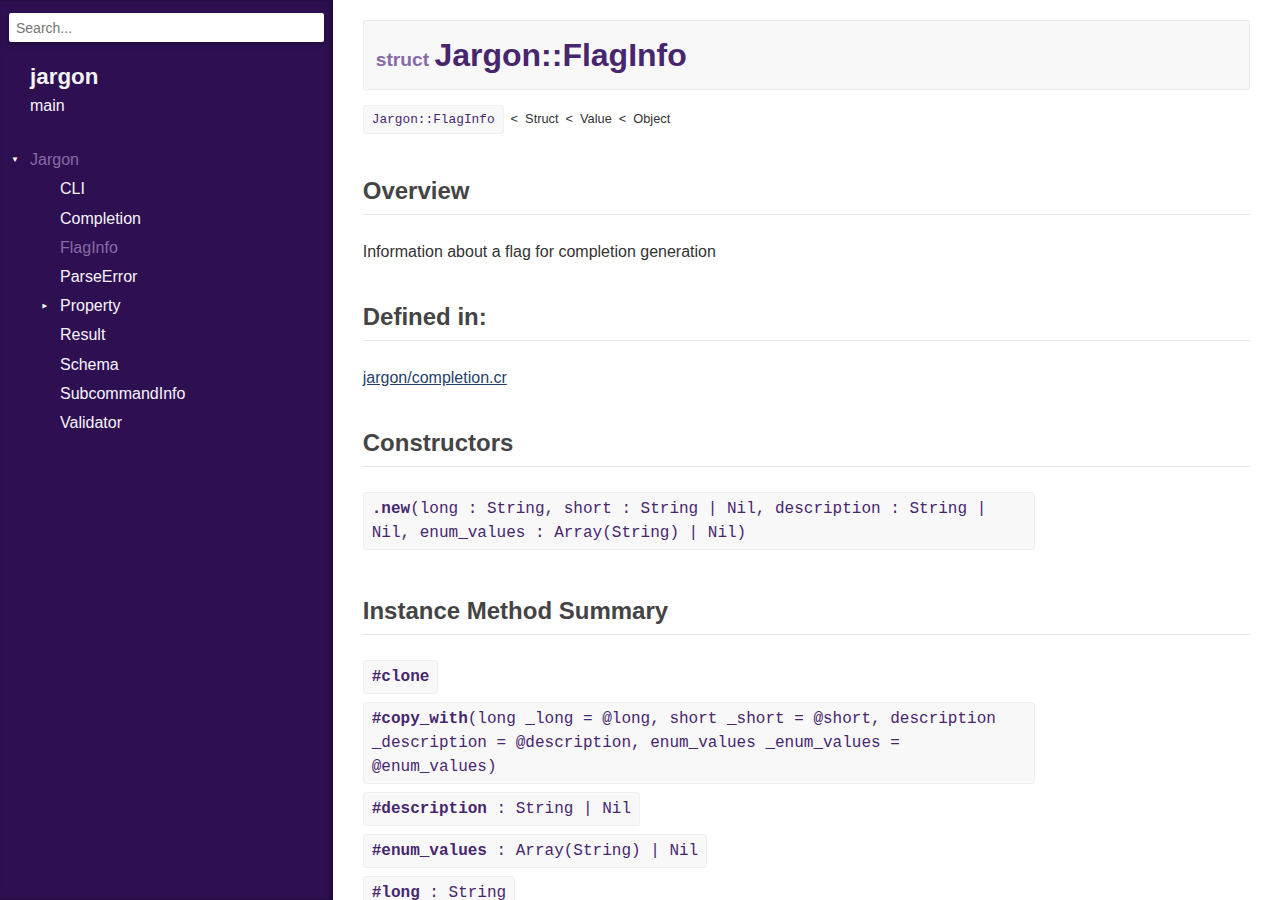
<file: docs/api/Jargon/FlagInfo.html>
<!DOCTYPE html>
<html lang="en">
<head>
  <meta charset="utf-8" />
<meta http-equiv="X-UA-Compatible" content="IE=edge">
<meta name="viewport" content="width=device-width, initial-scale=1.0">
<meta name="generator" content="Crystal Docs 1.19.1">
<meta name="crystal_docs.project_version" content="main">
<meta name="crystal_docs.project_name" content="jargon">



<link href="../css/style.css" rel="stylesheet" type="text/css" />
<script type="text/javascript" src="../js/doc.js"></script>

  <meta name="repository-name" content="jargon">
  <title>Jargon::FlagInfo - jargon main</title>
  <script type="text/javascript">
    CrystalDocs.base_path = "../";
  </script>
</head>
<body>

<svg class="hidden">
  <symbol id="octicon-link" viewBox="0 0 16 16">
    <path fill="currentColor" fill-rule="evenodd" d="M4 9h1v1H4c-1.5 0-3-1.69-3-3.5S2.55 3 4 3h4c1.45 0 3 1.69 3 3.5 0 1.41-.91 2.72-2 3.25V8.59c.58-.45 1-1.27 1-2.09C10 5.22 8.98 4 8 4H4c-.98 0-2 1.22-2 2.5S3 9 4 9zm9-3h-1v1h1c1 0 2 1.22 2 2.5S13.98 12 13 12H9c-.98 0-2-1.22-2-2.5 0-.83.42-1.64 1-2.09V6.25c-1.09.53-2 1.84-2 3.25C6 11.31 7.55 13 9 13h4c1.45 0 3-1.69 3-3.5S14.5 6 13 6z"></path>
  </symbol>
</svg>
<input type="checkbox" id="sidebar-btn">
<label for="sidebar-btn" id="sidebar-btn-label">
  <svg class="open" xmlns="http://www.w3.org/2000/svg" height="2em" width="2em" viewBox="0 0 512 512"><title>Open Sidebar</title><path fill="currentColor" d="M80 96v64h352V96H80zm0 112v64h352v-64H80zm0 112v64h352v-64H80z"></path></svg>
  <svg class="close" xmlns="http://www.w3.org/2000/svg" width="2em" height="2em" viewBox="0 0 512 512"><title>Close Sidebar</title><path fill="currentColor" d="m118.6 73.4-45.2 45.2L210.7 256 73.4 393.4l45.2 45.2L256 301.3l137.4 137.3 45.2-45.2L301.3 256l137.3-137.4-45.2-45.2L256 210.7Z"></path></svg>
</label>
<div class="sidebar">
  <div class="sidebar-header">
    <div class="search-box">
      <input type="search" class="search-input" placeholder="Search..." spellcheck="false" aria-label="Search">
    </div>

    <div class="project-summary">
      <h1 class="project-name">
        <a href="../index.html">
          jargon
        </a>
      </h1>

      <span class="project-version">
        main
      </span>
    </div>
  </div>

  <div class="search-results hidden">
    <ul class="search-list"></ul>
  </div>

  <div class="types-list">
    <ul>
  
  <li class="parent open current" data-id="jargon/Jargon" data-name="jargon">
      <a href="../Jargon.html">Jargon</a>
      
        <ul>
  
  <li class=" " data-id="jargon/Jargon/CLI" data-name="jargon::cli">
      <a href="../Jargon/CLI.html">CLI</a>
      
    </li>
  
  <li class=" " data-id="jargon/Jargon/Completion" data-name="jargon::completion">
      <a href="../Jargon/Completion.html">Completion</a>
      
    </li>
  
  <li class=" current" data-id="jargon/Jargon/FlagInfo" data-name="jargon::flaginfo">
      <a href="../Jargon/FlagInfo.html">FlagInfo</a>
      
    </li>
  
  <li class=" " data-id="jargon/Jargon/ParseError" data-name="jargon::parseerror">
      <a href="../Jargon/ParseError.html">ParseError</a>
      
    </li>
  
  <li class="parent " data-id="jargon/Jargon/Property" data-name="jargon::property">
      <a href="../Jargon/Property.html">Property</a>
      
        <ul>
  
  <li class=" " data-id="jargon/Jargon/Property/Type" data-name="jargon::property::type">
      <a href="../Jargon/Property/Type.html">Type</a>
      
    </li>
  
</ul>

      
    </li>
  
  <li class=" " data-id="jargon/Jargon/Result" data-name="jargon::result">
      <a href="../Jargon/Result.html">Result</a>
      
    </li>
  
  <li class=" " data-id="jargon/Jargon/Schema" data-name="jargon::schema">
      <a href="../Jargon/Schema.html">Schema</a>
      
    </li>
  
  <li class=" " data-id="jargon/Jargon/SubcommandInfo" data-name="jargon::subcommandinfo">
      <a href="../Jargon/SubcommandInfo.html">SubcommandInfo</a>
      
    </li>
  
  <li class=" " data-id="jargon/Jargon/Validator" data-name="jargon::validator">
      <a href="../Jargon/Validator.html">Validator</a>
      
    </li>
  
</ul>

      
    </li>
  
</ul>

  </div>
</div>


<div class="main-content">
<h1 class="type-name">

  <span class="kind">
    struct
  </span> Jargon::<wbr>FlagInfo

</h1>


  <ul class="superclass-hierarchy"><li class="superclass"><a href="../Jargon/FlagInfo.html">Jargon::FlagInfo</a></li><li class="superclass">Struct</li><li class="superclass">Value</li><li class="superclass">Object</li></ul>




  <h2>
    <a id="overview" class="anchor" href="#overview">
  <svg class="octicon-link" aria-hidden="true">
    <use href="#octicon-link"/>
  </svg>
</a>
    Overview
  </h2>

  <p>Information about a flag for completion generation</p>
















  <h2>
    <a id="defined-in" class="anchor" href="#defined-in">
  <svg class="octicon-link" aria-hidden="true">
    <use href="#octicon-link"/>
  </svg>
</a>
    Defined in:
  </h2>
  
    
      <a href="https://github.com/trans/jargon/blob/028c8fc34ef93000bab07f13cf540bce238573d2/src/jargon/completion.cr#L3" target="_blank">
        jargon/completion.cr
      </a>
    
    <br/>
  





  
  <h2>
    <a id="constructors" class="anchor" href="#constructors">
  <svg class="octicon-link" aria-hidden="true">
    <use href="#octicon-link"/>
  </svg>
</a>
    Constructors
  </h2>
  <ul class="list-summary">
    
      <li class="entry-summary">
        <a href="#new%28long%3AString%2Cshort%3AString%7CNil%2Cdescription%3AString%7CNil%2Cenum_values%3AArray%28String%29%7CNil%29-class-method" class="signature"><strong>.new</strong>(long : String, short : String | Nil, description : String | Nil, enum_values : Array(String) | Nil)</a>
        
      </li>
    
  </ul>


  

  

  
  <h2>
    <a id="instance-method-summary" class="anchor" href="#instance-method-summary">
  <svg class="octicon-link" aria-hidden="true">
    <use href="#octicon-link"/>
  </svg>
</a>
    Instance Method Summary
  </h2>
  <ul class="list-summary">
    
      <li class="entry-summary">
        <a href="#clone-instance-method" class="signature"><strong>#clone</strong></a>
        
      </li>
    
      <li class="entry-summary">
        <a href="#copy_with%28long_long%3D%40long%2Cshort_short%3D%40short%2Cdescription_description%3D%40description%2Cenum_values_enum_values%3D%40enum_values%29-instance-method" class="signature"><strong>#copy_with</strong>(long _long = @long, short _short = @short, description _description = @description, enum_values _enum_values = @enum_values)</a>
        
      </li>
    
      <li class="entry-summary">
        <a href="#description%3AString%7CNil-instance-method" class="signature"><strong>#description</strong> : String | Nil</a>
        
      </li>
    
      <li class="entry-summary">
        <a href="#enum_values%3AArray%28String%29%7CNil-instance-method" class="signature"><strong>#enum_values</strong> : Array(String) | Nil</a>
        
      </li>
    
      <li class="entry-summary">
        <a href="#long%3AString-instance-method" class="signature"><strong>#long</strong> : String</a>
        
      </li>
    
      <li class="entry-summary">
        <a href="#short%3AString%7CNil-instance-method" class="signature"><strong>#short</strong> : String | Nil</a>
        
      </li>
    
  </ul>



  <div class="methods-inherited">
    
      


      


      


      


    
      


      


      


      


    
      


      


      


      


    
  </div>

  
  <h2>
    <a id="constructor-detail" class="anchor" href="#constructor-detail">
  <svg class="octicon-link" aria-hidden="true">
    <use href="#octicon-link"/>
  </svg>
</a>
    Constructor Detail
  </h2>
  
    <div class="entry-detail" id="new(long:String,short:String|Nil,description:String|Nil,enum_values:Array(String)|Nil)-class-method">
      <div class="signature">
        
        def self.<strong>new</strong>(long : String, short : String | Nil, description : String | Nil, enum_values : Array(String) | Nil)

        <a class="method-permalink" href="#new%28long%3AString%2Cshort%3AString%7CNil%2Cdescription%3AString%7CNil%2Cenum_values%3AArray%28String%29%7CNil%29-class-method">#</a>
      </div>
      
      <br/>
      <div>
        
          [<a href="https://github.com/trans/jargon/blob/028c8fc34ef93000bab07f13cf540bce238573d2/src/jargon/completion.cr#L3" target="_blank">View source</a>]
        
      </div>
    </div>
  


  

  

  
  <h2>
    <a id="instance-method-detail" class="anchor" href="#instance-method-detail">
  <svg class="octicon-link" aria-hidden="true">
    <use href="#octicon-link"/>
  </svg>
</a>
    Instance Method Detail
  </h2>
  
    <div class="entry-detail" id="clone-instance-method">
      <div class="signature">
        
        def <strong>clone</strong>

        <a class="method-permalink" href="#clone-instance-method">#</a>
      </div>
      
      <br/>
      <div>
        
          [<a href="https://github.com/trans/jargon/blob/028c8fc34ef93000bab07f13cf540bce238573d2/src/jargon/completion.cr#L3" target="_blank">View source</a>]
        
      </div>
    </div>
  
    <div class="entry-detail" id="copy_with(long_long=@long,short_short=@short,description_description=@description,enum_values_enum_values=@enum_values)-instance-method">
      <div class="signature">
        
        def <strong>copy_with</strong>(long _long = @long, short _short = @short, description _description = @description, enum_values _enum_values = @enum_values)

        <a class="method-permalink" href="#copy_with%28long_long%3D%40long%2Cshort_short%3D%40short%2Cdescription_description%3D%40description%2Cenum_values_enum_values%3D%40enum_values%29-instance-method">#</a>
      </div>
      
      <br/>
      <div>
        
          [<a href="https://github.com/trans/jargon/blob/028c8fc34ef93000bab07f13cf540bce238573d2/src/jargon/completion.cr#L3" target="_blank">View source</a>]
        
      </div>
    </div>
  
    <div class="entry-detail" id="description:String|Nil-instance-method">
      <div class="signature">
        
        def <strong>description</strong> : String | Nil

        <a class="method-permalink" href="#description%3AString%7CNil-instance-method">#</a>
      </div>
      
      <br/>
      <div>
        
      </div>
    </div>
  
    <div class="entry-detail" id="enum_values:Array(String)|Nil-instance-method">
      <div class="signature">
        
        def <strong>enum_values</strong> : Array(String) | Nil

        <a class="method-permalink" href="#enum_values%3AArray%28String%29%7CNil-instance-method">#</a>
      </div>
      
      <br/>
      <div>
        
      </div>
    </div>
  
    <div class="entry-detail" id="long:String-instance-method">
      <div class="signature">
        
        def <strong>long</strong> : String

        <a class="method-permalink" href="#long%3AString-instance-method">#</a>
      </div>
      
      <br/>
      <div>
        
      </div>
    </div>
  
    <div class="entry-detail" id="short:String|Nil-instance-method">
      <div class="signature">
        
        def <strong>short</strong> : String | Nil

        <a class="method-permalink" href="#short%3AString%7CNil-instance-method">#</a>
      </div>
      
      <br/>
      <div>
        
      </div>
    </div>
  



</div>

</body>
</html>
</file>
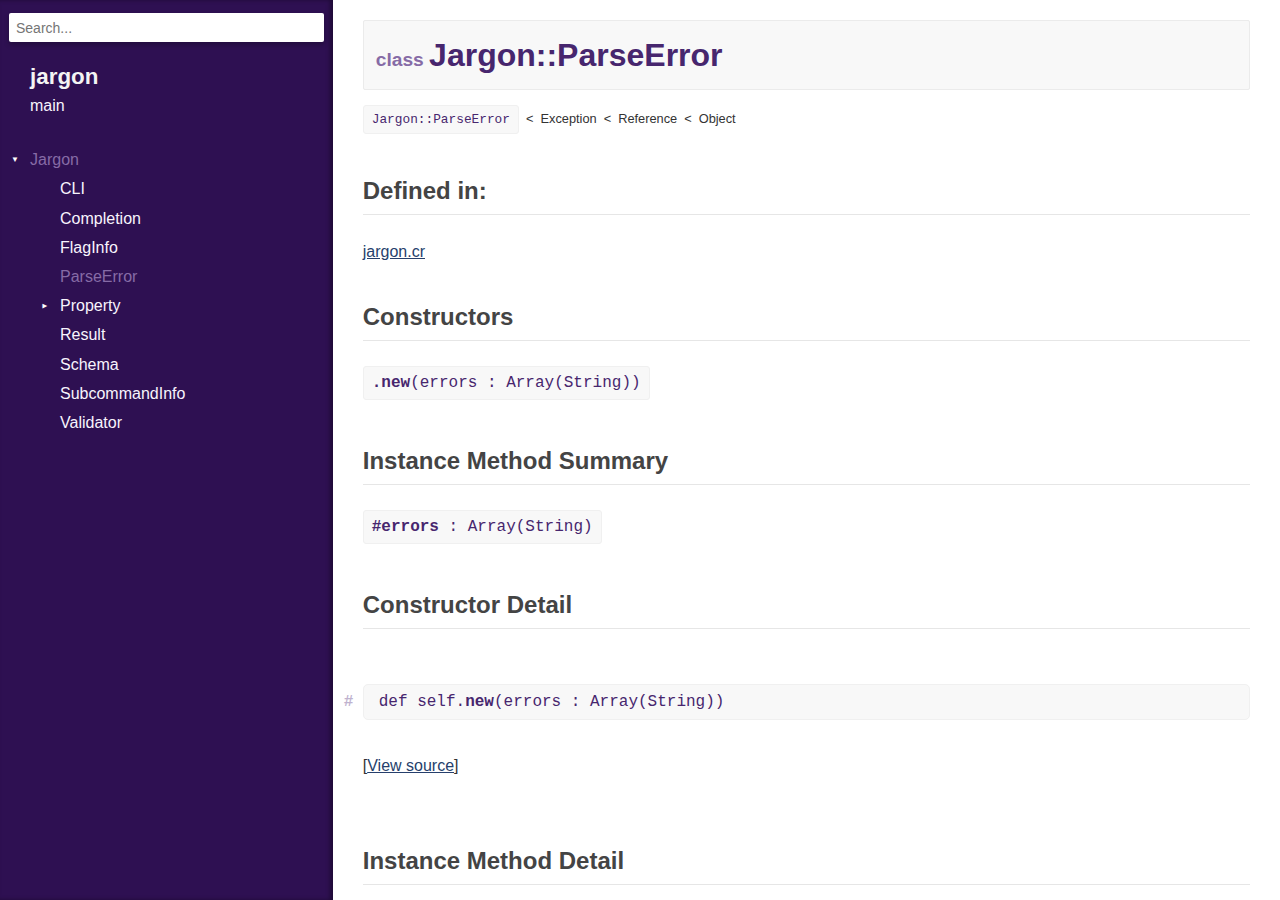
<file: docs/api/Jargon/ParseError.html>
<!DOCTYPE html>
<html lang="en">
<head>
  <meta charset="utf-8" />
<meta http-equiv="X-UA-Compatible" content="IE=edge">
<meta name="viewport" content="width=device-width, initial-scale=1.0">
<meta name="generator" content="Crystal Docs 1.19.1">
<meta name="crystal_docs.project_version" content="main">
<meta name="crystal_docs.project_name" content="jargon">



<link href="../css/style.css" rel="stylesheet" type="text/css" />
<script type="text/javascript" src="../js/doc.js"></script>

  <meta name="repository-name" content="jargon">
  <title>Jargon::ParseError - jargon main</title>
  <script type="text/javascript">
    CrystalDocs.base_path = "../";
  </script>
</head>
<body>

<svg class="hidden">
  <symbol id="octicon-link" viewBox="0 0 16 16">
    <path fill="currentColor" fill-rule="evenodd" d="M4 9h1v1H4c-1.5 0-3-1.69-3-3.5S2.55 3 4 3h4c1.45 0 3 1.69 3 3.5 0 1.41-.91 2.72-2 3.25V8.59c.58-.45 1-1.27 1-2.09C10 5.22 8.98 4 8 4H4c-.98 0-2 1.22-2 2.5S3 9 4 9zm9-3h-1v1h1c1 0 2 1.22 2 2.5S13.98 12 13 12H9c-.98 0-2-1.22-2-2.5 0-.83.42-1.64 1-2.09V6.25c-1.09.53-2 1.84-2 3.25C6 11.31 7.55 13 9 13h4c1.45 0 3-1.69 3-3.5S14.5 6 13 6z"></path>
  </symbol>
</svg>
<input type="checkbox" id="sidebar-btn">
<label for="sidebar-btn" id="sidebar-btn-label">
  <svg class="open" xmlns="http://www.w3.org/2000/svg" height="2em" width="2em" viewBox="0 0 512 512"><title>Open Sidebar</title><path fill="currentColor" d="M80 96v64h352V96H80zm0 112v64h352v-64H80zm0 112v64h352v-64H80z"></path></svg>
  <svg class="close" xmlns="http://www.w3.org/2000/svg" width="2em" height="2em" viewBox="0 0 512 512"><title>Close Sidebar</title><path fill="currentColor" d="m118.6 73.4-45.2 45.2L210.7 256 73.4 393.4l45.2 45.2L256 301.3l137.4 137.3 45.2-45.2L301.3 256l137.3-137.4-45.2-45.2L256 210.7Z"></path></svg>
</label>
<div class="sidebar">
  <div class="sidebar-header">
    <div class="search-box">
      <input type="search" class="search-input" placeholder="Search..." spellcheck="false" aria-label="Search">
    </div>

    <div class="project-summary">
      <h1 class="project-name">
        <a href="../index.html">
          jargon
        </a>
      </h1>

      <span class="project-version">
        main
      </span>
    </div>
  </div>

  <div class="search-results hidden">
    <ul class="search-list"></ul>
  </div>

  <div class="types-list">
    <ul>
  
  <li class="parent open current" data-id="jargon/Jargon" data-name="jargon">
      <a href="../Jargon.html">Jargon</a>
      
        <ul>
  
  <li class=" " data-id="jargon/Jargon/CLI" data-name="jargon::cli">
      <a href="../Jargon/CLI.html">CLI</a>
      
    </li>
  
  <li class=" " data-id="jargon/Jargon/Completion" data-name="jargon::completion">
      <a href="../Jargon/Completion.html">Completion</a>
      
    </li>
  
  <li class=" " data-id="jargon/Jargon/FlagInfo" data-name="jargon::flaginfo">
      <a href="../Jargon/FlagInfo.html">FlagInfo</a>
      
    </li>
  
  <li class=" current" data-id="jargon/Jargon/ParseError" data-name="jargon::parseerror">
      <a href="../Jargon/ParseError.html">ParseError</a>
      
    </li>
  
  <li class="parent " data-id="jargon/Jargon/Property" data-name="jargon::property">
      <a href="../Jargon/Property.html">Property</a>
      
        <ul>
  
  <li class=" " data-id="jargon/Jargon/Property/Type" data-name="jargon::property::type">
      <a href="../Jargon/Property/Type.html">Type</a>
      
    </li>
  
</ul>

      
    </li>
  
  <li class=" " data-id="jargon/Jargon/Result" data-name="jargon::result">
      <a href="../Jargon/Result.html">Result</a>
      
    </li>
  
  <li class=" " data-id="jargon/Jargon/Schema" data-name="jargon::schema">
      <a href="../Jargon/Schema.html">Schema</a>
      
    </li>
  
  <li class=" " data-id="jargon/Jargon/SubcommandInfo" data-name="jargon::subcommandinfo">
      <a href="../Jargon/SubcommandInfo.html">SubcommandInfo</a>
      
    </li>
  
  <li class=" " data-id="jargon/Jargon/Validator" data-name="jargon::validator">
      <a href="../Jargon/Validator.html">Validator</a>
      
    </li>
  
</ul>

      
    </li>
  
</ul>

  </div>
</div>


<div class="main-content">
<h1 class="type-name">

  <span class="kind">
    class
  </span> Jargon::<wbr>ParseError

</h1>


  <ul class="superclass-hierarchy"><li class="superclass"><a href="../Jargon/ParseError.html">Jargon::ParseError</a></li><li class="superclass">Exception</li><li class="superclass">Reference</li><li class="superclass">Object</li></ul>



















  <h2>
    <a id="defined-in" class="anchor" href="#defined-in">
  <svg class="octicon-link" aria-hidden="true">
    <use href="#octicon-link"/>
  </svg>
</a>
    Defined in:
  </h2>
  
    
      <a href="https://github.com/trans/jargon/blob/028c8fc34ef93000bab07f13cf540bce238573d2/src/jargon.cr#L10" target="_blank">
        jargon.cr
      </a>
    
    <br/>
  





  
  <h2>
    <a id="constructors" class="anchor" href="#constructors">
  <svg class="octicon-link" aria-hidden="true">
    <use href="#octicon-link"/>
  </svg>
</a>
    Constructors
  </h2>
  <ul class="list-summary">
    
      <li class="entry-summary">
        <a href="#new%28errors%3AArray%28String%29%29-class-method" class="signature"><strong>.new</strong>(errors : Array(String))</a>
        
      </li>
    
  </ul>


  

  

  
  <h2>
    <a id="instance-method-summary" class="anchor" href="#instance-method-summary">
  <svg class="octicon-link" aria-hidden="true">
    <use href="#octicon-link"/>
  </svg>
</a>
    Instance Method Summary
  </h2>
  <ul class="list-summary">
    
      <li class="entry-summary">
        <a href="#errors%3AArray%28String%29-instance-method" class="signature"><strong>#errors</strong> : Array(String)</a>
        
      </li>
    
  </ul>



  <div class="methods-inherited">
    
      


      


      


      


    
      


      


      


      


    
      


      


      


      


    
  </div>

  
  <h2>
    <a id="constructor-detail" class="anchor" href="#constructor-detail">
  <svg class="octicon-link" aria-hidden="true">
    <use href="#octicon-link"/>
  </svg>
</a>
    Constructor Detail
  </h2>
  
    <div class="entry-detail" id="new(errors:Array(String))-class-method">
      <div class="signature">
        
        def self.<strong>new</strong>(errors : Array(String))

        <a class="method-permalink" href="#new%28errors%3AArray%28String%29%29-class-method">#</a>
      </div>
      
      <br/>
      <div>
        
          [<a href="https://github.com/trans/jargon/blob/028c8fc34ef93000bab07f13cf540bce238573d2/src/jargon.cr#L13" target="_blank">View source</a>]
        
      </div>
    </div>
  


  

  

  
  <h2>
    <a id="instance-method-detail" class="anchor" href="#instance-method-detail">
  <svg class="octicon-link" aria-hidden="true">
    <use href="#octicon-link"/>
  </svg>
</a>
    Instance Method Detail
  </h2>
  
    <div class="entry-detail" id="errors:Array(String)-instance-method">
      <div class="signature">
        
        def <strong>errors</strong> : Array(String)

        <a class="method-permalink" href="#errors%3AArray%28String%29-instance-method">#</a>
      </div>
      
      <br/>
      <div>
        
          [<a href="https://github.com/trans/jargon/blob/028c8fc34ef93000bab07f13cf540bce238573d2/src/jargon.cr#L11" target="_blank">View source</a>]
        
      </div>
    </div>
  



</div>

</body>
</html>
</file>
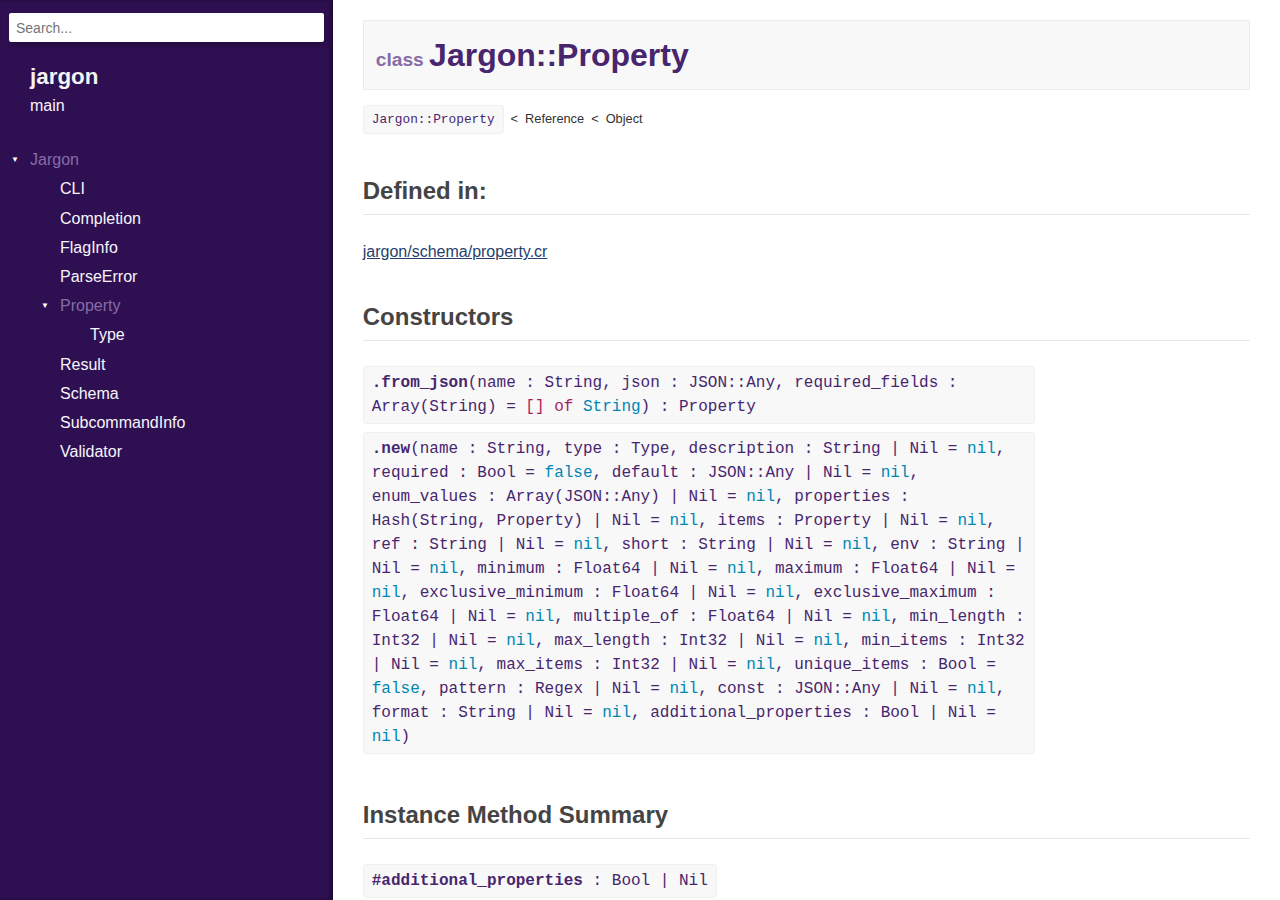
<file: docs/api/Jargon/Property.html>
<!DOCTYPE html>
<html lang="en">
<head>
  <meta charset="utf-8" />
<meta http-equiv="X-UA-Compatible" content="IE=edge">
<meta name="viewport" content="width=device-width, initial-scale=1.0">
<meta name="generator" content="Crystal Docs 1.19.1">
<meta name="crystal_docs.project_version" content="main">
<meta name="crystal_docs.project_name" content="jargon">



<link href="../css/style.css" rel="stylesheet" type="text/css" />
<script type="text/javascript" src="../js/doc.js"></script>

  <meta name="repository-name" content="jargon">
  <title>Jargon::Property - jargon main</title>
  <script type="text/javascript">
    CrystalDocs.base_path = "../";
  </script>
</head>
<body>

<svg class="hidden">
  <symbol id="octicon-link" viewBox="0 0 16 16">
    <path fill="currentColor" fill-rule="evenodd" d="M4 9h1v1H4c-1.5 0-3-1.69-3-3.5S2.55 3 4 3h4c1.45 0 3 1.69 3 3.5 0 1.41-.91 2.72-2 3.25V8.59c.58-.45 1-1.27 1-2.09C10 5.22 8.98 4 8 4H4c-.98 0-2 1.22-2 2.5S3 9 4 9zm9-3h-1v1h1c1 0 2 1.22 2 2.5S13.98 12 13 12H9c-.98 0-2-1.22-2-2.5 0-.83.42-1.64 1-2.09V6.25c-1.09.53-2 1.84-2 3.25C6 11.31 7.55 13 9 13h4c1.45 0 3-1.69 3-3.5S14.5 6 13 6z"></path>
  </symbol>
</svg>
<input type="checkbox" id="sidebar-btn">
<label for="sidebar-btn" id="sidebar-btn-label">
  <svg class="open" xmlns="http://www.w3.org/2000/svg" height="2em" width="2em" viewBox="0 0 512 512"><title>Open Sidebar</title><path fill="currentColor" d="M80 96v64h352V96H80zm0 112v64h352v-64H80zm0 112v64h352v-64H80z"></path></svg>
  <svg class="close" xmlns="http://www.w3.org/2000/svg" width="2em" height="2em" viewBox="0 0 512 512"><title>Close Sidebar</title><path fill="currentColor" d="m118.6 73.4-45.2 45.2L210.7 256 73.4 393.4l45.2 45.2L256 301.3l137.4 137.3 45.2-45.2L301.3 256l137.3-137.4-45.2-45.2L256 210.7Z"></path></svg>
</label>
<div class="sidebar">
  <div class="sidebar-header">
    <div class="search-box">
      <input type="search" class="search-input" placeholder="Search..." spellcheck="false" aria-label="Search">
    </div>

    <div class="project-summary">
      <h1 class="project-name">
        <a href="../index.html">
          jargon
        </a>
      </h1>

      <span class="project-version">
        main
      </span>
    </div>
  </div>

  <div class="search-results hidden">
    <ul class="search-list"></ul>
  </div>

  <div class="types-list">
    <ul>
  
  <li class="parent open current" data-id="jargon/Jargon" data-name="jargon">
      <a href="../Jargon.html">Jargon</a>
      
        <ul>
  
  <li class=" " data-id="jargon/Jargon/CLI" data-name="jargon::cli">
      <a href="../Jargon/CLI.html">CLI</a>
      
    </li>
  
  <li class=" " data-id="jargon/Jargon/Completion" data-name="jargon::completion">
      <a href="../Jargon/Completion.html">Completion</a>
      
    </li>
  
  <li class=" " data-id="jargon/Jargon/FlagInfo" data-name="jargon::flaginfo">
      <a href="../Jargon/FlagInfo.html">FlagInfo</a>
      
    </li>
  
  <li class=" " data-id="jargon/Jargon/ParseError" data-name="jargon::parseerror">
      <a href="../Jargon/ParseError.html">ParseError</a>
      
    </li>
  
  <li class="parent open current" data-id="jargon/Jargon/Property" data-name="jargon::property">
      <a href="../Jargon/Property.html">Property</a>
      
        <ul>
  
  <li class=" " data-id="jargon/Jargon/Property/Type" data-name="jargon::property::type">
      <a href="../Jargon/Property/Type.html">Type</a>
      
    </li>
  
</ul>

      
    </li>
  
  <li class=" " data-id="jargon/Jargon/Result" data-name="jargon::result">
      <a href="../Jargon/Result.html">Result</a>
      
    </li>
  
  <li class=" " data-id="jargon/Jargon/Schema" data-name="jargon::schema">
      <a href="../Jargon/Schema.html">Schema</a>
      
    </li>
  
  <li class=" " data-id="jargon/Jargon/SubcommandInfo" data-name="jargon::subcommandinfo">
      <a href="../Jargon/SubcommandInfo.html">SubcommandInfo</a>
      
    </li>
  
  <li class=" " data-id="jargon/Jargon/Validator" data-name="jargon::validator">
      <a href="../Jargon/Validator.html">Validator</a>
      
    </li>
  
</ul>

      
    </li>
  
</ul>

  </div>
</div>


<div class="main-content">
<h1 class="type-name">

  <span class="kind">
    class
  </span> Jargon::<wbr>Property

</h1>


  <ul class="superclass-hierarchy"><li class="superclass"><a href="../Jargon/Property.html">Jargon::Property</a></li><li class="superclass">Reference</li><li class="superclass">Object</li></ul>



















  <h2>
    <a id="defined-in" class="anchor" href="#defined-in">
  <svg class="octicon-link" aria-hidden="true">
    <use href="#octicon-link"/>
  </svg>
</a>
    Defined in:
  </h2>
  
    
      <a href="https://github.com/trans/jargon/blob/028c8fc34ef93000bab07f13cf540bce238573d2/src/jargon/schema/property.cr#L2" target="_blank">
        jargon/schema/property.cr
      </a>
    
    <br/>
  





  
  <h2>
    <a id="constructors" class="anchor" href="#constructors">
  <svg class="octicon-link" aria-hidden="true">
    <use href="#octicon-link"/>
  </svg>
</a>
    Constructors
  </h2>
  <ul class="list-summary">
    
      <li class="entry-summary">
        <a href="#from_json%28name%3AString%2Cjson%3AJSON%3A%3AAny%2Crequired_fields%3AArray%28String%29%3D%5B%5DofString%29%3AProperty-class-method" class="signature"><strong>.from_json</strong>(name : String, json : JSON::Any, required_fields : Array(String) = <span class="o">[]</span> <span class="k">of</span> <span class="t">String</span>) : Property</a>
        
      </li>
    
      <li class="entry-summary">
        <a href="#new%28name%3AString%2Ctype%3AType%2Cdescription%3AString%7CNil%3Dnil%2Crequired%3ABool%3Dfalse%2Cdefault%3AJSON%3A%3AAny%7CNil%3Dnil%2Cenum_values%3AArray%28JSON%3A%3AAny%29%7CNil%3Dnil%2Cproperties%3AHash%28String%2CProperty%29%7CNil%3Dnil%2Citems%3AProperty%7CNil%3Dnil%2Cref%3AString%7CNil%3Dnil%2Cshort%3AString%7CNil%3Dnil%2Cenv%3AString%7CNil%3Dnil%2Cminimum%3AFloat64%7CNil%3Dnil%2Cmaximum%3AFloat64%7CNil%3Dnil%2Cexclusive_minimum%3AFloat64%7CNil%3Dnil%2Cexclusive_maximum%3AFloat64%7CNil%3Dnil%2Cmultiple_of%3AFloat64%7CNil%3Dnil%2Cmin_length%3AInt32%7CNil%3Dnil%2Cmax_length%3AInt32%7CNil%3Dnil%2Cmin_items%3AInt32%7CNil%3Dnil%2Cmax_items%3AInt32%7CNil%3Dnil%2Cunique_items%3ABool%3Dfalse%2Cpattern%3ARegex%7CNil%3Dnil%2Cconst%3AJSON%3A%3AAny%7CNil%3Dnil%2Cformat%3AString%7CNil%3Dnil%2Cadditional_properties%3ABool%7CNil%3Dnil%29-class-method" class="signature"><strong>.new</strong>(name : String, type : Type, description : String | Nil = <span class="n">nil</span>, required : Bool = <span class="n">false</span>, default : JSON::Any | Nil = <span class="n">nil</span>, enum_values : Array(JSON::Any) | Nil = <span class="n">nil</span>, properties : Hash(String, Property) | Nil = <span class="n">nil</span>, items : Property | Nil = <span class="n">nil</span>, ref : String | Nil = <span class="n">nil</span>, short : String | Nil = <span class="n">nil</span>, env : String | Nil = <span class="n">nil</span>, minimum : Float64 | Nil = <span class="n">nil</span>, maximum : Float64 | Nil = <span class="n">nil</span>, exclusive_minimum : Float64 | Nil = <span class="n">nil</span>, exclusive_maximum : Float64 | Nil = <span class="n">nil</span>, multiple_of : Float64 | Nil = <span class="n">nil</span>, min_length : Int32 | Nil = <span class="n">nil</span>, max_length : Int32 | Nil = <span class="n">nil</span>, min_items : Int32 | Nil = <span class="n">nil</span>, max_items : Int32 | Nil = <span class="n">nil</span>, unique_items : Bool = <span class="n">false</span>, pattern : Regex | Nil = <span class="n">nil</span>, const : JSON::Any | Nil = <span class="n">nil</span>, format : String | Nil = <span class="n">nil</span>, additional_properties : Bool | Nil = <span class="n">nil</span>)</a>
        
      </li>
    
  </ul>


  

  

  
  <h2>
    <a id="instance-method-summary" class="anchor" href="#instance-method-summary">
  <svg class="octicon-link" aria-hidden="true">
    <use href="#octicon-link"/>
  </svg>
</a>
    Instance Method Summary
  </h2>
  <ul class="list-summary">
    
      <li class="entry-summary">
        <a href="#additional_properties%3ABool%7CNil-instance-method" class="signature"><strong>#additional_properties</strong> : Bool | Nil</a>
        
      </li>
    
      <li class="entry-summary">
        <a href="#const%3AJSON%3A%3AAny%7CNil-instance-method" class="signature"><strong>#const</strong> : JSON::Any | Nil</a>
        
      </li>
    
      <li class="entry-summary">
        <a href="#default%3AJSON%3A%3AAny%7CNil-instance-method" class="signature"><strong>#default</strong> : JSON::Any | Nil</a>
        
      </li>
    
      <li class="entry-summary">
        <a href="#description%3AString%7CNil-instance-method" class="signature"><strong>#description</strong> : String | Nil</a>
        
      </li>
    
      <li class="entry-summary">
        <a href="#enum_values%3AArray%28JSON%3A%3AAny%29%7CNil-instance-method" class="signature"><strong>#enum_values</strong> : Array(JSON::Any) | Nil</a>
        
      </li>
    
      <li class="entry-summary">
        <a href="#env%3AString%7CNil-instance-method" class="signature"><strong>#env</strong> : String | Nil</a>
        
      </li>
    
      <li class="entry-summary">
        <a href="#exclusive_maximum%3AFloat64%7CNil-instance-method" class="signature"><strong>#exclusive_maximum</strong> : Float64 | Nil</a>
        
      </li>
    
      <li class="entry-summary">
        <a href="#exclusive_minimum%3AFloat64%7CNil-instance-method" class="signature"><strong>#exclusive_minimum</strong> : Float64 | Nil</a>
        
      </li>
    
      <li class="entry-summary">
        <a href="#format%3AString%7CNil-instance-method" class="signature"><strong>#format</strong> : String | Nil</a>
        
      </li>
    
      <li class="entry-summary">
        <a href="#items%3AProperty%7CNil-instance-method" class="signature"><strong>#items</strong> : Property | Nil</a>
        
      </li>
    
      <li class="entry-summary">
        <a href="#max_items%3AInt32%7CNil-instance-method" class="signature"><strong>#max_items</strong> : Int32 | Nil</a>
        
      </li>
    
      <li class="entry-summary">
        <a href="#max_length%3AInt32%7CNil-instance-method" class="signature"><strong>#max_length</strong> : Int32 | Nil</a>
        
      </li>
    
      <li class="entry-summary">
        <a href="#maximum%3AFloat64%7CNil-instance-method" class="signature"><strong>#maximum</strong> : Float64 | Nil</a>
        
      </li>
    
      <li class="entry-summary">
        <a href="#min_items%3AInt32%7CNil-instance-method" class="signature"><strong>#min_items</strong> : Int32 | Nil</a>
        
      </li>
    
      <li class="entry-summary">
        <a href="#min_length%3AInt32%7CNil-instance-method" class="signature"><strong>#min_length</strong> : Int32 | Nil</a>
        
      </li>
    
      <li class="entry-summary">
        <a href="#minimum%3AFloat64%7CNil-instance-method" class="signature"><strong>#minimum</strong> : Float64 | Nil</a>
        
      </li>
    
      <li class="entry-summary">
        <a href="#multiple_of%3AFloat64%7CNil-instance-method" class="signature"><strong>#multiple_of</strong> : Float64 | Nil</a>
        
      </li>
    
      <li class="entry-summary">
        <a href="#name%3AString-instance-method" class="signature"><strong>#name</strong> : String</a>
        
      </li>
    
      <li class="entry-summary">
        <a href="#pattern%3ARegex%7CNil-instance-method" class="signature"><strong>#pattern</strong> : Regex | Nil</a>
        
      </li>
    
      <li class="entry-summary">
        <a href="#properties%3AHash%28String%2CProperty%29%7CNil-instance-method" class="signature"><strong>#properties</strong> : Hash(String, Property) | Nil</a>
        
      </li>
    
      <li class="entry-summary">
        <a href="#ref%3AString%7CNil-instance-method" class="signature"><strong>#ref</strong> : String | Nil</a>
        
      </li>
    
      <li class="entry-summary">
        <a href="#required%3F%3ABool-instance-method" class="signature"><strong>#required?</strong> : Bool</a>
        
      </li>
    
      <li class="entry-summary">
        <a href="#short%3AString%7CNil-instance-method" class="signature"><strong>#short</strong> : String | Nil</a>
        
      </li>
    
      <li class="entry-summary">
        <a href="#type%3AType-instance-method" class="signature"><strong>#type</strong> : Type</a>
        
      </li>
    
      <li class="entry-summary">
        <a href="#unique_items%3F%3ABool-instance-method" class="signature"><strong>#unique_items?</strong> : Bool</a>
        
      </li>
    
  </ul>



  <div class="methods-inherited">
    
      


      


      


      


    
      


      


      


      


    
  </div>

  
  <h2>
    <a id="constructor-detail" class="anchor" href="#constructor-detail">
  <svg class="octicon-link" aria-hidden="true">
    <use href="#octicon-link"/>
  </svg>
</a>
    Constructor Detail
  </h2>
  
    <div class="entry-detail" id="from_json(name:String,json:JSON::Any,required_fields:Array(String)=[]ofString):Property-class-method">
      <div class="signature">
        
        def self.<strong>from_json</strong>(name : String, json : JSON::Any, required_fields : Array(String) = <span class="o">[]</span> <span class="k">of</span> <span class="t">String</span>) : <a href="../Jargon/Property.html">Property</a>

        <a class="method-permalink" href="#from_json%28name%3AString%2Cjson%3AJSON%3A%3AAny%2Crequired_fields%3AArray%28String%29%3D%5B%5DofString%29%3AProperty-class-method">#</a>
      </div>
      
      <br/>
      <div>
        
          [<a href="https://github.com/trans/jargon/blob/028c8fc34ef93000bab07f13cf540bce238573d2/src/jargon/schema/property.cr#L68" target="_blank">View source</a>]
        
      </div>
    </div>
  
    <div class="entry-detail" id="new(name:String,type:Type,description:String|Nil=nil,required:Bool=false,default:JSON::Any|Nil=nil,enum_values:Array(JSON::Any)|Nil=nil,properties:Hash(String,Property)|Nil=nil,items:Property|Nil=nil,ref:String|Nil=nil,short:String|Nil=nil,env:String|Nil=nil,minimum:Float64|Nil=nil,maximum:Float64|Nil=nil,exclusive_minimum:Float64|Nil=nil,exclusive_maximum:Float64|Nil=nil,multiple_of:Float64|Nil=nil,min_length:Int32|Nil=nil,max_length:Int32|Nil=nil,min_items:Int32|Nil=nil,max_items:Int32|Nil=nil,unique_items:Bool=false,pattern:Regex|Nil=nil,const:JSON::Any|Nil=nil,format:String|Nil=nil,additional_properties:Bool|Nil=nil)-class-method">
      <div class="signature">
        
        def self.<strong>new</strong>(name : String, type : <a href="../Jargon/Property/Type.html">Type</a>, description : String | Nil = <span class="n">nil</span>, required : Bool = <span class="n">false</span>, default : JSON::Any | Nil = <span class="n">nil</span>, enum_values : Array(JSON::Any) | Nil = <span class="n">nil</span>, properties : Hash(String, <a href="../Jargon/Property.html">Property</a>) | Nil = <span class="n">nil</span>, items : <a href="../Jargon/Property.html">Property</a> | Nil = <span class="n">nil</span>, ref : String | Nil = <span class="n">nil</span>, short : String | Nil = <span class="n">nil</span>, env : String | Nil = <span class="n">nil</span>, minimum : Float64 | Nil = <span class="n">nil</span>, maximum : Float64 | Nil = <span class="n">nil</span>, exclusive_minimum : Float64 | Nil = <span class="n">nil</span>, exclusive_maximum : Float64 | Nil = <span class="n">nil</span>, multiple_of : Float64 | Nil = <span class="n">nil</span>, min_length : Int32 | Nil = <span class="n">nil</span>, max_length : Int32 | Nil = <span class="n">nil</span>, min_items : Int32 | Nil = <span class="n">nil</span>, max_items : Int32 | Nil = <span class="n">nil</span>, unique_items : Bool = <span class="n">false</span>, pattern : Regex | Nil = <span class="n">nil</span>, const : JSON::Any | Nil = <span class="n">nil</span>, format : String | Nil = <span class="n">nil</span>, additional_properties : Bool | Nil = <span class="n">nil</span>)

        <a class="method-permalink" href="#new%28name%3AString%2Ctype%3AType%2Cdescription%3AString%7CNil%3Dnil%2Crequired%3ABool%3Dfalse%2Cdefault%3AJSON%3A%3AAny%7CNil%3Dnil%2Cenum_values%3AArray%28JSON%3A%3AAny%29%7CNil%3Dnil%2Cproperties%3AHash%28String%2CProperty%29%7CNil%3Dnil%2Citems%3AProperty%7CNil%3Dnil%2Cref%3AString%7CNil%3Dnil%2Cshort%3AString%7CNil%3Dnil%2Cenv%3AString%7CNil%3Dnil%2Cminimum%3AFloat64%7CNil%3Dnil%2Cmaximum%3AFloat64%7CNil%3Dnil%2Cexclusive_minimum%3AFloat64%7CNil%3Dnil%2Cexclusive_maximum%3AFloat64%7CNil%3Dnil%2Cmultiple_of%3AFloat64%7CNil%3Dnil%2Cmin_length%3AInt32%7CNil%3Dnil%2Cmax_length%3AInt32%7CNil%3Dnil%2Cmin_items%3AInt32%7CNil%3Dnil%2Cmax_items%3AInt32%7CNil%3Dnil%2Cunique_items%3ABool%3Dfalse%2Cpattern%3ARegex%7CNil%3Dnil%2Cconst%3AJSON%3A%3AAny%7CNil%3Dnil%2Cformat%3AString%7CNil%3Dnil%2Cadditional_properties%3ABool%7CNil%3Dnil%29-class-method">#</a>
      </div>
      
      <br/>
      <div>
        
          [<a href="https://github.com/trans/jargon/blob/028c8fc34ef93000bab07f13cf540bce238573d2/src/jargon/schema/property.cr#L39" target="_blank">View source</a>]
        
      </div>
    </div>
  


  

  

  
  <h2>
    <a id="instance-method-detail" class="anchor" href="#instance-method-detail">
  <svg class="octicon-link" aria-hidden="true">
    <use href="#octicon-link"/>
  </svg>
</a>
    Instance Method Detail
  </h2>
  
    <div class="entry-detail" id="additional_properties:Bool|Nil-instance-method">
      <div class="signature">
        
        def <strong>additional_properties</strong> : Bool | Nil

        <a class="method-permalink" href="#additional_properties%3ABool%7CNil-instance-method">#</a>
      </div>
      
      <br/>
      <div>
        
          [<a href="https://github.com/trans/jargon/blob/028c8fc34ef93000bab07f13cf540bce238573d2/src/jargon/schema/property.cr#L37" target="_blank">View source</a>]
        
      </div>
    </div>
  
    <div class="entry-detail" id="const:JSON::Any|Nil-instance-method">
      <div class="signature">
        
        def <strong>const</strong> : JSON::Any | Nil

        <a class="method-permalink" href="#const%3AJSON%3A%3AAny%7CNil-instance-method">#</a>
      </div>
      
      <br/>
      <div>
        
          [<a href="https://github.com/trans/jargon/blob/028c8fc34ef93000bab07f13cf540bce238573d2/src/jargon/schema/property.cr#L35" target="_blank">View source</a>]
        
      </div>
    </div>
  
    <div class="entry-detail" id="default:JSON::Any|Nil-instance-method">
      <div class="signature">
        
        def <strong>default</strong> : JSON::Any | Nil

        <a class="method-permalink" href="#default%3AJSON%3A%3AAny%7CNil-instance-method">#</a>
      </div>
      
      <br/>
      <div>
        
          [<a href="https://github.com/trans/jargon/blob/028c8fc34ef93000bab07f13cf540bce238573d2/src/jargon/schema/property.cr#L17" target="_blank">View source</a>]
        
      </div>
    </div>
  
    <div class="entry-detail" id="description:String|Nil-instance-method">
      <div class="signature">
        
        def <strong>description</strong> : String | Nil

        <a class="method-permalink" href="#description%3AString%7CNil-instance-method">#</a>
      </div>
      
      <br/>
      <div>
        
          [<a href="https://github.com/trans/jargon/blob/028c8fc34ef93000bab07f13cf540bce238573d2/src/jargon/schema/property.cr#L15" target="_blank">View source</a>]
        
      </div>
    </div>
  
    <div class="entry-detail" id="enum_values:Array(JSON::Any)|Nil-instance-method">
      <div class="signature">
        
        def <strong>enum_values</strong> : Array(JSON::Any) | Nil

        <a class="method-permalink" href="#enum_values%3AArray%28JSON%3A%3AAny%29%7CNil-instance-method">#</a>
      </div>
      
      <br/>
      <div>
        
          [<a href="https://github.com/trans/jargon/blob/028c8fc34ef93000bab07f13cf540bce238573d2/src/jargon/schema/property.cr#L18" target="_blank">View source</a>]
        
      </div>
    </div>
  
    <div class="entry-detail" id="env:String|Nil-instance-method">
      <div class="signature">
        
        def <strong>env</strong> : String | Nil

        <a class="method-permalink" href="#env%3AString%7CNil-instance-method">#</a>
      </div>
      
      <br/>
      <div>
        
          [<a href="https://github.com/trans/jargon/blob/028c8fc34ef93000bab07f13cf540bce238573d2/src/jargon/schema/property.cr#L23" target="_blank">View source</a>]
        
      </div>
    </div>
  
    <div class="entry-detail" id="exclusive_maximum:Float64|Nil-instance-method">
      <div class="signature">
        
        def <strong>exclusive_maximum</strong> : Float64 | Nil

        <a class="method-permalink" href="#exclusive_maximum%3AFloat64%7CNil-instance-method">#</a>
      </div>
      
      <br/>
      <div>
        
          [<a href="https://github.com/trans/jargon/blob/028c8fc34ef93000bab07f13cf540bce238573d2/src/jargon/schema/property.cr#L27" target="_blank">View source</a>]
        
      </div>
    </div>
  
    <div class="entry-detail" id="exclusive_minimum:Float64|Nil-instance-method">
      <div class="signature">
        
        def <strong>exclusive_minimum</strong> : Float64 | Nil

        <a class="method-permalink" href="#exclusive_minimum%3AFloat64%7CNil-instance-method">#</a>
      </div>
      
      <br/>
      <div>
        
          [<a href="https://github.com/trans/jargon/blob/028c8fc34ef93000bab07f13cf540bce238573d2/src/jargon/schema/property.cr#L26" target="_blank">View source</a>]
        
      </div>
    </div>
  
    <div class="entry-detail" id="format:String|Nil-instance-method">
      <div class="signature">
        
        def <strong>format</strong> : String | Nil

        <a class="method-permalink" href="#format%3AString%7CNil-instance-method">#</a>
      </div>
      
      <br/>
      <div>
        
          [<a href="https://github.com/trans/jargon/blob/028c8fc34ef93000bab07f13cf540bce238573d2/src/jargon/schema/property.cr#L36" target="_blank">View source</a>]
        
      </div>
    </div>
  
    <div class="entry-detail" id="items:Property|Nil-instance-method">
      <div class="signature">
        
        def <strong>items</strong> : <a href="../Jargon/Property.html">Property</a> | Nil

        <a class="method-permalink" href="#items%3AProperty%7CNil-instance-method">#</a>
      </div>
      
      <br/>
      <div>
        
          [<a href="https://github.com/trans/jargon/blob/028c8fc34ef93000bab07f13cf540bce238573d2/src/jargon/schema/property.cr#L20" target="_blank">View source</a>]
        
      </div>
    </div>
  
    <div class="entry-detail" id="max_items:Int32|Nil-instance-method">
      <div class="signature">
        
        def <strong>max_items</strong> : Int32 | Nil

        <a class="method-permalink" href="#max_items%3AInt32%7CNil-instance-method">#</a>
      </div>
      
      <br/>
      <div>
        
          [<a href="https://github.com/trans/jargon/blob/028c8fc34ef93000bab07f13cf540bce238573d2/src/jargon/schema/property.cr#L32" target="_blank">View source</a>]
        
      </div>
    </div>
  
    <div class="entry-detail" id="max_length:Int32|Nil-instance-method">
      <div class="signature">
        
        def <strong>max_length</strong> : Int32 | Nil

        <a class="method-permalink" href="#max_length%3AInt32%7CNil-instance-method">#</a>
      </div>
      
      <br/>
      <div>
        
          [<a href="https://github.com/trans/jargon/blob/028c8fc34ef93000bab07f13cf540bce238573d2/src/jargon/schema/property.cr#L30" target="_blank">View source</a>]
        
      </div>
    </div>
  
    <div class="entry-detail" id="maximum:Float64|Nil-instance-method">
      <div class="signature">
        
        def <strong>maximum</strong> : Float64 | Nil

        <a class="method-permalink" href="#maximum%3AFloat64%7CNil-instance-method">#</a>
      </div>
      
      <br/>
      <div>
        
          [<a href="https://github.com/trans/jargon/blob/028c8fc34ef93000bab07f13cf540bce238573d2/src/jargon/schema/property.cr#L25" target="_blank">View source</a>]
        
      </div>
    </div>
  
    <div class="entry-detail" id="min_items:Int32|Nil-instance-method">
      <div class="signature">
        
        def <strong>min_items</strong> : Int32 | Nil

        <a class="method-permalink" href="#min_items%3AInt32%7CNil-instance-method">#</a>
      </div>
      
      <br/>
      <div>
        
          [<a href="https://github.com/trans/jargon/blob/028c8fc34ef93000bab07f13cf540bce238573d2/src/jargon/schema/property.cr#L31" target="_blank">View source</a>]
        
      </div>
    </div>
  
    <div class="entry-detail" id="min_length:Int32|Nil-instance-method">
      <div class="signature">
        
        def <strong>min_length</strong> : Int32 | Nil

        <a class="method-permalink" href="#min_length%3AInt32%7CNil-instance-method">#</a>
      </div>
      
      <br/>
      <div>
        
          [<a href="https://github.com/trans/jargon/blob/028c8fc34ef93000bab07f13cf540bce238573d2/src/jargon/schema/property.cr#L29" target="_blank">View source</a>]
        
      </div>
    </div>
  
    <div class="entry-detail" id="minimum:Float64|Nil-instance-method">
      <div class="signature">
        
        def <strong>minimum</strong> : Float64 | Nil

        <a class="method-permalink" href="#minimum%3AFloat64%7CNil-instance-method">#</a>
      </div>
      
      <br/>
      <div>
        
          [<a href="https://github.com/trans/jargon/blob/028c8fc34ef93000bab07f13cf540bce238573d2/src/jargon/schema/property.cr#L24" target="_blank">View source</a>]
        
      </div>
    </div>
  
    <div class="entry-detail" id="multiple_of:Float64|Nil-instance-method">
      <div class="signature">
        
        def <strong>multiple_of</strong> : Float64 | Nil

        <a class="method-permalink" href="#multiple_of%3AFloat64%7CNil-instance-method">#</a>
      </div>
      
      <br/>
      <div>
        
          [<a href="https://github.com/trans/jargon/blob/028c8fc34ef93000bab07f13cf540bce238573d2/src/jargon/schema/property.cr#L28" target="_blank">View source</a>]
        
      </div>
    </div>
  
    <div class="entry-detail" id="name:String-instance-method">
      <div class="signature">
        
        def <strong>name</strong> : String

        <a class="method-permalink" href="#name%3AString-instance-method">#</a>
      </div>
      
      <br/>
      <div>
        
          [<a href="https://github.com/trans/jargon/blob/028c8fc34ef93000bab07f13cf540bce238573d2/src/jargon/schema/property.cr#L13" target="_blank">View source</a>]
        
      </div>
    </div>
  
    <div class="entry-detail" id="pattern:Regex|Nil-instance-method">
      <div class="signature">
        
        def <strong>pattern</strong> : Regex | Nil

        <a class="method-permalink" href="#pattern%3ARegex%7CNil-instance-method">#</a>
      </div>
      
      <br/>
      <div>
        
          [<a href="https://github.com/trans/jargon/blob/028c8fc34ef93000bab07f13cf540bce238573d2/src/jargon/schema/property.cr#L34" target="_blank">View source</a>]
        
      </div>
    </div>
  
    <div class="entry-detail" id="properties:Hash(String,Property)|Nil-instance-method">
      <div class="signature">
        
        def <strong>properties</strong> : Hash(String, <a href="../Jargon/Property.html">Property</a>) | Nil

        <a class="method-permalink" href="#properties%3AHash%28String%2CProperty%29%7CNil-instance-method">#</a>
      </div>
      
      <br/>
      <div>
        
          [<a href="https://github.com/trans/jargon/blob/028c8fc34ef93000bab07f13cf540bce238573d2/src/jargon/schema/property.cr#L19" target="_blank">View source</a>]
        
      </div>
    </div>
  
    <div class="entry-detail" id="ref:String|Nil-instance-method">
      <div class="signature">
        
        def <strong>ref</strong> : String | Nil

        <a class="method-permalink" href="#ref%3AString%7CNil-instance-method">#</a>
      </div>
      
      <br/>
      <div>
        
          [<a href="https://github.com/trans/jargon/blob/028c8fc34ef93000bab07f13cf540bce238573d2/src/jargon/schema/property.cr#L21" target="_blank">View source</a>]
        
      </div>
    </div>
  
    <div class="entry-detail" id="required?:Bool-instance-method">
      <div class="signature">
        
        def <strong>required?</strong> : Bool

        <a class="method-permalink" href="#required%3F%3ABool-instance-method">#</a>
      </div>
      
      <br/>
      <div>
        
          [<a href="https://github.com/trans/jargon/blob/028c8fc34ef93000bab07f13cf540bce238573d2/src/jargon/schema/property.cr#L16" target="_blank">View source</a>]
        
      </div>
    </div>
  
    <div class="entry-detail" id="short:String|Nil-instance-method">
      <div class="signature">
        
        def <strong>short</strong> : String | Nil

        <a class="method-permalink" href="#short%3AString%7CNil-instance-method">#</a>
      </div>
      
      <br/>
      <div>
        
          [<a href="https://github.com/trans/jargon/blob/028c8fc34ef93000bab07f13cf540bce238573d2/src/jargon/schema/property.cr#L22" target="_blank">View source</a>]
        
      </div>
    </div>
  
    <div class="entry-detail" id="type:Type-instance-method">
      <div class="signature">
        
        def <strong>type</strong> : <a href="../Jargon/Property/Type.html">Type</a>

        <a class="method-permalink" href="#type%3AType-instance-method">#</a>
      </div>
      
      <br/>
      <div>
        
          [<a href="https://github.com/trans/jargon/blob/028c8fc34ef93000bab07f13cf540bce238573d2/src/jargon/schema/property.cr#L14" target="_blank">View source</a>]
        
      </div>
    </div>
  
    <div class="entry-detail" id="unique_items?:Bool-instance-method">
      <div class="signature">
        
        def <strong>unique_items?</strong> : Bool

        <a class="method-permalink" href="#unique_items%3F%3ABool-instance-method">#</a>
      </div>
      
      <br/>
      <div>
        
          [<a href="https://github.com/trans/jargon/blob/028c8fc34ef93000bab07f13cf540bce238573d2/src/jargon/schema/property.cr#L33" target="_blank">View source</a>]
        
      </div>
    </div>
  



</div>

</body>
</html>
</file>
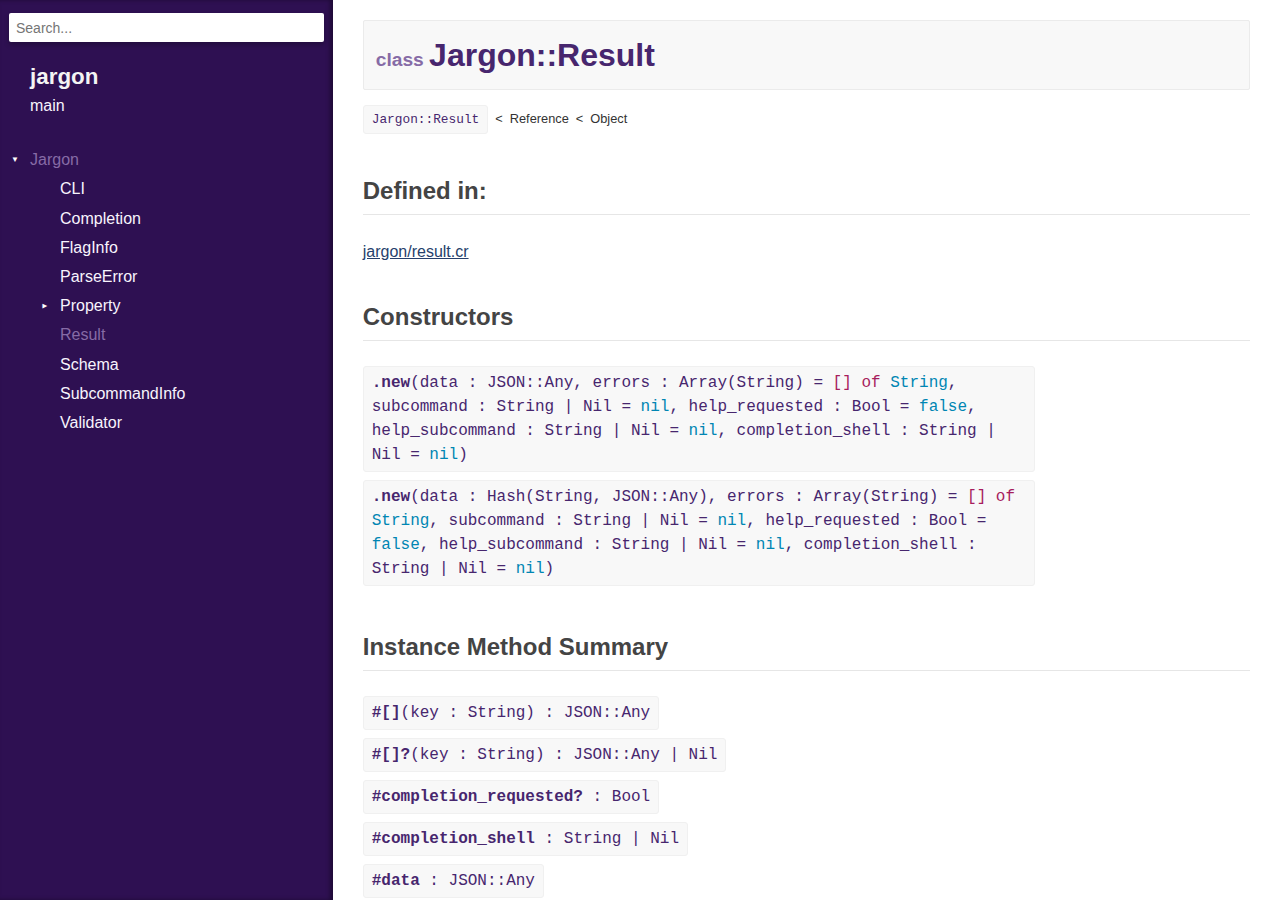
<file: docs/api/Jargon/Result.html>
<!DOCTYPE html>
<html lang="en">
<head>
  <meta charset="utf-8" />
<meta http-equiv="X-UA-Compatible" content="IE=edge">
<meta name="viewport" content="width=device-width, initial-scale=1.0">
<meta name="generator" content="Crystal Docs 1.19.1">
<meta name="crystal_docs.project_version" content="main">
<meta name="crystal_docs.project_name" content="jargon">



<link href="../css/style.css" rel="stylesheet" type="text/css" />
<script type="text/javascript" src="../js/doc.js"></script>

  <meta name="repository-name" content="jargon">
  <title>Jargon::Result - jargon main</title>
  <script type="text/javascript">
    CrystalDocs.base_path = "../";
  </script>
</head>
<body>

<svg class="hidden">
  <symbol id="octicon-link" viewBox="0 0 16 16">
    <path fill="currentColor" fill-rule="evenodd" d="M4 9h1v1H4c-1.5 0-3-1.69-3-3.5S2.55 3 4 3h4c1.45 0 3 1.69 3 3.5 0 1.41-.91 2.72-2 3.25V8.59c.58-.45 1-1.27 1-2.09C10 5.22 8.98 4 8 4H4c-.98 0-2 1.22-2 2.5S3 9 4 9zm9-3h-1v1h1c1 0 2 1.22 2 2.5S13.98 12 13 12H9c-.98 0-2-1.22-2-2.5 0-.83.42-1.64 1-2.09V6.25c-1.09.53-2 1.84-2 3.25C6 11.31 7.55 13 9 13h4c1.45 0 3-1.69 3-3.5S14.5 6 13 6z"></path>
  </symbol>
</svg>
<input type="checkbox" id="sidebar-btn">
<label for="sidebar-btn" id="sidebar-btn-label">
  <svg class="open" xmlns="http://www.w3.org/2000/svg" height="2em" width="2em" viewBox="0 0 512 512"><title>Open Sidebar</title><path fill="currentColor" d="M80 96v64h352V96H80zm0 112v64h352v-64H80zm0 112v64h352v-64H80z"></path></svg>
  <svg class="close" xmlns="http://www.w3.org/2000/svg" width="2em" height="2em" viewBox="0 0 512 512"><title>Close Sidebar</title><path fill="currentColor" d="m118.6 73.4-45.2 45.2L210.7 256 73.4 393.4l45.2 45.2L256 301.3l137.4 137.3 45.2-45.2L301.3 256l137.3-137.4-45.2-45.2L256 210.7Z"></path></svg>
</label>
<div class="sidebar">
  <div class="sidebar-header">
    <div class="search-box">
      <input type="search" class="search-input" placeholder="Search..." spellcheck="false" aria-label="Search">
    </div>

    <div class="project-summary">
      <h1 class="project-name">
        <a href="../index.html">
          jargon
        </a>
      </h1>

      <span class="project-version">
        main
      </span>
    </div>
  </div>

  <div class="search-results hidden">
    <ul class="search-list"></ul>
  </div>

  <div class="types-list">
    <ul>
  
  <li class="parent open current" data-id="jargon/Jargon" data-name="jargon">
      <a href="../Jargon.html">Jargon</a>
      
        <ul>
  
  <li class=" " data-id="jargon/Jargon/CLI" data-name="jargon::cli">
      <a href="../Jargon/CLI.html">CLI</a>
      
    </li>
  
  <li class=" " data-id="jargon/Jargon/Completion" data-name="jargon::completion">
      <a href="../Jargon/Completion.html">Completion</a>
      
    </li>
  
  <li class=" " data-id="jargon/Jargon/FlagInfo" data-name="jargon::flaginfo">
      <a href="../Jargon/FlagInfo.html">FlagInfo</a>
      
    </li>
  
  <li class=" " data-id="jargon/Jargon/ParseError" data-name="jargon::parseerror">
      <a href="../Jargon/ParseError.html">ParseError</a>
      
    </li>
  
  <li class="parent " data-id="jargon/Jargon/Property" data-name="jargon::property">
      <a href="../Jargon/Property.html">Property</a>
      
        <ul>
  
  <li class=" " data-id="jargon/Jargon/Property/Type" data-name="jargon::property::type">
      <a href="../Jargon/Property/Type.html">Type</a>
      
    </li>
  
</ul>

      
    </li>
  
  <li class=" current" data-id="jargon/Jargon/Result" data-name="jargon::result">
      <a href="../Jargon/Result.html">Result</a>
      
    </li>
  
  <li class=" " data-id="jargon/Jargon/Schema" data-name="jargon::schema">
      <a href="../Jargon/Schema.html">Schema</a>
      
    </li>
  
  <li class=" " data-id="jargon/Jargon/SubcommandInfo" data-name="jargon::subcommandinfo">
      <a href="../Jargon/SubcommandInfo.html">SubcommandInfo</a>
      
    </li>
  
  <li class=" " data-id="jargon/Jargon/Validator" data-name="jargon::validator">
      <a href="../Jargon/Validator.html">Validator</a>
      
    </li>
  
</ul>

      
    </li>
  
</ul>

  </div>
</div>


<div class="main-content">
<h1 class="type-name">

  <span class="kind">
    class
  </span> Jargon::<wbr>Result

</h1>


  <ul class="superclass-hierarchy"><li class="superclass"><a href="../Jargon/Result.html">Jargon::Result</a></li><li class="superclass">Reference</li><li class="superclass">Object</li></ul>



















  <h2>
    <a id="defined-in" class="anchor" href="#defined-in">
  <svg class="octicon-link" aria-hidden="true">
    <use href="#octicon-link"/>
  </svg>
</a>
    Defined in:
  </h2>
  
    
      <a href="https://github.com/trans/jargon/blob/028c8fc34ef93000bab07f13cf540bce238573d2/src/jargon/result.cr#L4" target="_blank">
        jargon/result.cr
      </a>
    
    <br/>
  





  
  <h2>
    <a id="constructors" class="anchor" href="#constructors">
  <svg class="octicon-link" aria-hidden="true">
    <use href="#octicon-link"/>
  </svg>
</a>
    Constructors
  </h2>
  <ul class="list-summary">
    
      <li class="entry-summary">
        <a href="#new%28data%3AJSON%3A%3AAny%2Cerrors%3AArray%28String%29%3D%5B%5DofString%2Csubcommand%3AString%7CNil%3Dnil%2Chelp_requested%3ABool%3Dfalse%2Chelp_subcommand%3AString%7CNil%3Dnil%2Ccompletion_shell%3AString%7CNil%3Dnil%29-class-method" class="signature"><strong>.new</strong>(data : JSON::Any, errors : Array(String) = <span class="o">[]</span> <span class="k">of</span> <span class="t">String</span>, subcommand : String | Nil = <span class="n">nil</span>, help_requested : Bool = <span class="n">false</span>, help_subcommand : String | Nil = <span class="n">nil</span>, completion_shell : String | Nil = <span class="n">nil</span>)</a>
        
      </li>
    
      <li class="entry-summary">
        <a href="#new%28data%3AHash%28String%2CJSON%3A%3AAny%29%2Cerrors%3AArray%28String%29%3D%5B%5DofString%2Csubcommand%3AString%7CNil%3Dnil%2Chelp_requested%3ABool%3Dfalse%2Chelp_subcommand%3AString%7CNil%3Dnil%2Ccompletion_shell%3AString%7CNil%3Dnil%29-class-method" class="signature"><strong>.new</strong>(data : Hash(String, JSON::Any), errors : Array(String) = <span class="o">[]</span> <span class="k">of</span> <span class="t">String</span>, subcommand : String | Nil = <span class="n">nil</span>, help_requested : Bool = <span class="n">false</span>, help_subcommand : String | Nil = <span class="n">nil</span>, completion_shell : String | Nil = <span class="n">nil</span>)</a>
        
      </li>
    
  </ul>


  

  

  
  <h2>
    <a id="instance-method-summary" class="anchor" href="#instance-method-summary">
  <svg class="octicon-link" aria-hidden="true">
    <use href="#octicon-link"/>
  </svg>
</a>
    Instance Method Summary
  </h2>
  <ul class="list-summary">
    
      <li class="entry-summary">
        <a href="#%5B%5D%28key%3AString%29%3AJSON%3A%3AAny-instance-method" class="signature"><strong>#[]</strong>(key : String) : JSON::Any</a>
        
      </li>
    
      <li class="entry-summary">
        <a href="#%5B%5D%3F%28key%3AString%29%3AJSON%3A%3AAny%7CNil-instance-method" class="signature"><strong>#[]?</strong>(key : String) : JSON::Any | Nil</a>
        
      </li>
    
      <li class="entry-summary">
        <a href="#completion_requested%3F%3ABool-instance-method" class="signature"><strong>#completion_requested?</strong> : Bool</a>
        
      </li>
    
      <li class="entry-summary">
        <a href="#completion_shell%3AString%7CNil-instance-method" class="signature"><strong>#completion_shell</strong> : String | Nil</a>
        
      </li>
    
      <li class="entry-summary">
        <a href="#data%3AJSON%3A%3AAny-instance-method" class="signature"><strong>#data</strong> : JSON::Any</a>
        
      </li>
    
      <li class="entry-summary">
        <a href="#errors%3AArray%28String%29-instance-method" class="signature"><strong>#errors</strong> : Array(String)</a>
        
      </li>
    
      <li class="entry-summary">
        <a href="#help%3F%3ABool-instance-method" class="signature"><strong>#help?</strong> : Bool</a>
        
      </li>
    
      <li class="entry-summary">
        <a href="#help_requested%3F%3ABool-instance-method" class="signature"><strong>#help_requested?</strong> : Bool</a>
        
      </li>
    
      <li class="entry-summary">
        <a href="#help_subcommand%3AString%7CNil-instance-method" class="signature"><strong>#help_subcommand</strong> : String | Nil</a>
        
      </li>
    
      <li class="entry-summary">
        <a href="#subcommand%3AString%7CNil-instance-method" class="signature"><strong>#subcommand</strong> : String | Nil</a>
        
      </li>
    
      <li class="entry-summary">
        <a href="#to_json%3AString-instance-method" class="signature"><strong>#to_json</strong> : String</a>
        
      </li>
    
      <li class="entry-summary">
        <a href="#to_pretty_json%3AString-instance-method" class="signature"><strong>#to_pretty_json</strong> : String</a>
        
      </li>
    
      <li class="entry-summary">
        <a href="#valid%3F%3ABool-instance-method" class="signature"><strong>#valid?</strong> : Bool</a>
        
      </li>
    
  </ul>



  <div class="methods-inherited">
    
      


      


      


      


    
      


      


      


      


    
  </div>

  
  <h2>
    <a id="constructor-detail" class="anchor" href="#constructor-detail">
  <svg class="octicon-link" aria-hidden="true">
    <use href="#octicon-link"/>
  </svg>
</a>
    Constructor Detail
  </h2>
  
    <div class="entry-detail" id="new(data:JSON::Any,errors:Array(String)=[]ofString,subcommand:String|Nil=nil,help_requested:Bool=false,help_subcommand:String|Nil=nil,completion_shell:String|Nil=nil)-class-method">
      <div class="signature">
        
        def self.<strong>new</strong>(data : JSON::Any, errors : Array(String) = <span class="o">[]</span> <span class="k">of</span> <span class="t">String</span>, subcommand : String | Nil = <span class="n">nil</span>, help_requested : Bool = <span class="n">false</span>, help_subcommand : String | Nil = <span class="n">nil</span>, completion_shell : String | Nil = <span class="n">nil</span>)

        <a class="method-permalink" href="#new%28data%3AJSON%3A%3AAny%2Cerrors%3AArray%28String%29%3D%5B%5DofString%2Csubcommand%3AString%7CNil%3Dnil%2Chelp_requested%3ABool%3Dfalse%2Chelp_subcommand%3AString%7CNil%3Dnil%2Ccompletion_shell%3AString%7CNil%3Dnil%29-class-method">#</a>
      </div>
      
      <br/>
      <div>
        
          [<a href="https://github.com/trans/jargon/blob/028c8fc34ef93000bab07f13cf540bce238573d2/src/jargon/result.cr#L12" target="_blank">View source</a>]
        
      </div>
    </div>
  
    <div class="entry-detail" id="new(data:Hash(String,JSON::Any),errors:Array(String)=[]ofString,subcommand:String|Nil=nil,help_requested:Bool=false,help_subcommand:String|Nil=nil,completion_shell:String|Nil=nil)-class-method">
      <div class="signature">
        
        def self.<strong>new</strong>(data : Hash(String, JSON::Any), errors : Array(String) = <span class="o">[]</span> <span class="k">of</span> <span class="t">String</span>, subcommand : String | Nil = <span class="n">nil</span>, help_requested : Bool = <span class="n">false</span>, help_subcommand : String | Nil = <span class="n">nil</span>, completion_shell : String | Nil = <span class="n">nil</span>)

        <a class="method-permalink" href="#new%28data%3AHash%28String%2CJSON%3A%3AAny%29%2Cerrors%3AArray%28String%29%3D%5B%5DofString%2Csubcommand%3AString%7CNil%3Dnil%2Chelp_requested%3ABool%3Dfalse%2Chelp_subcommand%3AString%7CNil%3Dnil%2Ccompletion_shell%3AString%7CNil%3Dnil%29-class-method">#</a>
      </div>
      
      <br/>
      <div>
        
          [<a href="https://github.com/trans/jargon/blob/028c8fc34ef93000bab07f13cf540bce238573d2/src/jargon/result.cr#L16" target="_blank">View source</a>]
        
      </div>
    </div>
  


  

  

  
  <h2>
    <a id="instance-method-detail" class="anchor" href="#instance-method-detail">
  <svg class="octicon-link" aria-hidden="true">
    <use href="#octicon-link"/>
  </svg>
</a>
    Instance Method Detail
  </h2>
  
    <div class="entry-detail" id="[](key:String):JSON::Any-instance-method">
      <div class="signature">
        
        def <strong>[]</strong>(key : String) : JSON::Any

        <a class="method-permalink" href="#%5B%5D%28key%3AString%29%3AJSON%3A%3AAny-instance-method">#</a>
      </div>
      
      <br/>
      <div>
        
          [<a href="https://github.com/trans/jargon/blob/028c8fc34ef93000bab07f13cf540bce238573d2/src/jargon/result.cr#L41" target="_blank">View source</a>]
        
      </div>
    </div>
  
    <div class="entry-detail" id="[]?(key:String):JSON::Any|Nil-instance-method">
      <div class="signature">
        
        def <strong>[]?</strong>(key : String) : JSON::Any | Nil

        <a class="method-permalink" href="#%5B%5D%3F%28key%3AString%29%3AJSON%3A%3AAny%7CNil-instance-method">#</a>
      </div>
      
      <br/>
      <div>
        
          [<a href="https://github.com/trans/jargon/blob/028c8fc34ef93000bab07f13cf540bce238573d2/src/jargon/result.cr#L45" target="_blank">View source</a>]
        
      </div>
    </div>
  
    <div class="entry-detail" id="completion_requested?:Bool-instance-method">
      <div class="signature">
        
        def <strong>completion_requested?</strong> : Bool

        <a class="method-permalink" href="#completion_requested%3F%3ABool-instance-method">#</a>
      </div>
      
      <br/>
      <div>
        
          [<a href="https://github.com/trans/jargon/blob/028c8fc34ef93000bab07f13cf540bce238573d2/src/jargon/result.cr#L21" target="_blank">View source</a>]
        
      </div>
    </div>
  
    <div class="entry-detail" id="completion_shell:String|Nil-instance-method">
      <div class="signature">
        
        def <strong>completion_shell</strong> : String | Nil

        <a class="method-permalink" href="#completion_shell%3AString%7CNil-instance-method">#</a>
      </div>
      
      <br/>
      <div>
        
          [<a href="https://github.com/trans/jargon/blob/028c8fc34ef93000bab07f13cf540bce238573d2/src/jargon/result.cr#L10" target="_blank">View source</a>]
        
      </div>
    </div>
  
    <div class="entry-detail" id="data:JSON::Any-instance-method">
      <div class="signature">
        
        def <strong>data</strong> : JSON::Any

        <a class="method-permalink" href="#data%3AJSON%3A%3AAny-instance-method">#</a>
      </div>
      
      <br/>
      <div>
        
          [<a href="https://github.com/trans/jargon/blob/028c8fc34ef93000bab07f13cf540bce238573d2/src/jargon/result.cr#L5" target="_blank">View source</a>]
        
      </div>
    </div>
  
    <div class="entry-detail" id="errors:Array(String)-instance-method">
      <div class="signature">
        
        def <strong>errors</strong> : Array(String)

        <a class="method-permalink" href="#errors%3AArray%28String%29-instance-method">#</a>
      </div>
      
      <br/>
      <div>
        
          [<a href="https://github.com/trans/jargon/blob/028c8fc34ef93000bab07f13cf540bce238573d2/src/jargon/result.cr#L6" target="_blank">View source</a>]
        
      </div>
    </div>
  
    <div class="entry-detail" id="help?:Bool-instance-method">
      <div class="signature">
        
        def <strong>help?</strong> : Bool

        <a class="method-permalink" href="#help%3F%3ABool-instance-method">#</a>
      </div>
      
      <br/>
      <div>
        
          [<a href="https://github.com/trans/jargon/blob/028c8fc34ef93000bab07f13cf540bce238573d2/src/jargon/result.cr#L29" target="_blank">View source</a>]
        
      </div>
    </div>
  
    <div class="entry-detail" id="help_requested?:Bool-instance-method">
      <div class="signature">
        
        def <strong>help_requested?</strong> : Bool

        <a class="method-permalink" href="#help_requested%3F%3ABool-instance-method">#</a>
      </div>
      
      <br/>
      <div>
        
          [<a href="https://github.com/trans/jargon/blob/028c8fc34ef93000bab07f13cf540bce238573d2/src/jargon/result.cr#L8" target="_blank">View source</a>]
        
      </div>
    </div>
  
    <div class="entry-detail" id="help_subcommand:String|Nil-instance-method">
      <div class="signature">
        
        def <strong>help_subcommand</strong> : String | Nil

        <a class="method-permalink" href="#help_subcommand%3AString%7CNil-instance-method">#</a>
      </div>
      
      <br/>
      <div>
        
          [<a href="https://github.com/trans/jargon/blob/028c8fc34ef93000bab07f13cf540bce238573d2/src/jargon/result.cr#L9" target="_blank">View source</a>]
        
      </div>
    </div>
  
    <div class="entry-detail" id="subcommand:String|Nil-instance-method">
      <div class="signature">
        
        def <strong>subcommand</strong> : String | Nil

        <a class="method-permalink" href="#subcommand%3AString%7CNil-instance-method">#</a>
      </div>
      
      <br/>
      <div>
        
          [<a href="https://github.com/trans/jargon/blob/028c8fc34ef93000bab07f13cf540bce238573d2/src/jargon/result.cr#L7" target="_blank">View source</a>]
        
      </div>
    </div>
  
    <div class="entry-detail" id="to_json:String-instance-method">
      <div class="signature">
        
        def <strong>to_json</strong> : String

        <a class="method-permalink" href="#to_json%3AString-instance-method">#</a>
      </div>
      
      <br/>
      <div>
        
          [<a href="https://github.com/trans/jargon/blob/028c8fc34ef93000bab07f13cf540bce238573d2/src/jargon/result.cr#L33" target="_blank">View source</a>]
        
      </div>
    </div>
  
    <div class="entry-detail" id="to_pretty_json:String-instance-method">
      <div class="signature">
        
        def <strong>to_pretty_json</strong> : String

        <a class="method-permalink" href="#to_pretty_json%3AString-instance-method">#</a>
      </div>
      
      <br/>
      <div>
        
          [<a href="https://github.com/trans/jargon/blob/028c8fc34ef93000bab07f13cf540bce238573d2/src/jargon/result.cr#L37" target="_blank">View source</a>]
        
      </div>
    </div>
  
    <div class="entry-detail" id="valid?:Bool-instance-method">
      <div class="signature">
        
        def <strong>valid?</strong> : Bool

        <a class="method-permalink" href="#valid%3F%3ABool-instance-method">#</a>
      </div>
      
      <br/>
      <div>
        
          [<a href="https://github.com/trans/jargon/blob/028c8fc34ef93000bab07f13cf540bce238573d2/src/jargon/result.cr#L25" target="_blank">View source</a>]
        
      </div>
    </div>
  



</div>

</body>
</html>
</file>
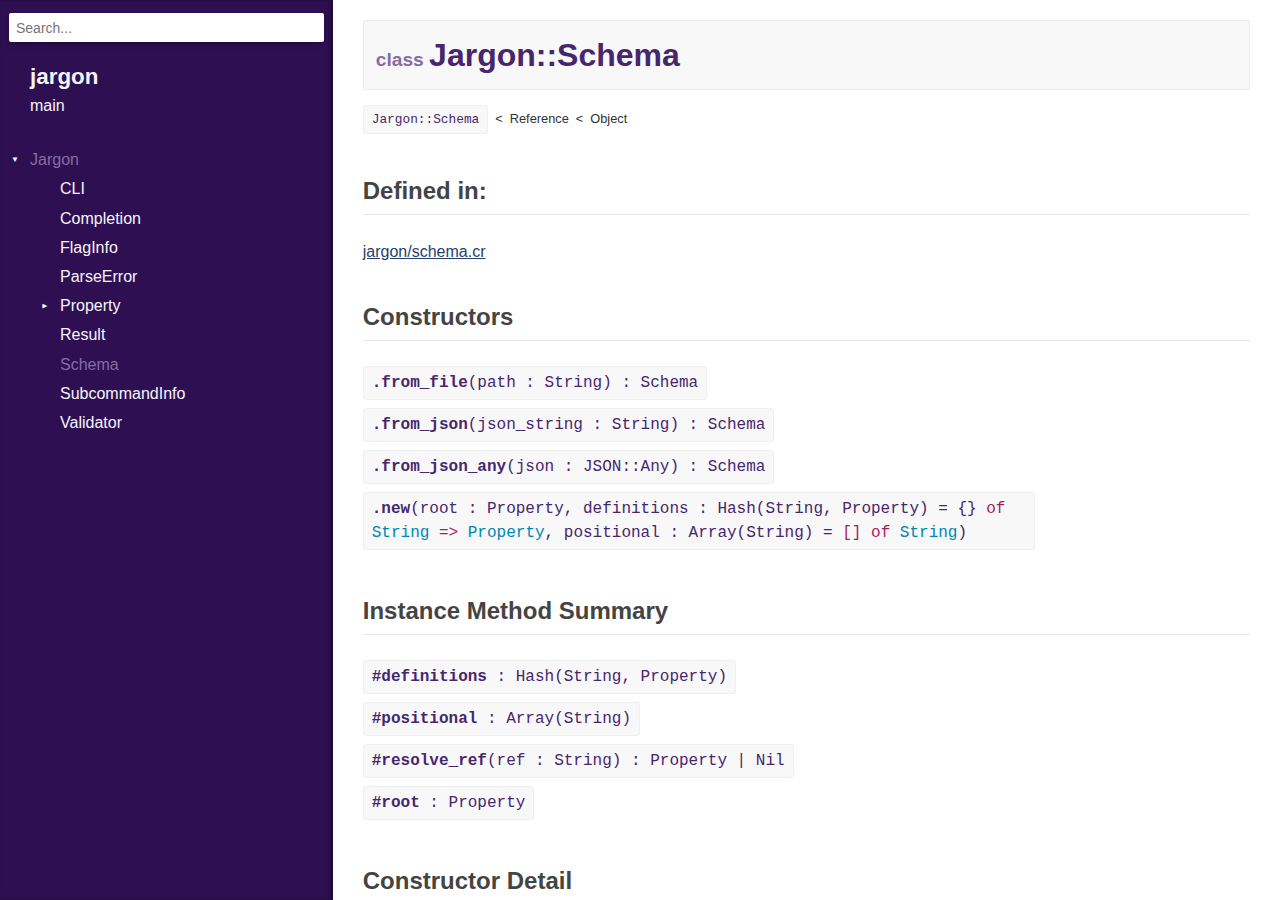
<file: docs/api/Jargon/Schema.html>
<!DOCTYPE html>
<html lang="en">
<head>
  <meta charset="utf-8" />
<meta http-equiv="X-UA-Compatible" content="IE=edge">
<meta name="viewport" content="width=device-width, initial-scale=1.0">
<meta name="generator" content="Crystal Docs 1.19.1">
<meta name="crystal_docs.project_version" content="main">
<meta name="crystal_docs.project_name" content="jargon">



<link href="../css/style.css" rel="stylesheet" type="text/css" />
<script type="text/javascript" src="../js/doc.js"></script>

  <meta name="repository-name" content="jargon">
  <title>Jargon::Schema - jargon main</title>
  <script type="text/javascript">
    CrystalDocs.base_path = "../";
  </script>
</head>
<body>

<svg class="hidden">
  <symbol id="octicon-link" viewBox="0 0 16 16">
    <path fill="currentColor" fill-rule="evenodd" d="M4 9h1v1H4c-1.5 0-3-1.69-3-3.5S2.55 3 4 3h4c1.45 0 3 1.69 3 3.5 0 1.41-.91 2.72-2 3.25V8.59c.58-.45 1-1.27 1-2.09C10 5.22 8.98 4 8 4H4c-.98 0-2 1.22-2 2.5S3 9 4 9zm9-3h-1v1h1c1 0 2 1.22 2 2.5S13.98 12 13 12H9c-.98 0-2-1.22-2-2.5 0-.83.42-1.64 1-2.09V6.25c-1.09.53-2 1.84-2 3.25C6 11.31 7.55 13 9 13h4c1.45 0 3-1.69 3-3.5S14.5 6 13 6z"></path>
  </symbol>
</svg>
<input type="checkbox" id="sidebar-btn">
<label for="sidebar-btn" id="sidebar-btn-label">
  <svg class="open" xmlns="http://www.w3.org/2000/svg" height="2em" width="2em" viewBox="0 0 512 512"><title>Open Sidebar</title><path fill="currentColor" d="M80 96v64h352V96H80zm0 112v64h352v-64H80zm0 112v64h352v-64H80z"></path></svg>
  <svg class="close" xmlns="http://www.w3.org/2000/svg" width="2em" height="2em" viewBox="0 0 512 512"><title>Close Sidebar</title><path fill="currentColor" d="m118.6 73.4-45.2 45.2L210.7 256 73.4 393.4l45.2 45.2L256 301.3l137.4 137.3 45.2-45.2L301.3 256l137.3-137.4-45.2-45.2L256 210.7Z"></path></svg>
</label>
<div class="sidebar">
  <div class="sidebar-header">
    <div class="search-box">
      <input type="search" class="search-input" placeholder="Search..." spellcheck="false" aria-label="Search">
    </div>

    <div class="project-summary">
      <h1 class="project-name">
        <a href="../index.html">
          jargon
        </a>
      </h1>

      <span class="project-version">
        main
      </span>
    </div>
  </div>

  <div class="search-results hidden">
    <ul class="search-list"></ul>
  </div>

  <div class="types-list">
    <ul>
  
  <li class="parent open current" data-id="jargon/Jargon" data-name="jargon">
      <a href="../Jargon.html">Jargon</a>
      
        <ul>
  
  <li class=" " data-id="jargon/Jargon/CLI" data-name="jargon::cli">
      <a href="../Jargon/CLI.html">CLI</a>
      
    </li>
  
  <li class=" " data-id="jargon/Jargon/Completion" data-name="jargon::completion">
      <a href="../Jargon/Completion.html">Completion</a>
      
    </li>
  
  <li class=" " data-id="jargon/Jargon/FlagInfo" data-name="jargon::flaginfo">
      <a href="../Jargon/FlagInfo.html">FlagInfo</a>
      
    </li>
  
  <li class=" " data-id="jargon/Jargon/ParseError" data-name="jargon::parseerror">
      <a href="../Jargon/ParseError.html">ParseError</a>
      
    </li>
  
  <li class="parent " data-id="jargon/Jargon/Property" data-name="jargon::property">
      <a href="../Jargon/Property.html">Property</a>
      
        <ul>
  
  <li class=" " data-id="jargon/Jargon/Property/Type" data-name="jargon::property::type">
      <a href="../Jargon/Property/Type.html">Type</a>
      
    </li>
  
</ul>

      
    </li>
  
  <li class=" " data-id="jargon/Jargon/Result" data-name="jargon::result">
      <a href="../Jargon/Result.html">Result</a>
      
    </li>
  
  <li class=" current" data-id="jargon/Jargon/Schema" data-name="jargon::schema">
      <a href="../Jargon/Schema.html">Schema</a>
      
    </li>
  
  <li class=" " data-id="jargon/Jargon/SubcommandInfo" data-name="jargon::subcommandinfo">
      <a href="../Jargon/SubcommandInfo.html">SubcommandInfo</a>
      
    </li>
  
  <li class=" " data-id="jargon/Jargon/Validator" data-name="jargon::validator">
      <a href="../Jargon/Validator.html">Validator</a>
      
    </li>
  
</ul>

      
    </li>
  
</ul>

  </div>
</div>


<div class="main-content">
<h1 class="type-name">

  <span class="kind">
    class
  </span> Jargon::<wbr>Schema

</h1>


  <ul class="superclass-hierarchy"><li class="superclass"><a href="../Jargon/Schema.html">Jargon::Schema</a></li><li class="superclass">Reference</li><li class="superclass">Object</li></ul>



















  <h2>
    <a id="defined-in" class="anchor" href="#defined-in">
  <svg class="octicon-link" aria-hidden="true">
    <use href="#octicon-link"/>
  </svg>
</a>
    Defined in:
  </h2>
  
    
      <a href="https://github.com/trans/jargon/blob/028c8fc34ef93000bab07f13cf540bce238573d2/src/jargon/schema.cr#L5" target="_blank">
        jargon/schema.cr
      </a>
    
    <br/>
  





  
  <h2>
    <a id="constructors" class="anchor" href="#constructors">
  <svg class="octicon-link" aria-hidden="true">
    <use href="#octicon-link"/>
  </svg>
</a>
    Constructors
  </h2>
  <ul class="list-summary">
    
      <li class="entry-summary">
        <a href="#from_file%28path%3AString%29%3ASchema-class-method" class="signature"><strong>.from_file</strong>(path : String) : Schema</a>
        
      </li>
    
      <li class="entry-summary">
        <a href="#from_json%28json_string%3AString%29%3ASchema-class-method" class="signature"><strong>.from_json</strong>(json_string : String) : Schema</a>
        
      </li>
    
      <li class="entry-summary">
        <a href="#from_json_any%28json%3AJSON%3A%3AAny%29%3ASchema-class-method" class="signature"><strong>.from_json_any</strong>(json : JSON::Any) : Schema</a>
        
      </li>
    
      <li class="entry-summary">
        <a href="#new%28root%3AProperty%2Cdefinitions%3AHash%28String%2CProperty%29%3D%7B%7DofString%3D%3EProperty%2Cpositional%3AArray%28String%29%3D%5B%5DofString%29-class-method" class="signature"><strong>.new</strong>(root : Property, definitions : Hash(String, Property) = {} <span class="k">of</span> <span class="t">String</span> <span class="o">=&gt;</span> <span class="t">Property</span>, positional : Array(String) = <span class="o">[]</span> <span class="k">of</span> <span class="t">String</span>)</a>
        
      </li>
    
  </ul>


  

  

  
  <h2>
    <a id="instance-method-summary" class="anchor" href="#instance-method-summary">
  <svg class="octicon-link" aria-hidden="true">
    <use href="#octicon-link"/>
  </svg>
</a>
    Instance Method Summary
  </h2>
  <ul class="list-summary">
    
      <li class="entry-summary">
        <a href="#definitions%3AHash%28String%2CProperty%29-instance-method" class="signature"><strong>#definitions</strong> : Hash(String, Property)</a>
        
      </li>
    
      <li class="entry-summary">
        <a href="#positional%3AArray%28String%29-instance-method" class="signature"><strong>#positional</strong> : Array(String)</a>
        
      </li>
    
      <li class="entry-summary">
        <a href="#resolve_ref%28ref%3AString%29%3AProperty%7CNil-instance-method" class="signature"><strong>#resolve_ref</strong>(ref : String) : Property | Nil</a>
        
      </li>
    
      <li class="entry-summary">
        <a href="#root%3AProperty-instance-method" class="signature"><strong>#root</strong> : Property</a>
        
      </li>
    
  </ul>



  <div class="methods-inherited">
    
      


      


      


      


    
      


      


      


      


    
  </div>

  
  <h2>
    <a id="constructor-detail" class="anchor" href="#constructor-detail">
  <svg class="octicon-link" aria-hidden="true">
    <use href="#octicon-link"/>
  </svg>
</a>
    Constructor Detail
  </h2>
  
    <div class="entry-detail" id="from_file(path:String):Schema-class-method">
      <div class="signature">
        
        def self.<strong>from_file</strong>(path : String) : <a href="../Jargon/Schema.html">Schema</a>

        <a class="method-permalink" href="#from_file%28path%3AString%29%3ASchema-class-method">#</a>
      </div>
      
      <br/>
      <div>
        
          [<a href="https://github.com/trans/jargon/blob/028c8fc34ef93000bab07f13cf540bce238573d2/src/jargon/schema.cr#L18" target="_blank">View source</a>]
        
      </div>
    </div>
  
    <div class="entry-detail" id="from_json(json_string:String):Schema-class-method">
      <div class="signature">
        
        def self.<strong>from_json</strong>(json_string : String) : <a href="../Jargon/Schema.html">Schema</a>

        <a class="method-permalink" href="#from_json%28json_string%3AString%29%3ASchema-class-method">#</a>
      </div>
      
      <br/>
      <div>
        
          [<a href="https://github.com/trans/jargon/blob/028c8fc34ef93000bab07f13cf540bce238573d2/src/jargon/schema.cr#L13" target="_blank">View source</a>]
        
      </div>
    </div>
  
    <div class="entry-detail" id="from_json_any(json:JSON::Any):Schema-class-method">
      <div class="signature">
        
        def self.<strong>from_json_any</strong>(json : JSON::Any) : <a href="../Jargon/Schema.html">Schema</a>

        <a class="method-permalink" href="#from_json_any%28json%3AJSON%3A%3AAny%29%3ASchema-class-method">#</a>
      </div>
      
      <br/>
      <div>
        
          [<a href="https://github.com/trans/jargon/blob/028c8fc34ef93000bab07f13cf540bce238573d2/src/jargon/schema.cr#L23" target="_blank">View source</a>]
        
      </div>
    </div>
  
    <div class="entry-detail" id="new(root:Property,definitions:Hash(String,Property)={}ofString=&gt;Property,positional:Array(String)=[]ofString)-class-method">
      <div class="signature">
        
        def self.<strong>new</strong>(root : <a href="../Jargon/Property.html">Property</a>, definitions : Hash(String, <a href="../Jargon/Property.html">Property</a>) = {} <span class="k">of</span> <span class="t">String</span> <span class="o">=&gt;</span> <span class="t">Property</span>, positional : Array(String) = <span class="o">[]</span> <span class="k">of</span> <span class="t">String</span>)

        <a class="method-permalink" href="#new%28root%3AProperty%2Cdefinitions%3AHash%28String%2CProperty%29%3D%7B%7DofString%3D%3EProperty%2Cpositional%3AArray%28String%29%3D%5B%5DofString%29-class-method">#</a>
      </div>
      
      <br/>
      <div>
        
          [<a href="https://github.com/trans/jargon/blob/028c8fc34ef93000bab07f13cf540bce238573d2/src/jargon/schema.cr#L10" target="_blank">View source</a>]
        
      </div>
    </div>
  


  

  

  
  <h2>
    <a id="instance-method-detail" class="anchor" href="#instance-method-detail">
  <svg class="octicon-link" aria-hidden="true">
    <use href="#octicon-link"/>
  </svg>
</a>
    Instance Method Detail
  </h2>
  
    <div class="entry-detail" id="definitions:Hash(String,Property)-instance-method">
      <div class="signature">
        
        def <strong>definitions</strong> : Hash(String, <a href="../Jargon/Property.html">Property</a>)

        <a class="method-permalink" href="#definitions%3AHash%28String%2CProperty%29-instance-method">#</a>
      </div>
      
      <br/>
      <div>
        
          [<a href="https://github.com/trans/jargon/blob/028c8fc34ef93000bab07f13cf540bce238573d2/src/jargon/schema.cr#L7" target="_blank">View source</a>]
        
      </div>
    </div>
  
    <div class="entry-detail" id="positional:Array(String)-instance-method">
      <div class="signature">
        
        def <strong>positional</strong> : Array(String)

        <a class="method-permalink" href="#positional%3AArray%28String%29-instance-method">#</a>
      </div>
      
      <br/>
      <div>
        
          [<a href="https://github.com/trans/jargon/blob/028c8fc34ef93000bab07f13cf540bce238573d2/src/jargon/schema.cr#L8" target="_blank">View source</a>]
        
      </div>
    </div>
  
    <div class="entry-detail" id="resolve_ref(ref:String):Property|Nil-instance-method">
      <div class="signature">
        
        def <strong>resolve_ref</strong>(ref : String) : <a href="../Jargon/Property.html">Property</a> | Nil

        <a class="method-permalink" href="#resolve_ref%28ref%3AString%29%3AProperty%7CNil-instance-method">#</a>
      </div>
      
      <br/>
      <div>
        
          [<a href="https://github.com/trans/jargon/blob/028c8fc34ef93000bab07f13cf540bce238573d2/src/jargon/schema.cr#L40" target="_blank">View source</a>]
        
      </div>
    </div>
  
    <div class="entry-detail" id="root:Property-instance-method">
      <div class="signature">
        
        def <strong>root</strong> : <a href="../Jargon/Property.html">Property</a>

        <a class="method-permalink" href="#root%3AProperty-instance-method">#</a>
      </div>
      
      <br/>
      <div>
        
          [<a href="https://github.com/trans/jargon/blob/028c8fc34ef93000bab07f13cf540bce238573d2/src/jargon/schema.cr#L6" target="_blank">View source</a>]
        
      </div>
    </div>
  



</div>

</body>
</html>
</file>
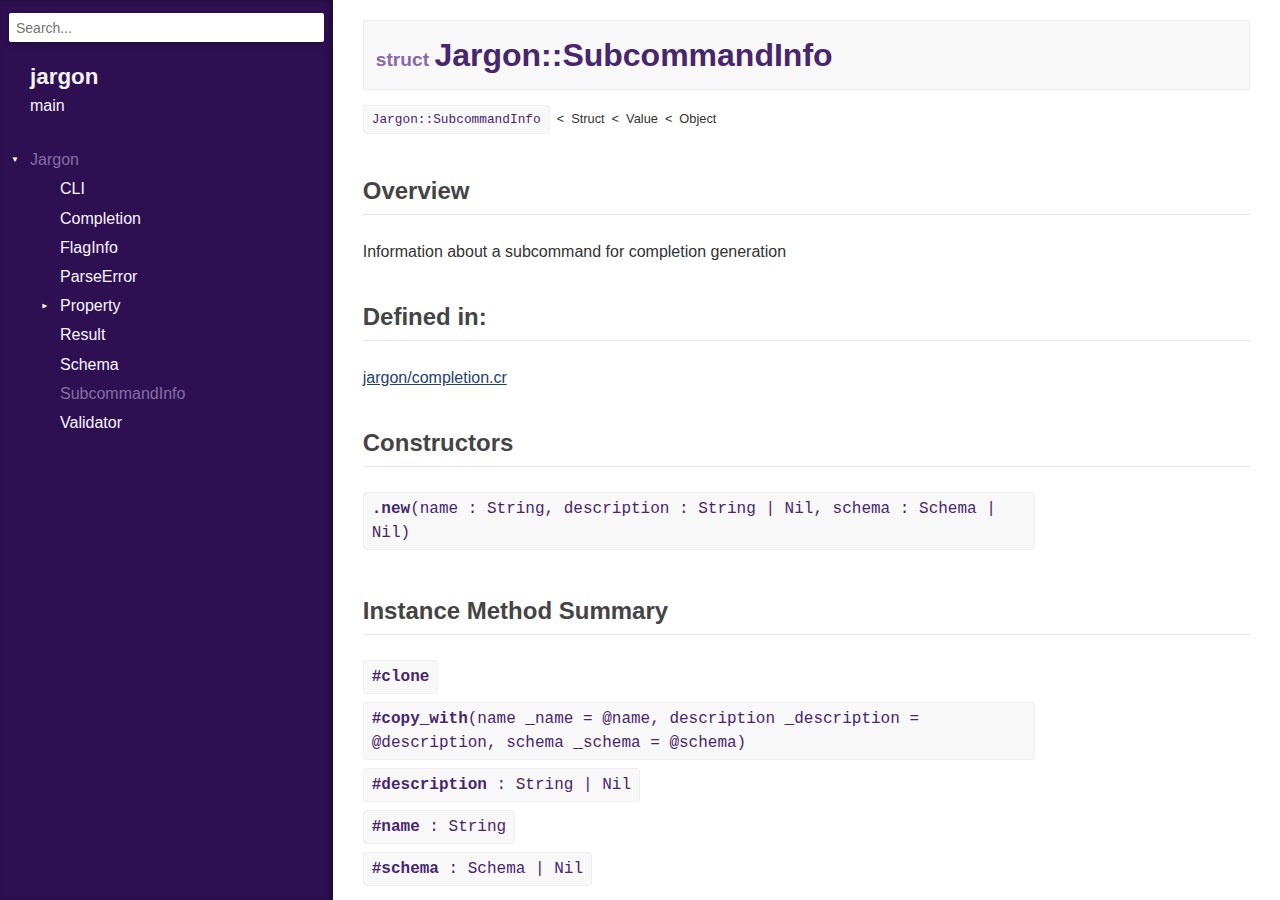
<file: docs/api/Jargon/SubcommandInfo.html>
<!DOCTYPE html>
<html lang="en">
<head>
  <meta charset="utf-8" />
<meta http-equiv="X-UA-Compatible" content="IE=edge">
<meta name="viewport" content="width=device-width, initial-scale=1.0">
<meta name="generator" content="Crystal Docs 1.19.1">
<meta name="crystal_docs.project_version" content="main">
<meta name="crystal_docs.project_name" content="jargon">



<link href="../css/style.css" rel="stylesheet" type="text/css" />
<script type="text/javascript" src="../js/doc.js"></script>

  <meta name="repository-name" content="jargon">
  <title>Jargon::SubcommandInfo - jargon main</title>
  <script type="text/javascript">
    CrystalDocs.base_path = "../";
  </script>
</head>
<body>

<svg class="hidden">
  <symbol id="octicon-link" viewBox="0 0 16 16">
    <path fill="currentColor" fill-rule="evenodd" d="M4 9h1v1H4c-1.5 0-3-1.69-3-3.5S2.55 3 4 3h4c1.45 0 3 1.69 3 3.5 0 1.41-.91 2.72-2 3.25V8.59c.58-.45 1-1.27 1-2.09C10 5.22 8.98 4 8 4H4c-.98 0-2 1.22-2 2.5S3 9 4 9zm9-3h-1v1h1c1 0 2 1.22 2 2.5S13.98 12 13 12H9c-.98 0-2-1.22-2-2.5 0-.83.42-1.64 1-2.09V6.25c-1.09.53-2 1.84-2 3.25C6 11.31 7.55 13 9 13h4c1.45 0 3-1.69 3-3.5S14.5 6 13 6z"></path>
  </symbol>
</svg>
<input type="checkbox" id="sidebar-btn">
<label for="sidebar-btn" id="sidebar-btn-label">
  <svg class="open" xmlns="http://www.w3.org/2000/svg" height="2em" width="2em" viewBox="0 0 512 512"><title>Open Sidebar</title><path fill="currentColor" d="M80 96v64h352V96H80zm0 112v64h352v-64H80zm0 112v64h352v-64H80z"></path></svg>
  <svg class="close" xmlns="http://www.w3.org/2000/svg" width="2em" height="2em" viewBox="0 0 512 512"><title>Close Sidebar</title><path fill="currentColor" d="m118.6 73.4-45.2 45.2L210.7 256 73.4 393.4l45.2 45.2L256 301.3l137.4 137.3 45.2-45.2L301.3 256l137.3-137.4-45.2-45.2L256 210.7Z"></path></svg>
</label>
<div class="sidebar">
  <div class="sidebar-header">
    <div class="search-box">
      <input type="search" class="search-input" placeholder="Search..." spellcheck="false" aria-label="Search">
    </div>

    <div class="project-summary">
      <h1 class="project-name">
        <a href="../index.html">
          jargon
        </a>
      </h1>

      <span class="project-version">
        main
      </span>
    </div>
  </div>

  <div class="search-results hidden">
    <ul class="search-list"></ul>
  </div>

  <div class="types-list">
    <ul>
  
  <li class="parent open current" data-id="jargon/Jargon" data-name="jargon">
      <a href="../Jargon.html">Jargon</a>
      
        <ul>
  
  <li class=" " data-id="jargon/Jargon/CLI" data-name="jargon::cli">
      <a href="../Jargon/CLI.html">CLI</a>
      
    </li>
  
  <li class=" " data-id="jargon/Jargon/Completion" data-name="jargon::completion">
      <a href="../Jargon/Completion.html">Completion</a>
      
    </li>
  
  <li class=" " data-id="jargon/Jargon/FlagInfo" data-name="jargon::flaginfo">
      <a href="../Jargon/FlagInfo.html">FlagInfo</a>
      
    </li>
  
  <li class=" " data-id="jargon/Jargon/ParseError" data-name="jargon::parseerror">
      <a href="../Jargon/ParseError.html">ParseError</a>
      
    </li>
  
  <li class="parent " data-id="jargon/Jargon/Property" data-name="jargon::property">
      <a href="../Jargon/Property.html">Property</a>
      
        <ul>
  
  <li class=" " data-id="jargon/Jargon/Property/Type" data-name="jargon::property::type">
      <a href="../Jargon/Property/Type.html">Type</a>
      
    </li>
  
</ul>

      
    </li>
  
  <li class=" " data-id="jargon/Jargon/Result" data-name="jargon::result">
      <a href="../Jargon/Result.html">Result</a>
      
    </li>
  
  <li class=" " data-id="jargon/Jargon/Schema" data-name="jargon::schema">
      <a href="../Jargon/Schema.html">Schema</a>
      
    </li>
  
  <li class=" current" data-id="jargon/Jargon/SubcommandInfo" data-name="jargon::subcommandinfo">
      <a href="../Jargon/SubcommandInfo.html">SubcommandInfo</a>
      
    </li>
  
  <li class=" " data-id="jargon/Jargon/Validator" data-name="jargon::validator">
      <a href="../Jargon/Validator.html">Validator</a>
      
    </li>
  
</ul>

      
    </li>
  
</ul>

  </div>
</div>


<div class="main-content">
<h1 class="type-name">

  <span class="kind">
    struct
  </span> Jargon::<wbr>SubcommandInfo

</h1>


  <ul class="superclass-hierarchy"><li class="superclass"><a href="../Jargon/SubcommandInfo.html">Jargon::SubcommandInfo</a></li><li class="superclass">Struct</li><li class="superclass">Value</li><li class="superclass">Object</li></ul>




  <h2>
    <a id="overview" class="anchor" href="#overview">
  <svg class="octicon-link" aria-hidden="true">
    <use href="#octicon-link"/>
  </svg>
</a>
    Overview
  </h2>

  <p>Information about a subcommand for completion generation</p>
















  <h2>
    <a id="defined-in" class="anchor" href="#defined-in">
  <svg class="octicon-link" aria-hidden="true">
    <use href="#octicon-link"/>
  </svg>
</a>
    Defined in:
  </h2>
  
    
      <a href="https://github.com/trans/jargon/blob/028c8fc34ef93000bab07f13cf540bce238573d2/src/jargon/completion.cr#L6" target="_blank">
        jargon/completion.cr
      </a>
    
    <br/>
  





  
  <h2>
    <a id="constructors" class="anchor" href="#constructors">
  <svg class="octicon-link" aria-hidden="true">
    <use href="#octicon-link"/>
  </svg>
</a>
    Constructors
  </h2>
  <ul class="list-summary">
    
      <li class="entry-summary">
        <a href="#new%28name%3AString%2Cdescription%3AString%7CNil%2Cschema%3ASchema%7CNil%29-class-method" class="signature"><strong>.new</strong>(name : String, description : String | Nil, schema : Schema | Nil)</a>
        
      </li>
    
  </ul>


  

  

  
  <h2>
    <a id="instance-method-summary" class="anchor" href="#instance-method-summary">
  <svg class="octicon-link" aria-hidden="true">
    <use href="#octicon-link"/>
  </svg>
</a>
    Instance Method Summary
  </h2>
  <ul class="list-summary">
    
      <li class="entry-summary">
        <a href="#clone-instance-method" class="signature"><strong>#clone</strong></a>
        
      </li>
    
      <li class="entry-summary">
        <a href="#copy_with%28name_name%3D%40name%2Cdescription_description%3D%40description%2Cschema_schema%3D%40schema%29-instance-method" class="signature"><strong>#copy_with</strong>(name _name = @name, description _description = @description, schema _schema = @schema)</a>
        
      </li>
    
      <li class="entry-summary">
        <a href="#description%3AString%7CNil-instance-method" class="signature"><strong>#description</strong> : String | Nil</a>
        
      </li>
    
      <li class="entry-summary">
        <a href="#name%3AString-instance-method" class="signature"><strong>#name</strong> : String</a>
        
      </li>
    
      <li class="entry-summary">
        <a href="#schema%3ASchema%7CNil-instance-method" class="signature"><strong>#schema</strong> : Schema | Nil</a>
        
      </li>
    
  </ul>



  <div class="methods-inherited">
    
      


      


      


      


    
      


      


      


      


    
      


      


      


      


    
  </div>

  
  <h2>
    <a id="constructor-detail" class="anchor" href="#constructor-detail">
  <svg class="octicon-link" aria-hidden="true">
    <use href="#octicon-link"/>
  </svg>
</a>
    Constructor Detail
  </h2>
  
    <div class="entry-detail" id="new(name:String,description:String|Nil,schema:Schema|Nil)-class-method">
      <div class="signature">
        
        def self.<strong>new</strong>(name : String, description : String | Nil, schema : <a href="../Jargon/Schema.html">Schema</a> | Nil)

        <a class="method-permalink" href="#new%28name%3AString%2Cdescription%3AString%7CNil%2Cschema%3ASchema%7CNil%29-class-method">#</a>
      </div>
      
      <br/>
      <div>
        
          [<a href="https://github.com/trans/jargon/blob/028c8fc34ef93000bab07f13cf540bce238573d2/src/jargon/completion.cr#L6" target="_blank">View source</a>]
        
      </div>
    </div>
  


  

  

  
  <h2>
    <a id="instance-method-detail" class="anchor" href="#instance-method-detail">
  <svg class="octicon-link" aria-hidden="true">
    <use href="#octicon-link"/>
  </svg>
</a>
    Instance Method Detail
  </h2>
  
    <div class="entry-detail" id="clone-instance-method">
      <div class="signature">
        
        def <strong>clone</strong>

        <a class="method-permalink" href="#clone-instance-method">#</a>
      </div>
      
      <br/>
      <div>
        
          [<a href="https://github.com/trans/jargon/blob/028c8fc34ef93000bab07f13cf540bce238573d2/src/jargon/completion.cr#L6" target="_blank">View source</a>]
        
      </div>
    </div>
  
    <div class="entry-detail" id="copy_with(name_name=@name,description_description=@description,schema_schema=@schema)-instance-method">
      <div class="signature">
        
        def <strong>copy_with</strong>(name _name = @name, description _description = @description, schema _schema = @schema)

        <a class="method-permalink" href="#copy_with%28name_name%3D%40name%2Cdescription_description%3D%40description%2Cschema_schema%3D%40schema%29-instance-method">#</a>
      </div>
      
      <br/>
      <div>
        
          [<a href="https://github.com/trans/jargon/blob/028c8fc34ef93000bab07f13cf540bce238573d2/src/jargon/completion.cr#L6" target="_blank">View source</a>]
        
      </div>
    </div>
  
    <div class="entry-detail" id="description:String|Nil-instance-method">
      <div class="signature">
        
        def <strong>description</strong> : String | Nil

        <a class="method-permalink" href="#description%3AString%7CNil-instance-method">#</a>
      </div>
      
      <br/>
      <div>
        
      </div>
    </div>
  
    <div class="entry-detail" id="name:String-instance-method">
      <div class="signature">
        
        def <strong>name</strong> : String

        <a class="method-permalink" href="#name%3AString-instance-method">#</a>
      </div>
      
      <br/>
      <div>
        
      </div>
    </div>
  
    <div class="entry-detail" id="schema:Schema|Nil-instance-method">
      <div class="signature">
        
        def <strong>schema</strong> : <a href="../Jargon/Schema.html">Schema</a> | Nil

        <a class="method-permalink" href="#schema%3ASchema%7CNil-instance-method">#</a>
      </div>
      
      <br/>
      <div>
        
      </div>
    </div>
  



</div>

</body>
</html>
</file>
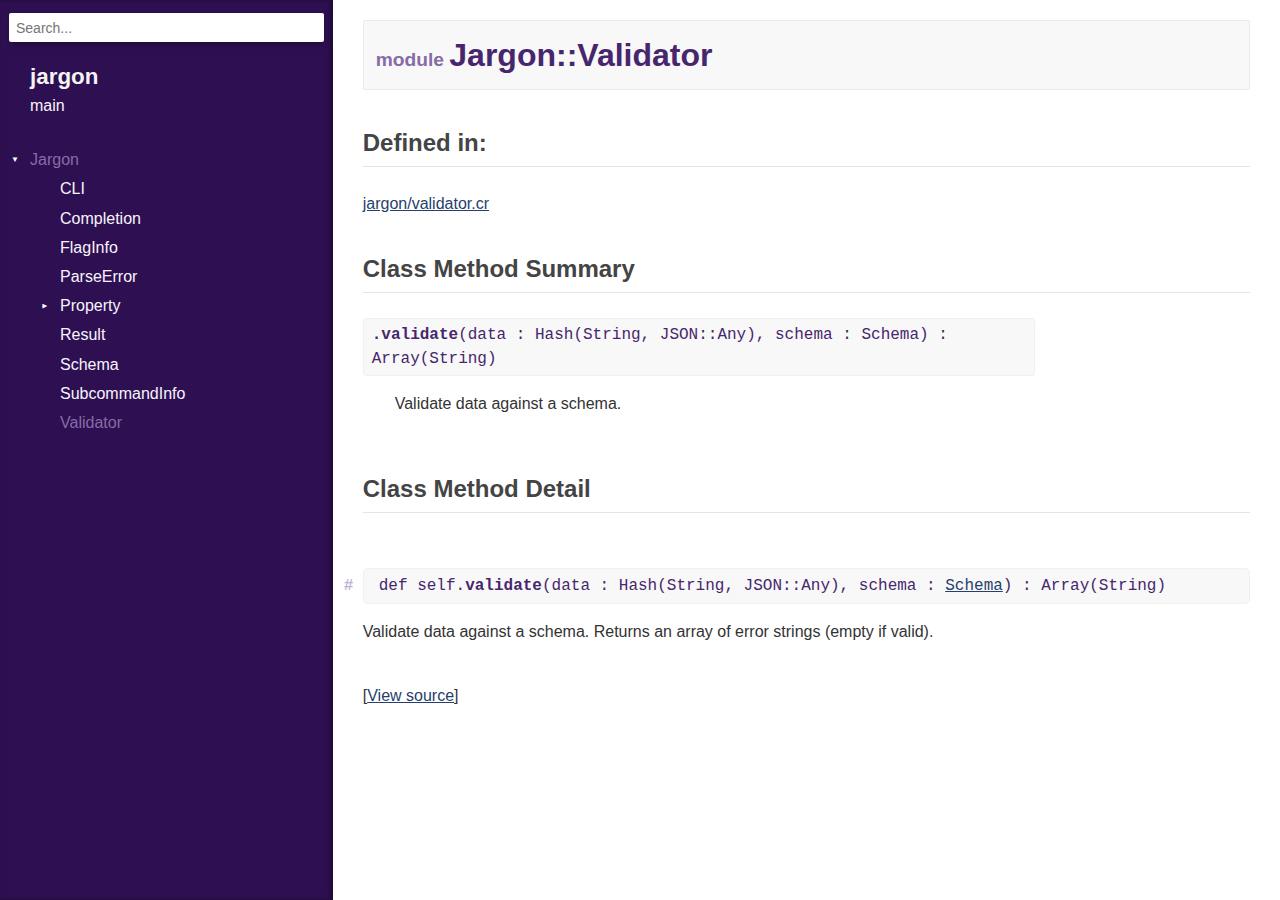
<file: docs/api/Jargon/Validator.html>
<!DOCTYPE html>
<html lang="en">
<head>
  <meta charset="utf-8" />
<meta http-equiv="X-UA-Compatible" content="IE=edge">
<meta name="viewport" content="width=device-width, initial-scale=1.0">
<meta name="generator" content="Crystal Docs 1.19.1">
<meta name="crystal_docs.project_version" content="main">
<meta name="crystal_docs.project_name" content="jargon">



<link href="../css/style.css" rel="stylesheet" type="text/css" />
<script type="text/javascript" src="../js/doc.js"></script>

  <meta name="repository-name" content="jargon">
  <title>Jargon::Validator - jargon main</title>
  <script type="text/javascript">
    CrystalDocs.base_path = "../";
  </script>
</head>
<body>

<svg class="hidden">
  <symbol id="octicon-link" viewBox="0 0 16 16">
    <path fill="currentColor" fill-rule="evenodd" d="M4 9h1v1H4c-1.5 0-3-1.69-3-3.5S2.55 3 4 3h4c1.45 0 3 1.69 3 3.5 0 1.41-.91 2.72-2 3.25V8.59c.58-.45 1-1.27 1-2.09C10 5.22 8.98 4 8 4H4c-.98 0-2 1.22-2 2.5S3 9 4 9zm9-3h-1v1h1c1 0 2 1.22 2 2.5S13.98 12 13 12H9c-.98 0-2-1.22-2-2.5 0-.83.42-1.64 1-2.09V6.25c-1.09.53-2 1.84-2 3.25C6 11.31 7.55 13 9 13h4c1.45 0 3-1.69 3-3.5S14.5 6 13 6z"></path>
  </symbol>
</svg>
<input type="checkbox" id="sidebar-btn">
<label for="sidebar-btn" id="sidebar-btn-label">
  <svg class="open" xmlns="http://www.w3.org/2000/svg" height="2em" width="2em" viewBox="0 0 512 512"><title>Open Sidebar</title><path fill="currentColor" d="M80 96v64h352V96H80zm0 112v64h352v-64H80zm0 112v64h352v-64H80z"></path></svg>
  <svg class="close" xmlns="http://www.w3.org/2000/svg" width="2em" height="2em" viewBox="0 0 512 512"><title>Close Sidebar</title><path fill="currentColor" d="m118.6 73.4-45.2 45.2L210.7 256 73.4 393.4l45.2 45.2L256 301.3l137.4 137.3 45.2-45.2L301.3 256l137.3-137.4-45.2-45.2L256 210.7Z"></path></svg>
</label>
<div class="sidebar">
  <div class="sidebar-header">
    <div class="search-box">
      <input type="search" class="search-input" placeholder="Search..." spellcheck="false" aria-label="Search">
    </div>

    <div class="project-summary">
      <h1 class="project-name">
        <a href="../index.html">
          jargon
        </a>
      </h1>

      <span class="project-version">
        main
      </span>
    </div>
  </div>

  <div class="search-results hidden">
    <ul class="search-list"></ul>
  </div>

  <div class="types-list">
    <ul>
  
  <li class="parent open current" data-id="jargon/Jargon" data-name="jargon">
      <a href="../Jargon.html">Jargon</a>
      
        <ul>
  
  <li class=" " data-id="jargon/Jargon/CLI" data-name="jargon::cli">
      <a href="../Jargon/CLI.html">CLI</a>
      
    </li>
  
  <li class=" " data-id="jargon/Jargon/Completion" data-name="jargon::completion">
      <a href="../Jargon/Completion.html">Completion</a>
      
    </li>
  
  <li class=" " data-id="jargon/Jargon/FlagInfo" data-name="jargon::flaginfo">
      <a href="../Jargon/FlagInfo.html">FlagInfo</a>
      
    </li>
  
  <li class=" " data-id="jargon/Jargon/ParseError" data-name="jargon::parseerror">
      <a href="../Jargon/ParseError.html">ParseError</a>
      
    </li>
  
  <li class="parent " data-id="jargon/Jargon/Property" data-name="jargon::property">
      <a href="../Jargon/Property.html">Property</a>
      
        <ul>
  
  <li class=" " data-id="jargon/Jargon/Property/Type" data-name="jargon::property::type">
      <a href="../Jargon/Property/Type.html">Type</a>
      
    </li>
  
</ul>

      
    </li>
  
  <li class=" " data-id="jargon/Jargon/Result" data-name="jargon::result">
      <a href="../Jargon/Result.html">Result</a>
      
    </li>
  
  <li class=" " data-id="jargon/Jargon/Schema" data-name="jargon::schema">
      <a href="../Jargon/Schema.html">Schema</a>
      
    </li>
  
  <li class=" " data-id="jargon/Jargon/SubcommandInfo" data-name="jargon::subcommandinfo">
      <a href="../Jargon/SubcommandInfo.html">SubcommandInfo</a>
      
    </li>
  
  <li class=" current" data-id="jargon/Jargon/Validator" data-name="jargon::validator">
      <a href="../Jargon/Validator.html">Validator</a>
      
    </li>
  
</ul>

      
    </li>
  
</ul>

  </div>
</div>


<div class="main-content">
<h1 class="type-name">

  <span class="kind">
    module
  </span> Jargon::<wbr>Validator

</h1>




















  <h2>
    <a id="defined-in" class="anchor" href="#defined-in">
  <svg class="octicon-link" aria-hidden="true">
    <use href="#octicon-link"/>
  </svg>
</a>
    Defined in:
  </h2>
  
    
      <a href="https://github.com/trans/jargon/blob/028c8fc34ef93000bab07f13cf540bce238573d2/src/jargon/validator.cr#L5" target="_blank">
        jargon/validator.cr
      </a>
    
    <br/>
  





  

  
  <h2>
    <a id="class-method-summary" class="anchor" href="#class-method-summary">
  <svg class="octicon-link" aria-hidden="true">
    <use href="#octicon-link"/>
  </svg>
</a>
    Class Method Summary
  </h2>
  <ul class="list-summary">
    
      <li class="entry-summary">
        <a href="#validate%28data%3AHash%28String%2CJSON%3A%3AAny%29%2Cschema%3ASchema%29%3AArray%28String%29-class-method" class="signature"><strong>.validate</strong>(data : Hash(String, JSON::Any), schema : Schema) : Array(String)</a>
        
          <div class="summary"><p>Validate data against a schema.</p></div>
        
      </li>
    
  </ul>


  

  


  <div class="methods-inherited">
    
  </div>

  

  
  <h2>
    <a id="class-method-detail" class="anchor" href="#class-method-detail">
  <svg class="octicon-link" aria-hidden="true">
    <use href="#octicon-link"/>
  </svg>
</a>
    Class Method Detail
  </h2>
  
    <div class="entry-detail" id="validate(data:Hash(String,JSON::Any),schema:Schema):Array(String)-class-method">
      <div class="signature">
        
        def self.<strong>validate</strong>(data : Hash(String, JSON::Any), schema : <a href="../Jargon/Schema.html">Schema</a>) : Array(String)

        <a class="method-permalink" href="#validate%28data%3AHash%28String%2CJSON%3A%3AAny%29%2Cschema%3ASchema%29%3AArray%28String%29-class-method">#</a>
      </div>
      
        <div class="doc">
          
          <p>Validate data against a schema. Returns an array of error strings (empty if valid).</p>
        </div>
      
      <br/>
      <div>
        
          [<a href="https://github.com/trans/jargon/blob/028c8fc34ef93000bab07f13cf540bce238573d2/src/jargon/validator.cr#L7" target="_blank">View source</a>]
        
      </div>
    </div>
  


  

  


</div>

</body>
</html>
</file>
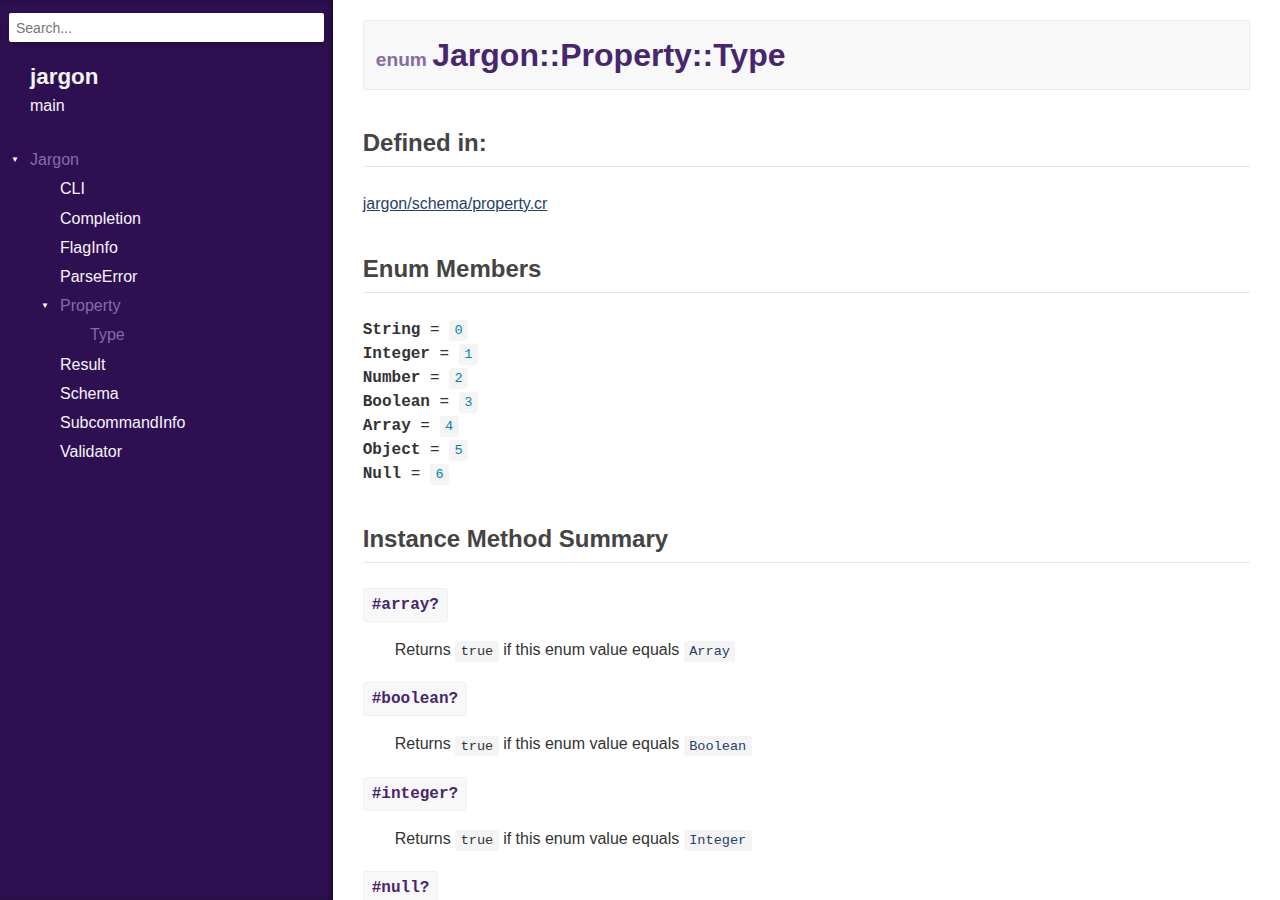
<file: docs/api/Jargon/Property/Type.html>
<!DOCTYPE html>
<html lang="en">
<head>
  <meta charset="utf-8" />
<meta http-equiv="X-UA-Compatible" content="IE=edge">
<meta name="viewport" content="width=device-width, initial-scale=1.0">
<meta name="generator" content="Crystal Docs 1.19.1">
<meta name="crystal_docs.project_version" content="main">
<meta name="crystal_docs.project_name" content="jargon">



<link href="../../css/style.css" rel="stylesheet" type="text/css" />
<script type="text/javascript" src="../../js/doc.js"></script>

  <meta name="repository-name" content="jargon">
  <title>Jargon::Property::Type - jargon main</title>
  <script type="text/javascript">
    CrystalDocs.base_path = "../../";
  </script>
</head>
<body>

<svg class="hidden">
  <symbol id="octicon-link" viewBox="0 0 16 16">
    <path fill="currentColor" fill-rule="evenodd" d="M4 9h1v1H4c-1.5 0-3-1.69-3-3.5S2.55 3 4 3h4c1.45 0 3 1.69 3 3.5 0 1.41-.91 2.72-2 3.25V8.59c.58-.45 1-1.27 1-2.09C10 5.22 8.98 4 8 4H4c-.98 0-2 1.22-2 2.5S3 9 4 9zm9-3h-1v1h1c1 0 2 1.22 2 2.5S13.98 12 13 12H9c-.98 0-2-1.22-2-2.5 0-.83.42-1.64 1-2.09V6.25c-1.09.53-2 1.84-2 3.25C6 11.31 7.55 13 9 13h4c1.45 0 3-1.69 3-3.5S14.5 6 13 6z"></path>
  </symbol>
</svg>
<input type="checkbox" id="sidebar-btn">
<label for="sidebar-btn" id="sidebar-btn-label">
  <svg class="open" xmlns="http://www.w3.org/2000/svg" height="2em" width="2em" viewBox="0 0 512 512"><title>Open Sidebar</title><path fill="currentColor" d="M80 96v64h352V96H80zm0 112v64h352v-64H80zm0 112v64h352v-64H80z"></path></svg>
  <svg class="close" xmlns="http://www.w3.org/2000/svg" width="2em" height="2em" viewBox="0 0 512 512"><title>Close Sidebar</title><path fill="currentColor" d="m118.6 73.4-45.2 45.2L210.7 256 73.4 393.4l45.2 45.2L256 301.3l137.4 137.3 45.2-45.2L301.3 256l137.3-137.4-45.2-45.2L256 210.7Z"></path></svg>
</label>
<div class="sidebar">
  <div class="sidebar-header">
    <div class="search-box">
      <input type="search" class="search-input" placeholder="Search..." spellcheck="false" aria-label="Search">
    </div>

    <div class="project-summary">
      <h1 class="project-name">
        <a href="../../index.html">
          jargon
        </a>
      </h1>

      <span class="project-version">
        main
      </span>
    </div>
  </div>

  <div class="search-results hidden">
    <ul class="search-list"></ul>
  </div>

  <div class="types-list">
    <ul>
  
  <li class="parent open current" data-id="jargon/Jargon" data-name="jargon">
      <a href="../../Jargon.html">Jargon</a>
      
        <ul>
  
  <li class=" " data-id="jargon/Jargon/CLI" data-name="jargon::cli">
      <a href="../../Jargon/CLI.html">CLI</a>
      
    </li>
  
  <li class=" " data-id="jargon/Jargon/Completion" data-name="jargon::completion">
      <a href="../../Jargon/Completion.html">Completion</a>
      
    </li>
  
  <li class=" " data-id="jargon/Jargon/FlagInfo" data-name="jargon::flaginfo">
      <a href="../../Jargon/FlagInfo.html">FlagInfo</a>
      
    </li>
  
  <li class=" " data-id="jargon/Jargon/ParseError" data-name="jargon::parseerror">
      <a href="../../Jargon/ParseError.html">ParseError</a>
      
    </li>
  
  <li class="parent open current" data-id="jargon/Jargon/Property" data-name="jargon::property">
      <a href="../../Jargon/Property.html">Property</a>
      
        <ul>
  
  <li class=" current" data-id="jargon/Jargon/Property/Type" data-name="jargon::property::type">
      <a href="../../Jargon/Property/Type.html">Type</a>
      
    </li>
  
</ul>

      
    </li>
  
  <li class=" " data-id="jargon/Jargon/Result" data-name="jargon::result">
      <a href="../../Jargon/Result.html">Result</a>
      
    </li>
  
  <li class=" " data-id="jargon/Jargon/Schema" data-name="jargon::schema">
      <a href="../../Jargon/Schema.html">Schema</a>
      
    </li>
  
  <li class=" " data-id="jargon/Jargon/SubcommandInfo" data-name="jargon::subcommandinfo">
      <a href="../../Jargon/SubcommandInfo.html">SubcommandInfo</a>
      
    </li>
  
  <li class=" " data-id="jargon/Jargon/Validator" data-name="jargon::validator">
      <a href="../../Jargon/Validator.html">Validator</a>
      
    </li>
  
</ul>

      
    </li>
  
</ul>

  </div>
</div>


<div class="main-content">
<h1 class="type-name">

  <span class="kind">
    enum
  </span> Jargon::<wbr>Property::<wbr>Type

</h1>




















  <h2>
    <a id="defined-in" class="anchor" href="#defined-in">
  <svg class="octicon-link" aria-hidden="true">
    <use href="#octicon-link"/>
  </svg>
</a>
    Defined in:
  </h2>
  
    
      <a href="https://github.com/trans/jargon/blob/028c8fc34ef93000bab07f13cf540bce238573d2/src/jargon/schema/property.cr#L3" target="_blank">
        jargon/schema/property.cr
      </a>
    
    <br/>
  



  
    <h2>
      <a id="enum-members" class="anchor" href="#enum-members">
  <svg class="octicon-link" aria-hidden="true">
    <use href="#octicon-link"/>
  </svg>
</a>
      Enum Members
    </h2>
  
  <dl>
    
      <dt class="entry-const" id="String">
        <strong>String</strong> = <code><span class="n">0</span></code>
      </dt>
      
    
      <dt class="entry-const" id="Integer">
        <strong>Integer</strong> = <code><span class="n">1</span></code>
      </dt>
      
    
      <dt class="entry-const" id="Number">
        <strong>Number</strong> = <code><span class="n">2</span></code>
      </dt>
      
    
      <dt class="entry-const" id="Boolean">
        <strong>Boolean</strong> = <code><span class="n">3</span></code>
      </dt>
      
    
      <dt class="entry-const" id="Array">
        <strong>Array</strong> = <code><span class="n">4</span></code>
      </dt>
      
    
      <dt class="entry-const" id="Object">
        <strong>Object</strong> = <code><span class="n">5</span></code>
      </dt>
      
    
      <dt class="entry-const" id="Null">
        <strong>Null</strong> = <code><span class="n">6</span></code>
      </dt>
      
    
  </dl>



  

  

  

  
  <h2>
    <a id="instance-method-summary" class="anchor" href="#instance-method-summary">
  <svg class="octicon-link" aria-hidden="true">
    <use href="#octicon-link"/>
  </svg>
</a>
    Instance Method Summary
  </h2>
  <ul class="list-summary">
    
      <li class="entry-summary">
        <a href="#array%3F-instance-method" class="signature"><strong>#array?</strong></a>
        
          <div class="summary"><p>Returns <code>true</code> if this enum value equals <code><a href="../../Jargon/Property/Type.html#Array">Array</a></code></p></div>
        
      </li>
    
      <li class="entry-summary">
        <a href="#boolean%3F-instance-method" class="signature"><strong>#boolean?</strong></a>
        
          <div class="summary"><p>Returns <code>true</code> if this enum value equals <code><a href="../../Jargon/Property/Type.html#Boolean">Boolean</a></code></p></div>
        
      </li>
    
      <li class="entry-summary">
        <a href="#integer%3F-instance-method" class="signature"><strong>#integer?</strong></a>
        
          <div class="summary"><p>Returns <code>true</code> if this enum value equals <code><a href="../../Jargon/Property/Type.html#Integer">Integer</a></code></p></div>
        
      </li>
    
      <li class="entry-summary">
        <a href="#null%3F-instance-method" class="signature"><strong>#null?</strong></a>
        
          <div class="summary"><p>Returns <code>true</code> if this enum value equals <code><a href="../../Jargon/Property/Type.html#Null">Null</a></code></p></div>
        
      </li>
    
      <li class="entry-summary">
        <a href="#number%3F-instance-method" class="signature"><strong>#number?</strong></a>
        
          <div class="summary"><p>Returns <code>true</code> if this enum value equals <code><a href="../../Jargon/Property/Type.html#Number">Number</a></code></p></div>
        
      </li>
    
      <li class="entry-summary">
        <a href="#object%3F-instance-method" class="signature"><strong>#object?</strong></a>
        
          <div class="summary"><p>Returns <code>true</code> if this enum value equals <code><a href="../../Jargon/Property/Type.html#Object">Object</a></code></p></div>
        
      </li>
    
      <li class="entry-summary">
        <a href="#string%3F-instance-method" class="signature"><strong>#string?</strong></a>
        
          <div class="summary"><p>Returns <code>true</code> if this enum value equals <code><a href="../../Jargon/Property/Type.html#String">String</a></code></p></div>
        
      </li>
    
  </ul>



  <div class="methods-inherited">
    
      


      


      


      


    
      


      


      


      


    
      


      


      


      


    
      


      


      


      


    
  </div>

  

  

  

  
  <h2>
    <a id="instance-method-detail" class="anchor" href="#instance-method-detail">
  <svg class="octicon-link" aria-hidden="true">
    <use href="#octicon-link"/>
  </svg>
</a>
    Instance Method Detail
  </h2>
  
    <div class="entry-detail" id="array?-instance-method">
      <div class="signature">
        
        def <strong>array?</strong>

        <a class="method-permalink" href="#array%3F-instance-method">#</a>
      </div>
      
        <div class="doc">
          
          <p>Returns <code>true</code> if this enum value equals <code><a href="../../Jargon/Property/Type.html#Array">Array</a></code></p>
        </div>
      
      <br/>
      <div>
        
          [<a href="https://github.com/trans/jargon/blob/028c8fc34ef93000bab07f13cf540bce238573d2/src/jargon/schema/property.cr#L8" target="_blank">View source</a>]
        
      </div>
    </div>
  
    <div class="entry-detail" id="boolean?-instance-method">
      <div class="signature">
        
        def <strong>boolean?</strong>

        <a class="method-permalink" href="#boolean%3F-instance-method">#</a>
      </div>
      
        <div class="doc">
          
          <p>Returns <code>true</code> if this enum value equals <code><a href="../../Jargon/Property/Type.html#Boolean">Boolean</a></code></p>
        </div>
      
      <br/>
      <div>
        
          [<a href="https://github.com/trans/jargon/blob/028c8fc34ef93000bab07f13cf540bce238573d2/src/jargon/schema/property.cr#L7" target="_blank">View source</a>]
        
      </div>
    </div>
  
    <div class="entry-detail" id="integer?-instance-method">
      <div class="signature">
        
        def <strong>integer?</strong>

        <a class="method-permalink" href="#integer%3F-instance-method">#</a>
      </div>
      
        <div class="doc">
          
          <p>Returns <code>true</code> if this enum value equals <code><a href="../../Jargon/Property/Type.html#Integer">Integer</a></code></p>
        </div>
      
      <br/>
      <div>
        
          [<a href="https://github.com/trans/jargon/blob/028c8fc34ef93000bab07f13cf540bce238573d2/src/jargon/schema/property.cr#L5" target="_blank">View source</a>]
        
      </div>
    </div>
  
    <div class="entry-detail" id="null?-instance-method">
      <div class="signature">
        
        def <strong>null?</strong>

        <a class="method-permalink" href="#null%3F-instance-method">#</a>
      </div>
      
        <div class="doc">
          
          <p>Returns <code>true</code> if this enum value equals <code><a href="../../Jargon/Property/Type.html#Null">Null</a></code></p>
        </div>
      
      <br/>
      <div>
        
          [<a href="https://github.com/trans/jargon/blob/028c8fc34ef93000bab07f13cf540bce238573d2/src/jargon/schema/property.cr#L10" target="_blank">View source</a>]
        
      </div>
    </div>
  
    <div class="entry-detail" id="number?-instance-method">
      <div class="signature">
        
        def <strong>number?</strong>

        <a class="method-permalink" href="#number%3F-instance-method">#</a>
      </div>
      
        <div class="doc">
          
          <p>Returns <code>true</code> if this enum value equals <code><a href="../../Jargon/Property/Type.html#Number">Number</a></code></p>
        </div>
      
      <br/>
      <div>
        
          [<a href="https://github.com/trans/jargon/blob/028c8fc34ef93000bab07f13cf540bce238573d2/src/jargon/schema/property.cr#L6" target="_blank">View source</a>]
        
      </div>
    </div>
  
    <div class="entry-detail" id="object?-instance-method">
      <div class="signature">
        
        def <strong>object?</strong>

        <a class="method-permalink" href="#object%3F-instance-method">#</a>
      </div>
      
        <div class="doc">
          
          <p>Returns <code>true</code> if this enum value equals <code><a href="../../Jargon/Property/Type.html#Object">Object</a></code></p>
        </div>
      
      <br/>
      <div>
        
          [<a href="https://github.com/trans/jargon/blob/028c8fc34ef93000bab07f13cf540bce238573d2/src/jargon/schema/property.cr#L9" target="_blank">View source</a>]
        
      </div>
    </div>
  
    <div class="entry-detail" id="string?-instance-method">
      <div class="signature">
        
        def <strong>string?</strong>

        <a class="method-permalink" href="#string%3F-instance-method">#</a>
      </div>
      
        <div class="doc">
          
          <p>Returns <code>true</code> if this enum value equals <code><a href="../../Jargon/Property/Type.html#String">String</a></code></p>
        </div>
      
      <br/>
      <div>
        
          [<a href="https://github.com/trans/jargon/blob/028c8fc34ef93000bab07f13cf540bce238573d2/src/jargon/schema/property.cr#L4" target="_blank">View source</a>]
        
      </div>
    </div>
  



</div>

</body>
</html>
</file>
<file: docs/styles.css>
@import url("https://fonts.googleapis.com/css2?family=Fraunces:wght@400;600;700&family=Space+Grotesk:wght@400;500;600&family=IBM+Plex+Mono:wght@400;500&display=swap");

:root {
  color-scheme: light;
  --bg: #f6f1e7;
  --bg-deep: #efe6d8;
  --text: #1a1a1a;
  --muted: #4f4a43;
  --accent: #f05d5e;
  --accent-dark: #c74445;
  --teal: #0f5c5c;
  --mint: #d7efe7;
  --card: #ffffff;
  --border: #e2d6c5;
  --shadow: 0 18px 40px rgba(23, 16, 6, 0.12);
  --radius-lg: 28px;
  --radius-md: 18px;
  --radius-sm: 12px;
}

* {
  box-sizing: border-box;
}

body {
  margin: 0;
  font-family: "Space Grotesk", "Segoe UI", sans-serif;
  color: var(--text);
  background: linear-gradient(180deg, var(--bg) 0%, var(--bg-deep) 100%);
  position: relative;
  min-height: 100vh;
}

.bg-shape {
  position: fixed;
  border-radius: 999px;
  filter: blur(0px);
  z-index: 0;
  opacity: 0.5;
}

.bg-shape-a {
  width: 520px;
  height: 520px;
  background: radial-gradient(circle at 30% 30%, #f9c784, transparent 60%);
  top: -120px;
  left: -180px;
}

.bg-shape-b {
  width: 560px;
  height: 560px;
  background: radial-gradient(circle at 50% 50%, #b8e6d8, transparent 60%);
  bottom: -160px;
  right: -200px;
}

.grain {
  position: fixed;
  inset: 0;
  background-image: url("data:image/svg+xml,%3Csvg width='120' height='120' viewBox='0 0 120 120' xmlns='http://www.w3.org/2000/svg'%3E%3Cg fill='%239e8f7c' fill-opacity='0.07'%3E%3Ccircle cx='10' cy='10' r='2'/%3E%3Ccircle cx='60' cy='20' r='1.6'/%3E%3Ccircle cx='90' cy='70' r='2.2'/%3E%3Ccircle cx='40' cy='90' r='1.4'/%3E%3C/g%3E%3C/svg%3E");
  pointer-events: none;
  mix-blend-mode: multiply;
  z-index: 1;
}

.nav {
  position: sticky;
  top: 0;
  z-index: 5;
  backdrop-filter: blur(18px);
  background: rgba(246, 241, 231, 0.8);
  border-bottom: 1px solid var(--border);
}

.nav-inner {
  max-width: 1140px;
  margin: 0 auto;
  padding: 16px 24px;
  display: flex;
  align-items: center;
  justify-content: space-between;
  gap: 16px;
}

.logo {
  font-family: "Fraunces", serif;
  font-size: 32px;
  font-weight: 700;
  letter-spacing: 0.5px;
}

.nav-links {
  display: flex;
  gap: 24px;
  align-items: center;
}

.nav-links a {
  text-decoration: none;
  color: var(--text);
  font-family: "IBM Plex Mono", ui-monospace, monospace;
  font-size: 17px;
  font-weight: 500;
  transition: color 0.2s ease, transform 0.2s ease, text-decoration-color 0.2s ease;
}

.nav-separator {
  color: var(--muted);
  font-size: 18px;
  display: inline-flex;
  align-items: center;
}

.nav-links a:hover {
  color: var(--accent-dark);
  transform: translateY(-1px);
  text-decoration: underline;
  text-decoration-thickness: 2px;
  text-underline-offset: 6px;
  text-decoration-color: var(--accent);
}

.hero {
  max-width: 1140px;
  margin: 0 auto;
  padding: 84px 24px 80px;
  display: grid;
  grid-template-columns: minmax(0, 1.1fr) minmax(0, 0.9fr);
  gap: 40px;
  position: relative;
  z-index: 2;
}

.hero h1 {
  font-family: "Fraunces", serif;
  font-size: 3rem;
  line-height: 1.05;
  margin: 16px 0 20px;
}

.hero-break {
  display: inline-block;
  margin-top: 10px;
}

.eyebrow {
  text-transform: uppercase;
  letter-spacing: 2px;
  font-size: 12px;
  font-weight: 600;
  color: var(--teal);
}

.lead {
  font-size: 1.15rem;
  color: var(--muted);
  line-height: 1.6;
}

.cta-row {
  display: flex;
  flex-wrap: wrap;
  gap: 14px;
  margin: 28px 0 36px;
}

.btn {
  display: inline-flex;
  align-items: center;
  justify-content: center;
  padding: 12px 20px;
  border-radius: 999px;
  border: 1px solid var(--border);
  text-decoration: none;
  color: var(--text);
  font-weight: 600;
  background: var(--card);
  transition: transform 0.2s ease, box-shadow 0.2s ease;
}

.btn.primary {
  background: var(--accent);
  color: #fff;
  border-color: transparent;
  box-shadow: 0 10px 24px rgba(240, 93, 94, 0.35);
}

.btn.ghost {
  background: transparent;
  border-color: var(--text);
}

.btn.small {
  padding: 8px 16px;
  font-size: 14px;
}

.github-link {
  gap: 6px;
}

.github-icon {
  width: 24px;
  height: 24px;
  display: block;
}

.btn:hover {
  transform: translateY(-2px);
  box-shadow: var(--shadow);
}

.meta-row {
  display: flex;
  gap: 10px;
  flex-wrap: wrap;
  margin-top: 60px;
  padding-bottom: 0px;
}

.meta-chip {
  background: var(--mint);
  padding: 6px 12px;
  border-radius: 999px;
  font-size: 12px;
  font-weight: 600;
  color: var(--teal);
}

.hero-card {
  background: var(--card);
  border: 1px solid var(--border);
  border-radius: var(--radius-lg);
  padding: 24px;
  box-shadow: var(--shadow);
  display: flex;
  flex-direction: column;
}

.hero-card .tabbed {
  flex: 1;
  display: flex;
  flex-direction: column;
}

.hero-card .code-block {
  flex: 1;
}

.card-header {
  display: flex;
  align-items: center;
  justify-content: space-between;
  font-weight: 600;
  margin-bottom: 16px;
}

.card-actions {
  display: inline-flex;
  align-items: center;
  gap: 10px;
}

.schema-logo {
  height: 40px;
  width: auto;
  display: block;
}

.mini-note {
  margin-top: 16px;
  font-size: 13px;
  color: var(--muted);
}

.section {
  max-width: 1140px;
  margin: 0 auto;
  padding: 64px 24px;
  position: relative;
  z-index: 2;
}

.steps {
  padding-top: 64px;
  margin-top: 40px;
}

.section-head h2 {
  font-family: "Fraunces", serif;
  font-size: clamp(2rem, 2.8vw, 3rem);
  margin-bottom: 12px;
}

.section-head p {
  margin: 0;
  color: var(--muted);
  max-width: 640px;
}

.section-head {
  text-align: center;
}

.section-head p {
  margin: 0 auto;
}

.feature-grid {
  margin-top: 32px;
  display: grid;
  grid-template-columns: repeat(auto-fit, minmax(240px, 1fr));
  gap: 20px;
}

.card {
  background: var(--card);
  border: 1px solid var(--border);
  border-radius: var(--radius-md);
  padding: 22px;
  box-shadow: 0 10px 24px rgba(33, 24, 13, 0.08);
}

.card h3 {
  margin-top: 0;
  margin-bottom: 8px;
  font-size: 18px;
}

.card p {
  margin: 0;
  color: var(--muted);
  line-height: 1.6;
}

.steps {
  background: none;
  border: none;
  border-radius: 0;
  margin: 0 auto;
  padding-top: 0;
}

.steps-grid {
  display: grid;
  grid-template-columns: repeat(auto-fit, minmax(240px, 1fr));
  gap: 18px;
  margin-top: 28px;
}

.step-card {
  background: var(--card);
  border-radius: var(--radius-md);
  padding: 22px;
  border: 1px solid var(--border);
}

.step-number {
  font-size: 12px;
  font-weight: 700;
  color: var(--accent-dark);
}

.example-grid {
  margin-top: 32px;
  display: grid;
  gap: 20px;
}

.example-block h3 {
  margin: 0 0 12px;
}

.code-block {
  position: relative;
  background: #141312;
  color: #f8f4ed;
  padding: 20px;
  border-radius: var(--radius-md);
  border: 1px solid rgba(255, 255, 255, 0.08);
  overflow: auto;
}

.code-block.wrap pre {
  white-space: pre-wrap;
  word-break: break-word;
}

.hidden {
  display: none;
}

.tabbed {
  display: grid;
  gap: 12px;
}

.tab-bar {
  display: inline-flex;
  gap: 8px;
  background: var(--bg-deep);
  padding: 6px;
  border-radius: 999px;
  border: 1px solid var(--border);
  width: fit-content;
}

.tab-button {
  border: none;
  background: transparent;
  padding: 6px 14px;
  border-radius: 999px;
  font-weight: 600;
  font-size: 13px;
  cursor: pointer;
  color: var(--muted);
}

.tab-button.active {
  background: var(--card);
  color: var(--text);
  box-shadow: 0 6px 16px rgba(33, 24, 13, 0.15);
}

.code-block pre {
  margin: 0;
  font-family: "IBM Plex Mono", ui-monospace, monospace;
  font-size: 13px;
  line-height: 1.4;
  white-space: pre;
}

.copy {
  position: absolute;
  top: 12px;
  right: 12px;
  background: rgba(255, 255, 255, 0.12);
  color: #fff;
  border: none;
  padding: 6px 12px;
  border-radius: 999px;
  font-size: 12px;
  cursor: pointer;
}

.terminal-card {
  margin-top: 32px;
  background: #0f1116;
  border-radius: var(--radius-lg);
  border: 1px solid rgba(255, 255, 255, 0.1);
  box-shadow: 0 20px 40px rgba(12, 10, 8, 0.35);
  overflow: hidden;
}

.terminal-header {
  display: flex;
  align-items: center;
  gap: 12px;
  padding: 14px 18px;
  background: linear-gradient(90deg, #1a1d25 0%, #14161c 100%);
  border-bottom: 1px solid rgba(255, 255, 255, 0.08);
  color: #c4c8d2;
  font-size: 13px;
}

.terminal-dots span {
  display: inline-block;
  width: 10px;
  height: 10px;
  border-radius: 999px;
  margin-right: 6px;
}

.terminal-dots span:nth-child(1) {
  background: #f05d5e;
}

.terminal-dots span:nth-child(2) {
  background: #f4c06f;
}

.terminal-dots span:nth-child(3) {
  background: #6fdc8c;
}

.terminal-title {
  font-weight: 600;
  flex: 1;
}

.terminal-pill {
  background: rgba(111, 220, 140, 0.2);
  color: #6fdc8c;
  padding: 4px 10px;
  border-radius: 999px;
  font-weight: 600;
  font-size: 11px;
}

.terminal-body {
  padding: 20px 22px 26px;
  font-family: "IBM Plex Mono", ui-monospace, monospace;
  font-size: 13px;
  color: #e6e8ee;
  min-height: 320px;
}

.terminal-output {
  display: flex;
  flex-direction: column;
  gap: 4px;
}

.terminal-line {
  white-space: pre-wrap;
  word-break: break-word;
}

.terminal-line.prompt {
  color: #b9f5d0;
}

.terminal-line.output {
  color: #d7dbe5;
}

.terminal-cursor {
  display: inline-block;
  width: 10px;
  color: #b9f5d0;
  animation: blink 1s steps(1, end) infinite;
}

.terminal-controls {
  margin-top: 18px;
  display: flex;
  flex-wrap: wrap;
  gap: 12px;
  justify-content: center;
}

.pill-button {
  border: 1px solid var(--border);
  background: var(--card);
  color: var(--text);
  padding: 8px 16px;
  border-radius: 999px;
  font-weight: 600;
  font-size: 13px;
  cursor: pointer;
  transition: transform 0.2s ease, box-shadow 0.2s ease, background 0.2s ease;
}

.pill-button.active {
  background: var(--mint);
  color: var(--teal);
  border-color: rgba(15, 92, 92, 0.2);
  box-shadow: 0 10px 20px rgba(15, 92, 92, 0.15);
}

.pill-button:hover {
  transform: translateY(-2px);
  box-shadow: 0 10px 20px rgba(33, 24, 13, 0.12);
}

@keyframes blink {
  50% {
    opacity: 0;
  }
}

.split {
  display: grid;
  grid-template-columns: repeat(auto-fit, minmax(260px, 1fr));
  gap: 24px;
  margin-top: 32px;
  align-items: stretch;
}

.callout {
  background: var(--card);
  border: 1px solid var(--border);
  border-radius: var(--radius-md);
  padding: 24px;
  box-shadow: 0 12px 26px rgba(33, 24, 13, 0.08);
}

.callout.compact {
  padding-top: 18px;
}

.tag-row {
  display: flex;
  gap: 10px;
  margin-top: 16px;
  flex-wrap: wrap;
}

.link-row {
  display: flex;
  gap: 12px;
  margin-top: 18px;
  flex-wrap: wrap;
}

.tag-row span {
  background: var(--bg-deep);
  color: var(--muted);
  padding: 6px 10px;
  border-radius: 999px;
  font-size: 12px;
}


.pill {
  display: inline-flex;
  background: var(--mint);
  color: var(--teal);
  padding: 6px 12px;
  border-radius: 999px;
  font-size: 12px;
  font-weight: 600;
  margin-right: 6px;
  margin-top: 10px;
}

.wide-card {
  background: var(--card);
  border: 1px solid var(--border);
  border-radius: var(--radius-md);
  padding: 10px;
}

.footer {
  padding: 40px 24px 42px;
  display: flex;
  flex-wrap: wrap;
  justify-content: center;
  gap: 16px;
  border-top: 1px solid var(--border);
  color: var(--muted);
  text-align: center;
}

.footer a {
  color: var(--muted);
  text-decoration: none;
  margin-right: 12px;
}

.reveal {
  opacity: 0;
  transform: translateY(18px);
  transition: opacity 0.7s ease, transform 0.7s ease;
  transition-delay: var(--delay, 0s);
}

.reveal.in-view {
  opacity: 1;
  transform: translateY(0);
}

@media (max-width: 960px) {
  .nav-inner {
    flex-wrap: wrap;
  }

  .hero {
    grid-template-columns: 1fr;
  }

  .nav-links {
    flex-wrap: wrap;
  }
}

@media (max-width: 600px) {
  .nav-links {
    display: none;
  }

  .btn {
    width: 100%;
  }

  .github-link {
    width: auto;
  }

  .hero {
    padding-top: 56px;
  }
}

@media (prefers-reduced-motion: reduce) {
  .reveal {
    transition: none;
    transform: none;
    opacity: 1;
  }

  .btn {
    transition: none;
  }
}
</file>
<file: web/styles.css>
@import url("https://fonts.googleapis.com/css2?family=Fraunces:wght@400;600;700&family=Space+Grotesk:wght@400;500;600&family=IBM+Plex+Mono:wght@400;500&display=swap");

:root {
  color-scheme: light;
  --bg: #f6f1e7;
  --bg-deep: #efe6d8;
  --text: #1a1a1a;
  --muted: #4f4a43;
  --accent: #f05d5e;
  --accent-dark: #c74445;
  --teal: #0f5c5c;
  --mint: #d7efe7;
  --card: #ffffff;
  --border: #e2d6c5;
  --shadow: 0 18px 40px rgba(23, 16, 6, 0.12);
  --radius-lg: 28px;
  --radius-md: 18px;
  --radius-sm: 12px;
}

* {
  box-sizing: border-box;
}

body {
  margin: 0;
  font-family: "Space Grotesk", "Segoe UI", sans-serif;
  color: var(--text);
  background: linear-gradient(180deg, var(--bg) 0%, var(--bg-deep) 100%);
  position: relative;
  min-height: 100vh;
}

.bg-shape {
  position: fixed;
  border-radius: 999px;
  filter: blur(0px);
  z-index: 0;
  opacity: 0.5;
}

.bg-shape-a {
  width: 520px;
  height: 520px;
  background: radial-gradient(circle at 30% 30%, #f9c784, transparent 60%);
  top: -120px;
  left: -180px;
}

.bg-shape-b {
  width: 560px;
  height: 560px;
  background: radial-gradient(circle at 50% 50%, #b8e6d8, transparent 60%);
  bottom: -160px;
  right: -200px;
}

.grain {
  position: fixed;
  inset: 0;
  background-image: url("data:image/svg+xml,%3Csvg width='120' height='120' viewBox='0 0 120 120' xmlns='http://www.w3.org/2000/svg'%3E%3Cg fill='%239e8f7c' fill-opacity='0.07'%3E%3Ccircle cx='10' cy='10' r='2'/%3E%3Ccircle cx='60' cy='20' r='1.6'/%3E%3Ccircle cx='90' cy='70' r='2.2'/%3E%3Ccircle cx='40' cy='90' r='1.4'/%3E%3C/g%3E%3C/svg%3E");
  pointer-events: none;
  mix-blend-mode: multiply;
  z-index: 1;
}

.nav {
  position: sticky;
  top: 0;
  z-index: 5;
  backdrop-filter: blur(18px);
  background: rgba(246, 241, 231, 0.8);
  border-bottom: 1px solid var(--border);
}

.nav-inner {
  max-width: 1140px;
  margin: 0 auto;
  padding: 16px 24px;
  display: flex;
  align-items: center;
  justify-content: space-between;
  gap: 16px;
}

.logo {
  font-family: "Fraunces", serif;
  font-size: 32px;
  font-weight: 700;
  letter-spacing: 0.5px;
}

.nav-links {
  display: flex;
  gap: 24px;
  align-items: center;
}

.nav-links a {
  text-decoration: none;
  color: var(--text);
  font-family: "IBM Plex Mono", ui-monospace, monospace;
  font-size: 17px;
  font-weight: 500;
  transition: color 0.2s ease, transform 0.2s ease, text-decoration-color 0.2s ease;
}

.nav-separator {
  color: var(--muted);
  font-size: 18px;
  display: inline-flex;
  align-items: center;
}

.nav-links a:hover {
  color: var(--accent-dark);
  transform: translateY(-1px);
  text-decoration: underline;
  text-decoration-thickness: 2px;
  text-underline-offset: 6px;
  text-decoration-color: var(--accent);
}

.hero {
  max-width: 1140px;
  margin: 0 auto;
  padding: 84px 24px 80px;
  display: grid;
  grid-template-columns: minmax(0, 1.1fr) minmax(0, 0.9fr);
  gap: 40px;
  position: relative;
  z-index: 2;
}

.hero h1 {
  font-family: "Fraunces", serif;
  font-size: 3rem;
  line-height: 1.05;
  margin: 16px 0 20px;
}

.hero-break {
  display: inline-block;
  margin-top: 10px;
}

.eyebrow {
  text-transform: uppercase;
  letter-spacing: 2px;
  font-size: 12px;
  font-weight: 600;
  color: var(--teal);
}

.lead {
  font-size: 1.15rem;
  color: var(--muted);
  line-height: 1.6;
}

.cta-row {
  display: flex;
  flex-wrap: wrap;
  gap: 14px;
  margin: 28px 0 36px;
}

.btn {
  display: inline-flex;
  align-items: center;
  justify-content: center;
  padding: 12px 20px;
  border-radius: 999px;
  border: 1px solid var(--border);
  text-decoration: none;
  color: var(--text);
  font-weight: 600;
  background: var(--card);
  transition: transform 0.2s ease, box-shadow 0.2s ease;
}

.btn.primary {
  background: var(--accent);
  color: #fff;
  border-color: transparent;
  box-shadow: 0 10px 24px rgba(240, 93, 94, 0.35);
}

.btn.ghost {
  background: transparent;
  border-color: var(--text);
}

.btn.small {
  padding: 8px 16px;
  font-size: 14px;
}

.github-link {
  gap: 6px;
}

.github-icon {
  width: 24px;
  height: 24px;
  display: block;
}

.btn:hover {
  transform: translateY(-2px);
  box-shadow: var(--shadow);
}

.meta-row {
  display: flex;
  gap: 10px;
  flex-wrap: wrap;
  margin-top: 60px;
  padding-bottom: 0px;
}

.meta-chip {
  background: var(--mint);
  padding: 6px 12px;
  border-radius: 999px;
  font-size: 12px;
  font-weight: 600;
  color: var(--teal);
}

.hero-card {
  background: var(--card);
  border: 1px solid var(--border);
  border-radius: var(--radius-lg);
  padding: 24px;
  box-shadow: var(--shadow);
  display: flex;
  flex-direction: column;
}

.hero-card .tabbed {
  flex: 1;
  display: flex;
  flex-direction: column;
}

.hero-card .code-block {
  flex: 1;
}

.card-header {
  display: flex;
  align-items: center;
  justify-content: space-between;
  font-weight: 600;
  margin-bottom: 16px;
}

.card-actions {
  display: inline-flex;
  align-items: center;
  gap: 10px;
}

.schema-logo {
  height: 40px;
  width: auto;
  display: block;
}

.mini-note {
  margin-top: 16px;
  font-size: 13px;
  color: var(--muted);
}

.section {
  max-width: 1140px;
  margin: 0 auto;
  padding: 64px 24px;
  position: relative;
  z-index: 2;
}

.steps {
  padding-top: 64px;
  margin-top: 40px;
}

.section-head h2 {
  font-family: "Fraunces", serif;
  font-size: clamp(2rem, 2.8vw, 3rem);
  margin-bottom: 12px;
}

.section-head p {
  margin: 0;
  color: var(--muted);
  max-width: 640px;
}

.section-head {
  text-align: center;
}

.section-head p {
  margin: 0 auto;
}

.feature-grid {
  margin-top: 32px;
  display: grid;
  grid-template-columns: repeat(auto-fit, minmax(240px, 1fr));
  gap: 20px;
}

.card {
  background: var(--card);
  border: 1px solid var(--border);
  border-radius: var(--radius-md);
  padding: 22px;
  box-shadow: 0 10px 24px rgba(33, 24, 13, 0.08);
}

.card h3 {
  margin-top: 0;
  margin-bottom: 8px;
  font-size: 18px;
}

.card p {
  margin: 0;
  color: var(--muted);
  line-height: 1.6;
}

.steps {
  background: none;
  border: none;
  border-radius: 0;
  margin: 0 auto;
  padding-top: 0;
}

.steps-grid {
  display: grid;
  grid-template-columns: repeat(auto-fit, minmax(240px, 1fr));
  gap: 18px;
  margin-top: 28px;
}

.step-card {
  background: var(--card);
  border-radius: var(--radius-md);
  padding: 22px;
  border: 1px solid var(--border);
}

.step-number {
  font-size: 12px;
  font-weight: 700;
  color: var(--accent-dark);
}

.example-grid {
  margin-top: 32px;
  display: grid;
  gap: 20px;
}

.example-block h3 {
  margin: 0 0 12px;
}

.code-block {
  position: relative;
  background: #141312;
  color: #f8f4ed;
  padding: 20px;
  border-radius: var(--radius-md);
  border: 1px solid rgba(255, 255, 255, 0.08);
  overflow: auto;
}

.code-block.wrap pre {
  white-space: pre-wrap;
  word-break: break-word;
}

.hidden {
  display: none;
}

.tabbed {
  display: grid;
  gap: 12px;
}

.tab-bar {
  display: inline-flex;
  gap: 8px;
  background: var(--bg-deep);
  padding: 6px;
  border-radius: 999px;
  border: 1px solid var(--border);
  width: fit-content;
}

.tab-button {
  border: none;
  background: transparent;
  padding: 6px 14px;
  border-radius: 999px;
  font-weight: 600;
  font-size: 13px;
  cursor: pointer;
  color: var(--muted);
}

.tab-button.active {
  background: var(--card);
  color: var(--text);
  box-shadow: 0 6px 16px rgba(33, 24, 13, 0.15);
}

.code-block pre {
  margin: 0;
  font-family: "IBM Plex Mono", ui-monospace, monospace;
  font-size: 13px;
  line-height: 1.4;
  white-space: pre;
}

.copy {
  position: absolute;
  top: 12px;
  right: 12px;
  background: rgba(255, 255, 255, 0.12);
  color: #fff;
  border: none;
  padding: 6px 12px;
  border-radius: 999px;
  font-size: 12px;
  cursor: pointer;
}

.terminal-card {
  margin-top: 32px;
  background: #0f1116;
  border-radius: var(--radius-lg);
  border: 1px solid rgba(255, 255, 255, 0.1);
  box-shadow: 0 20px 40px rgba(12, 10, 8, 0.35);
  overflow: hidden;
}

.terminal-header {
  display: flex;
  align-items: center;
  gap: 12px;
  padding: 14px 18px;
  background: linear-gradient(90deg, #1a1d25 0%, #14161c 100%);
  border-bottom: 1px solid rgba(255, 255, 255, 0.08);
  color: #c4c8d2;
  font-size: 13px;
}

.terminal-dots span {
  display: inline-block;
  width: 10px;
  height: 10px;
  border-radius: 999px;
  margin-right: 6px;
}

.terminal-dots span:nth-child(1) {
  background: #f05d5e;
}

.terminal-dots span:nth-child(2) {
  background: #f4c06f;
}

.terminal-dots span:nth-child(3) {
  background: #6fdc8c;
}

.terminal-title {
  font-weight: 600;
  flex: 1;
}

.terminal-pill {
  background: rgba(111, 220, 140, 0.2);
  color: #6fdc8c;
  padding: 4px 10px;
  border-radius: 999px;
  font-weight: 600;
  font-size: 11px;
}

.terminal-body {
  padding: 20px 22px 26px;
  font-family: "IBM Plex Mono", ui-monospace, monospace;
  font-size: 13px;
  color: #e6e8ee;
  min-height: 320px;
}

.terminal-output {
  display: flex;
  flex-direction: column;
  gap: 4px;
}

.terminal-line {
  white-space: pre-wrap;
  word-break: break-word;
}

.terminal-line.prompt {
  color: #b9f5d0;
}

.terminal-line.output {
  color: #d7dbe5;
}

.terminal-cursor {
  display: inline-block;
  width: 10px;
  color: #b9f5d0;
  animation: blink 1s steps(1, end) infinite;
}

.terminal-controls {
  margin-top: 18px;
  display: flex;
  flex-wrap: wrap;
  gap: 12px;
  justify-content: center;
}

.pill-button {
  border: 1px solid var(--border);
  background: var(--card);
  color: var(--text);
  padding: 8px 16px;
  border-radius: 999px;
  font-weight: 600;
  font-size: 13px;
  cursor: pointer;
  transition: transform 0.2s ease, box-shadow 0.2s ease, background 0.2s ease;
}

.pill-button.active {
  background: var(--mint);
  color: var(--teal);
  border-color: rgba(15, 92, 92, 0.2);
  box-shadow: 0 10px 20px rgba(15, 92, 92, 0.15);
}

.pill-button:hover {
  transform: translateY(-2px);
  box-shadow: 0 10px 20px rgba(33, 24, 13, 0.12);
}

@keyframes blink {
  50% {
    opacity: 0;
  }
}

.split {
  display: grid;
  grid-template-columns: repeat(auto-fit, minmax(260px, 1fr));
  gap: 24px;
  margin-top: 32px;
  align-items: stretch;
}

.callout {
  background: var(--card);
  border: 1px solid var(--border);
  border-radius: var(--radius-md);
  padding: 24px;
  box-shadow: 0 12px 26px rgba(33, 24, 13, 0.08);
}

.callout.compact {
  padding-top: 18px;
}

.tag-row {
  display: flex;
  gap: 10px;
  margin-top: 16px;
  flex-wrap: wrap;
}

.link-row {
  display: flex;
  gap: 12px;
  margin-top: 18px;
  flex-wrap: wrap;
}

.tag-row span {
  background: var(--bg-deep);
  color: var(--muted);
  padding: 6px 10px;
  border-radius: 999px;
  font-size: 12px;
}


.pill {
  display: inline-flex;
  background: var(--mint);
  color: var(--teal);
  padding: 6px 12px;
  border-radius: 999px;
  font-size: 12px;
  font-weight: 600;
  margin-right: 6px;
  margin-top: 10px;
}

.wide-card {
  background: var(--card);
  border: 1px solid var(--border);
  border-radius: var(--radius-md);
  padding: 10px;
}

.footer {
  padding: 40px 24px 42px;
  display: flex;
  flex-wrap: wrap;
  justify-content: center;
  gap: 16px;
  border-top: 1px solid var(--border);
  color: var(--muted);
  text-align: center;
}

.footer a {
  color: var(--muted);
  text-decoration: none;
  margin-right: 12px;
}

.reveal {
  opacity: 0;
  transform: translateY(18px);
  transition: opacity 0.7s ease, transform 0.7s ease;
  transition-delay: var(--delay, 0s);
}

.reveal.in-view {
  opacity: 1;
  transform: translateY(0);
}

@media (max-width: 960px) {
  .nav-inner {
    flex-wrap: wrap;
  }

  .hero {
    grid-template-columns: 1fr;
  }

  .nav-links {
    flex-wrap: wrap;
  }
}

@media (max-width: 600px) {
  .nav-links {
    display: none;
  }

  .btn {
    width: 100%;
  }

  .github-link {
    width: auto;
  }

  .hero {
    padding-top: 56px;
  }
}

@media (prefers-reduced-motion: reduce) {
  .reveal {
    transition: none;
    transform: none;
    opacity: 1;
  }

  .btn {
    transition: none;
  }
}
</file>
<file: docs/api/css/style.css>
:root {
  color-scheme: light dark;
}

html, body {
  background: #FFFFFF;
  position: relative;
  margin: 0;
  padding: 0;
  width: 100%;
  height: 100%;
  overflow: hidden;
}

body {
  font-family: "Avenir", "Tahoma", "Lucida Sans", "Lucida Grande", Verdana, Arial, sans-serif;
  color: #333;
  line-height: 1.5;
}

a {
  color: #263F6C;
}

a:visited {
  color: #112750;
}

h1, h2, h3, h4, h5, h6 {
  margin: 35px 0 25px;
  color: #444444;
}

h1.type-name {
  color: #47266E;
  margin: 20px 0 30px;
  background-color: #F8F8F8;
  padding: 10px 12px;
  border: 1px solid #EBEBEB;
  border-radius: 2px;
}

h2 {
  border-bottom: 1px solid #E6E6E6;
  padding-bottom: 5px;
}

body {
  display: flex;
}

.sidebar, .main-content {
  overflow: auto;
}

p, li {
  max-width: 42em;
}

.methods-inherited {
  max-width: 60em;
}

.sidebar {
  width: 30em;
  color: #F8F4FD;
  background-color: #2E1052;
  padding: 0 0 30px;
  box-shadow: inset -3px 0 4px rgba(0,0,0,.35);
  line-height: 1.2;
  z-index: 0;
}

.sidebar .search-box {
  padding: 13px 9px;
}

.sidebar input {
  display: block;
  box-sizing: border-box;
  margin: 0;
  padding: 5px;
  font: inherit;
  font-family: inherit;
  line-height: 1.2;
  width: 100%;
  border: 0;
  outline: 0;
  border-radius: 2px;
  box-shadow: 0px 3px 5px rgba(0,0,0,.25);
  transition: box-shadow .12s;
}

.sidebar input:focus {
  box-shadow: 0px 5px 6px rgba(0,0,0,.5);
}

.sidebar input::-webkit-input-placeholder { /* Chrome/Opera/Safari */
  color: #757575;
  font-size: 14px;
  text-indent: 2px;
}

.sidebar input::-moz-placeholder { /* Firefox 19+ */
  color: #757575;
  font-size: 14px;
  text-indent: 2px;
}

.sidebar input:-ms-input-placeholder { /* IE 10+ */
  color: #757575;
  font-size: 14px;
  text-indent: 2px;
}

.sidebar input:-moz-placeholder { /* Firefox 18- */
  color: #757575;
  font-size: 14px;
  text-indent: 2px;
}

.project-summary {
  padding: 9px 15px 30px 30px;
}

.project-name {
  font-size: 1.4rem;
  margin: 0;
  color: #f4f4f4;
  font-weight: 600;
}

.project-version {
  margin-top: 5px;
  display: inline-block;
  position: relative;
}

.project-version > form::after {
  position: absolute;
  right: 0;
  top: 0;
  content: "\25BC";
  font-size: .6em;
  line-height: 1.2rem;
  z-index: -1;
}

.project-versions-nav {
  cursor: pointer;
  margin: 0;
  padding: 0 .9em 0 0;
  border: none;
  -moz-appearance: none;
  -webkit-appearance: none;
  appearance: none;
  background-color: transparent;
  color: inherit;
  font-family: inherit;
  font-size: inherit;
  line-height: inherit;
}
.project-versions-nav:focus {
  outline: none;
}

.project-versions-nav > option {
  color: initial;
}

.sidebar ul {
  margin: 0;
  padding: 0;
  list-style: none outside;
}

.sidebar li {
  display: block;
  position: relative;
}

.types-list li.hide {
  display: none;
}

.sidebar a {
  text-decoration: none;
  color: inherit;
  transition: color .14s;
}
.types-list a {
  display: block;
  padding: 5px 15px 5px 30px;
}

.types-list {
  display: block;
}

.sidebar a:focus {
  outline: 1px solid #D1B7F1;
}

.types-list a {
  padding: 5px 15px 5px 30px;
}

.sidebar .current > a,
.sidebar a:hover {
  color: #866BA6;
}

.types-list li ul {
  overflow: hidden;
  height: 0;
  max-height: 0;
  transition: 1s ease-in-out;
}

.types-list li.parent {
  padding-left: 30px;
}

.types-list li.parent::before {
  box-sizing: border-box;
  content: "▼";
  display: block;
  width: 30px;
  height: 30px;
  position: absolute;
  top: 0;
  left: 0;
  text-align: center;
  color: white;
  font-size: 8px;
  line-height: 30px;
  transform: rotateZ(-90deg);
  cursor: pointer;
  transition: .2s linear;
}


.types-list li.parent > a {
  padding-left: 0;
}

.types-list li.parent.open::before {
  transform: rotateZ(0);
}

.types-list li.open > ul {
  height: auto;
  max-height: 1000em;
}

.main-content {
  padding: 0 30px 30px 30px;
  width: 100%;
}

.kind {
  font-size: 60%;
  color: #866BA6;
}

.superclass-hierarchy {
  margin: -15px 0 30px 0;
  padding: 0;
  list-style: none outside;
  font-size: 80%;
}

.superclass-hierarchy .superclass {
  display: inline-block;
  margin: 0 7px 0 0;
  padding: 0;
}

.superclass-hierarchy .superclass + .superclass::before {
  content: "<";
  margin-right: 7px;
}

.other-types-list li {
  display: inline-block;
}

.other-types-list,
.list-summary {
  margin: 0 0 30px 0;
  padding: 0;
  list-style: none outside;
}

.entry-const {
  font-family: Menlo, Monaco, Consolas, 'Courier New', Courier, monospace;
}

.entry-const code {
  white-space: pre-wrap;
}

.entry-summary {
  padding-bottom: 4px;
}

.superclass-hierarchy .superclass a,
.other-type a,
.entry-summary .signature {
  padding: 4px 8px;
  margin-bottom: 4px;
  display: inline-block;
  background-color: #f8f8f8;
  color: #47266E;
  border: 1px solid #f0f0f0;
  text-decoration: none;
  border-radius: 3px;
  font-family: Menlo, Monaco, Consolas, 'Courier New', Courier, monospace;
  transition: background .15s, border-color .15s;
}

.superclass-hierarchy .superclass a:hover,
.other-type a:hover,
.entry-summary .signature:hover {
  background: #D5CAE3;
  border-color: #624288;
}

.entry-summary .summary {
  padding-left: 32px;
}

.entry-summary .summary p {
  margin: 12px 0 16px;
}

.entry-summary a {
  text-decoration: none;
}

.entry-detail {
  padding: 30px 0;
}

.entry-detail .signature {
  position: relative;
  padding: 5px 15px;
  margin-bottom: 10px;
  display: block;
  border-radius: 5px;
  background-color: #f8f8f8;
  color: #47266E;
  border: 1px solid #f0f0f0;
  font-family: Menlo, Monaco, Consolas, 'Courier New', Courier, monospace;
  transition: .2s ease-in-out;
}

.entry-detail:target .signature {
  background-color: #D5CAE3;
  border: 1px solid #624288;
}

.entry-detail .signature .method-permalink {
  position: absolute;
  top: 0;
  left: -35px;
  padding: 5px 15px;
  text-decoration: none;
  font-weight: bold;
  color: #624288;
  opacity: .4;
  transition: opacity .2s;
}

.entry-detail .signature .method-permalink:hover {
  opacity: 1;
}

.entry-detail:target .signature .method-permalink {
  opacity: 1;
}

.methods-inherited {
  padding-right: 10%;
  line-height: 1.5em;
}

.methods-inherited h3 {
  margin-bottom: 4px;
}

.methods-inherited a {
  display: inline-block;
  text-decoration: none;
  color: #47266E;
}

.methods-inherited a:hover {
  text-decoration: underline;
  color: #6C518B;
}

.methods-inherited .tooltip>span {
  background: #D5CAE3;
  padding: 4px 8px;
  border-radius: 3px;
  margin: -4px -8px;
}

.methods-inherited .tooltip * {
  color: #47266E;
}

pre {
  padding: 10px 20px;
  margin-top: 4px;
  border-radius: 3px;
  line-height: 1.45;
  overflow: auto;
  color: #333;
  background: #fdfdfd;
  font-size: 14px;
  border: 1px solid #eee;
}

code {
  font-family: Menlo, Monaco, Consolas, 'Courier New', Courier, monospace;
}

:not(pre) > code {
  background-color: rgba(40,35,30,0.05);
  padding: 0.2em 0.4em;
  font-size: 85%;
  border-radius: 3px;
}

span.flag {
  padding: 2px 4px 1px;
  border-radius: 3px;
  margin-right: 3px;
  font-size: 11px;
  border: 1px solid transparent;
}

span.flag.orange {
  background-color: #EE8737;
  color: #FCEBDD;
  border-color: #EB7317;
}

span.flag.yellow {
  background-color: #E4B91C;
  color: #FCF8E8;
  border-color: #B69115;
}

span.flag.green {
  background-color: #469C14;
  color: #E2F9D3;
  border-color: #34700E;
}

span.flag.red {
  background-color: #BF1919;
  color: #F9ECEC;
  border-color: #822C2C;
}

span.flag.purple {
  background-color: #2E1052;
  color: #ECE1F9;
  border-color: #1F0B37;
}

span.flag.lime {
  background-color: #a3ff00;
  color: #222222;
  border-color: #00ff1e;
}

.tooltip>span {
  position: absolute;
  opacity: 0;
  display: none;
  pointer-events: none;
}

.tooltip:hover>span {
  display: inline-block;
  opacity: 1;
}

.c {
  color: #969896;
}

.n {
  color: #0086b3;
}

.t {
  color: #0086b3;
}

.s {
  color: #183691;
}

.i {
  color: #7f5030;
}

.k {
  color: #a71d5d;
}

.o {
  color: #a71d5d;
}

.m {
  color: #795da3;
}

.hidden {
  display: none;
}
.search-results {
  font-size: 90%;
  line-height: 1.3;
}

.search-results mark {
  color: inherit;
  background: transparent;
  font-weight: bold;
}
.search-result {
  padding: 5px 8px 5px 5px;
  cursor: pointer;
  border-left: 5px solid transparent;
  transform: translateX(-3px);
  transition: all .2s, background-color 0s, border .02s;
  min-height: 3.2em;
}
.search-result.current {
  border-left-color: #ddd;
  background-color: rgba(200,200,200,0.4);
  transform: translateX(0);
  transition: all .2s, background-color .5s, border 0s;
}
.search-result.current:hover,
.search-result.current:focus {
  border-left-color: #866BA6;
}
.search-result:not(.current):nth-child(2n) {
  background-color: rgba(255,255,255,.06);
}
.search-result__title {
  font-size: 105%;
  word-break: break-all;
  line-height: 1.1;
  padding: 3px 0;
}
.search-result__title strong {
  font-weight: normal;
}
.search-results .search-result__title > a {
  padding: 0;
  display: block;
}
.search-result__title > a > .args {
  color: #dddddd;
  font-weight: 300;
  transition: inherit;
  font-size: 88%;
  line-height: 1.2;
  letter-spacing: -.02em;
}
.search-result__title > a > .args * {
  color: inherit;
}

.search-result a,
.search-result a:hover {
  color: inherit;
}
.search-result:not(.current):hover .search-result__title > a,
.search-result:not(.current):focus .search-result__title > a,
.search-result__title > a:focus {
  color: #866BA6;
}
.search-result:not(.current):hover .args,
.search-result:not(.current):focus .args {
  color: #6a5a7d;
}

.search-result__type {
  color: #e8e8e8;
  font-weight: 300;
}
.search-result__doc {
  color: #bbbbbb;
  font-size: 90%;
}
.search-result__doc p {
  margin: 0;
  text-overflow: ellipsis;
  display: -webkit-box;
  -webkit-box-orient: vertical;
  -webkit-line-clamp: 2;
  overflow: hidden;
  line-height: 1.2em;
  max-height: 2.4em;
}

.js-modal-visible .modal-background {
  display: flex;
}
.main-content {
  position: relative;
}
.modal-background {
  position: absolute;
  display: none;
  height: 100%;
  width: 100%;
  background: rgba(120,120,120,.4);
  z-index: 100;
  align-items: center;
  justify-content: center;
}
.usage-modal {
  max-width: 90%;
  background: #fff;
  border: 2px solid #ccc;
  border-radius: 9px;
  padding: 5px 15px 20px;
  min-width: 50%;
  color: #555;
  position: relative;
  transform: scale(.5);
  transition: transform 200ms;
}
.js-modal-visible .usage-modal {
  transform: scale(1);
}
.usage-modal > .close-button {
  position: absolute;
  right: 15px;
  top: 8px;
  color: #aaa;
  font-size: 27px;
  cursor: pointer;
}
.usage-modal > .close-button:hover {
  text-shadow: 2px 2px 2px #ccc;
  color: #999;
}
.modal-title {
  margin: 0;
  text-align: center;
  font-weight: normal;
  color: #666;
  border-bottom: 2px solid #ddd;
  padding: 10px;
}
.usage-list {
  padding: 0;
  margin: 13px;
}
.usage-list > li {
  padding: 5px 2px;
  overflow: auto;
  padding-left: 100px;
  min-width: 12em;
}
.usage-modal kbd {
  background: #eee;
  border: 1px solid #ccc;
  border-bottom-width: 2px;
  border-radius: 3px;
  padding: 3px 8px;
  font-family: monospace;
  margin-right: 2px;
  display: inline-block;
}
.usage-key {
  float: left;
  clear: left;
  margin-left: -100px;
  margin-right: 12px;
}
.doc-inherited {
  font-weight: bold;
}

.anchor {
  float: left;
  padding-right: 4px;
  margin-left: -20px;
}

.main-content .anchor .octicon-link {
  width: 16px;
  height: 16px;
}

.main-content .anchor:focus {
  outline: none
}

.main-content h1:hover .anchor,
.main-content h2:hover .anchor,
.main-content h3:hover .anchor,
.main-content h4:hover .anchor,
.main-content h5:hover .anchor,
.main-content h6:hover .anchor {
  text-decoration: none
}

.main-content h1 .octicon-link,
.main-content h2 .octicon-link,
.main-content h3 .octicon-link,
.main-content h4 .octicon-link,
.main-content h5 .octicon-link,
.main-content h6 .octicon-link {
  visibility: hidden
}

.main-content h1:hover .anchor .octicon-link,
.main-content h2:hover .anchor .octicon-link,
.main-content h3:hover .anchor .octicon-link,
.main-content h4:hover .anchor .octicon-link,
.main-content h5:hover .anchor .octicon-link,
.main-content h6:hover .anchor .octicon-link {
  visibility: visible
}

img {
  max-width: 100%;
}

table {
  font-size: 14px;
  display: block;
  max-width: -moz-fit-content;
  max-width: fit-content;
  overflow-x: auto;
  white-space: nowrap;
  background: #fdfdfd;
  text-align: center;
  border: 1px solid #eee;
  border-collapse: collapse;
  padding: 0px 5px 0px 5px;
}

table th {
  padding: 10px;
  letter-spacing: 1px;
  border-bottom: 1px solid #eee;
}

table td {
  padding: 10px;
}

#sidebar-btn {
  height: 32px;
  width: 32px;
}

#sidebar-btn-label {
  height: 2em;
  width: 2em;
}

#sidebar-btn, #sidebar-btn-label {
  display: none;
  margin: .7rem;
  appearance: none;
  color: black;
  cursor: pointer;
}

@media only screen and (max-width: 635px) {
  .sidebar, .main-content {
    /* svg size + vertical margin - .search-box padding-top */
    padding-top: calc(2em + 2 * 0.7rem - 13px);
  }

  #sidebar-btn, #sidebar-btn-label {
    display: block;
    position: absolute;
    z-index: 50;
    transition-duration: 200ms;
    left: 0;
  }
  
  #sidebar-btn:not(:checked) ~ #sidebar-btn-label > .close,
  #sidebar-btn:checked ~ #sidebar-btn-label > .open,
  #sidebar-btn:checked ~ .main-content {
    display: none;
  }

  #sidebar-btn:checked {
    left: calc(100% - 32px - (2 * 0.7rem));
  }

  #sidebar-btn:checked ~ #sidebar-btn-label {
    color: white;
    /* 100% - svg size - horizontal margin */
    left: calc(100% - 2em - (2 * 0.7rem));
  }

  #sidebar-btn~.sidebar {
    width: 0%;
  }

  #sidebar-btn:checked~.sidebar {
    visibility: visible;
    width: 100%;
  }

  .sidebar {
    transition-duration: 200ms;
    max-width: 100vw;
    visibility: hidden;
  }
}

@media (prefers-color-scheme: dark) {
  html, body {
    background: #1b1b1b;
  }

  body {
    color: white;
  }

  a {
    color: #8cb4ff;
  }

  .main-content a:visited {
    color: #5f8de3;
  }

  h1, h2, h3, h4, h5, h6 {
    color: white;
  }

  h1.type-name {
    color: white;
    background-color: #202020;
    border: 1px solid #353535;
  }

  .project-versions-nav > option {
    background-color: #222;
  }

  .superclass-hierarchy .superclass a,
  .superclass-hierarchy .superclass a:visited,
  .other-type a,
  .other-type a:visited,
  .entry-summary .signature,
  .entry-summary a:visited {
    background-color: #202020;
    color: white;
    border: 1px solid #353535;
  }

  .superclass-hierarchy .superclass a:hover,
  .other-type a:hover,
  .entry-summary .signature:hover {
    background: #443d4d;
    border-color: #b092d4;
  }

  .kind {
    color: #b092d4;
  }

  .n {
    color: #00ade6;
  }

  .t {
    color: #00ade6;
  }

  .k {
    color: #ff66ae;
  }

  .o {
    color: #ff66ae;
  }

  .s {
    color: #7799ff;
  }

  .i {
    color: #b38668;
  }

  .m {
    color: #b9a5d6;
  }

  .c {
    color: #a1a1a1;
  }

  .methods-inherited a, .methods-inherited a:visited {
    color: #B290D9;
  }

  .methods-inherited a:hover {
    color: #D4B7F4;
  }

  .methods-inherited .tooltip>span {
    background: #443d4d;
  }

  .methods-inherited .tooltip * {
    color: white;
  }

  .entry-detail:target .signature {
    background-color: #443d4d;
    border: 1px solid #b092d4;
  }

  .entry-detail .signature {
    background-color: #202020;
    color: white;
    border: 1px solid #353535;
  }

  .entry-detail .signature .method-permalink {
    color: #b092d4;
  }

  :not(pre)>code {
    background-color: #202020;
  }

  span.flag.purple {
    background-color: #443d4d;
    color: #ECE1F9;
    border-color: #b092d4;
  }

  .sidebar input::-webkit-input-placeholder { /* Chrome/Opera/Safari */
    color: white;
  }
  
  .sidebar input::-moz-placeholder { /* Firefox 19+ */
    color: white;
  }
  
  .sidebar input:-ms-input-placeholder { /* IE 10+ */
    color: white;
  }
  
  .sidebar input:-moz-placeholder { /* Firefox 18- */
    color: white;
  }

  pre,
  table {
    color: white;
    background: #202020;
    border: 1px solid #353535;
  }

  table th {
    border-bottom: 1px solid #353535;
  }

  #sidebar-btn, #sidebar-btn-label {
    color: white;
  }
}
</file>
